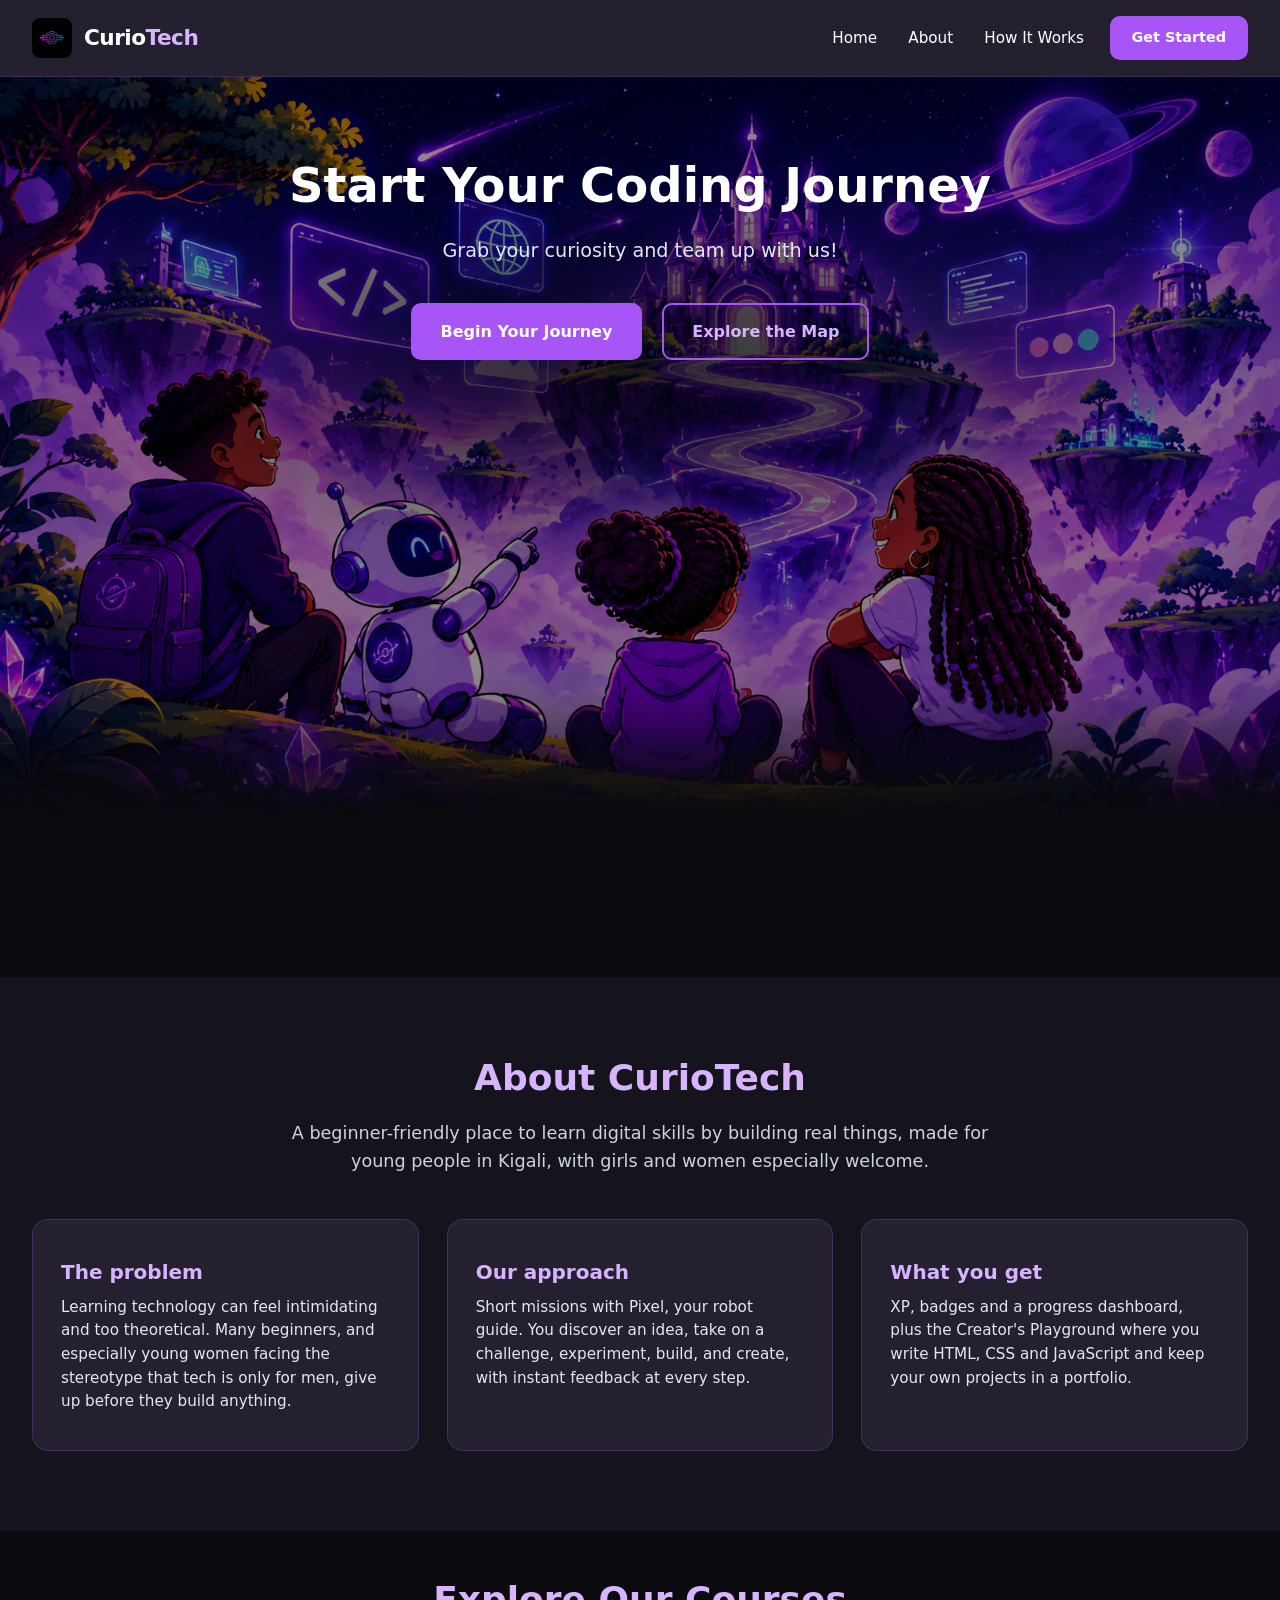
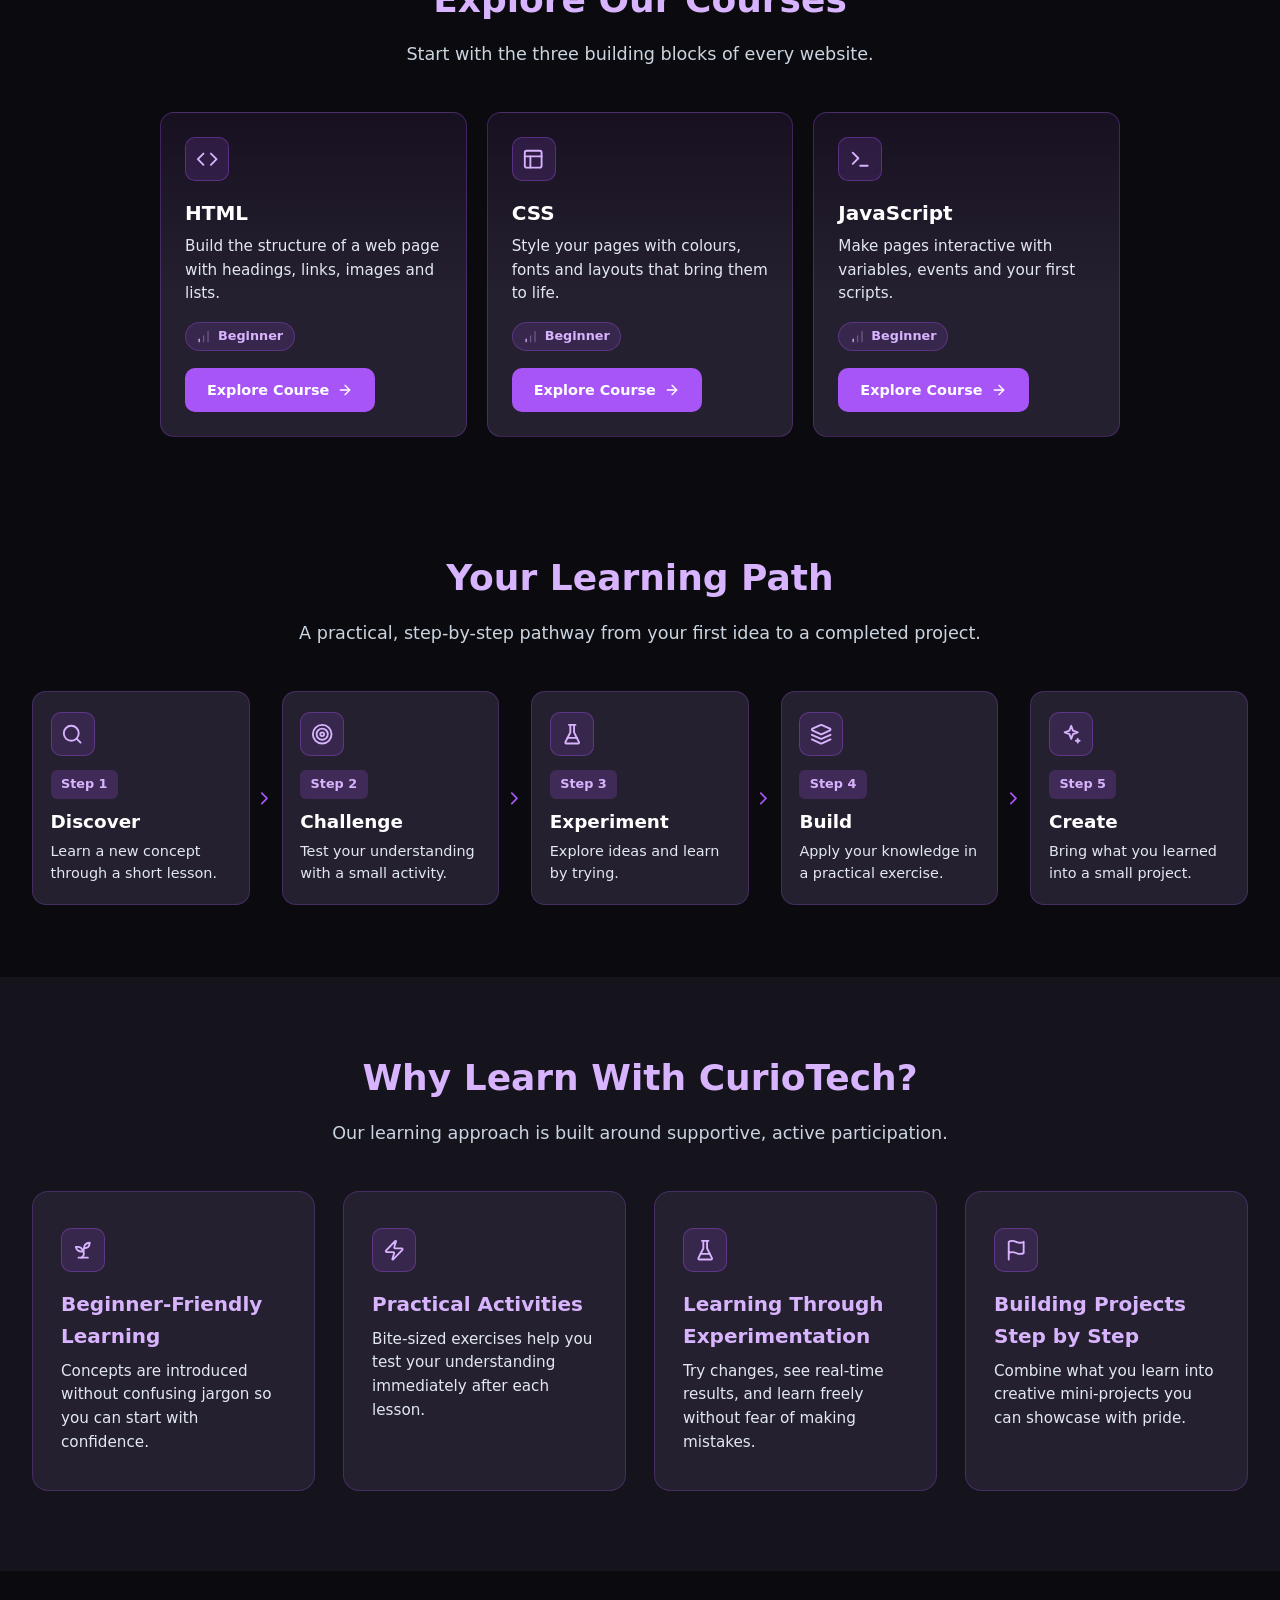
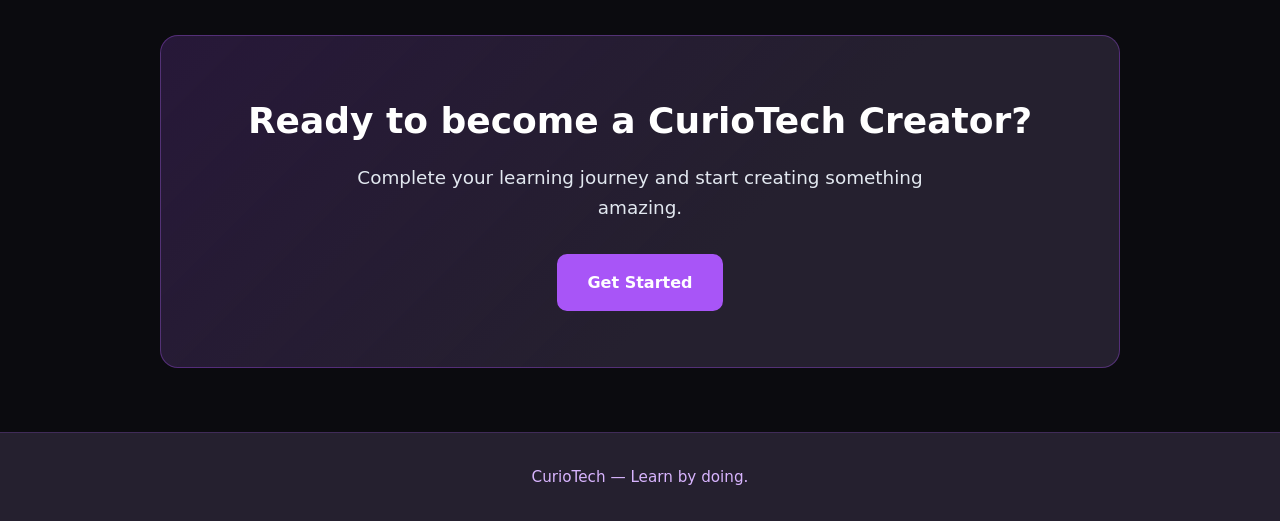
<file: index.html>
<!DOCTYPE html>
<html lang="en">

<head>
  <meta charset="UTF-8">
  <meta name="viewport" content="width=device-width, initial-scale=1.0">
  <title>CurioTech</title>
  <link rel="icon" href="assets/images/logo.png" type="image/png">
  <!-- Shared stylesheet containing brand colors, typography, and responsive styles -->
  <link rel="stylesheet" href="css/styles.css">
  <!-- Homepage-only refinements (responsive menu, course cards, learning path) -->
  <link rel="stylesheet" href="css/home.css">
  <noscript>
    <style>
      /* Without JavaScript the hamburger cannot open, so keep the links visible. */
      .home-header .menu-toggle { display: none; }
      .home-header .site-nav { display: flex; position: static; flex-wrap: wrap; border: 0; padding: 0; }
    </style>
  </noscript>
</head>

<body>

  <!-- Site Header & Navigation -->
  <header class="site-header home-header" id="site-header">
    <div class="container">
      <a href="#hero" class="brand" aria-label="CurioTech Home">
        <img src="assets/images/logo.png" alt="CurioTech logo" class="brand-logo">
        <span class="brand-name">Curio<span>Tech</span></span>
      </a>
      <!-- Hamburger button: only visible on tablet and mobile widths -->
      <button type="button" class="menu-toggle" id="menu-toggle" aria-controls="site-nav" aria-expanded="false"
        aria-label="Open menu">
        <svg class="icon icon-menu" viewBox="0 0 24 24" aria-hidden="true" focusable="false">
          <line x1="4" x2="20" y1="6" y2="6" />
          <line x1="4" x2="20" y1="12" y2="12" />
          <line x1="4" x2="20" y1="18" y2="18" />
        </svg>
        <svg class="icon icon-close" viewBox="0 0 24 24" aria-hidden="true" focusable="false">
          <path d="M18 6 6 18" />
          <path d="m6 6 12 12" />
        </svg>
      </button>
      <nav class="site-nav" id="site-nav" aria-label="Main navigation">
        <a href="#hero" class="nav-link">Home</a>
        <a href="#about" class="nav-link">About</a>
        <a href="#how-it-works" class="nav-link">How It Works</a>
        <a href="login.html" class="button button-small">Get Started</a>
      </nav>
    </div>
  </header>

  <!-- Main Content Area -->
  <main>

    <!-- Hero Section -->
    <section class="hero" id="hero"
      style="width: 100%; height: 100vh; background-image: url('assets/images/neon-hero-dark.png'); background-size: cover; background-position: center; ">
      <div class="container">
        <h1 class="hero-title">Start Your Coding Journey</h1>
        <p class="hero-copy">
          Grab your curiosity and team up with us!
        </p>
        <div class="hero-actions">
          <a href="login.html" class="button"> Begin Your Journey</a>
          <a href="#how-it-works" class="button button-secondary">Explore the Map</a>
        </div>
        <!-- <p class="hero-tagline">Discover. Challenge. Experiment. Build. Create.</p> -->
      </div>
    </section>

    <!-- About Section: target of the About link in the header -->
    <section class="benefits home-about" id="about" aria-labelledby="about-heading">
      <div class="container">
        <div class="section-header">
          <h2 class="section-title" id="about-heading">About CurioTech</h2>
          <p class="section-subtitle">A beginner-friendly place to learn digital skills by building real things, made for young people in Kigali, with girls and women especially welcome.</p>
        </div>
        <ul class="benefits-list">
          <li class="benefit-card">
            <h3 class="benefit-title">The problem</h3>
            <p class="benefit-text">Learning technology can feel intimidating and too theoretical. Many beginners, and especially young women facing the stereotype that tech is only for men, give up before they build anything.</p>
          </li>
          <li class="benefit-card">
            <h3 class="benefit-title">Our approach</h3>
            <p class="benefit-text">Short missions with Pixel, your robot guide. You discover an idea, take on a challenge, experiment, build, and create, with instant feedback at every step.</p>
          </li>
          <li class="benefit-card">
            <h3 class="benefit-title">What you get</h3>
            <p class="benefit-text">XP, badges and a progress dashboard, plus the Creator's Playground where you write HTML, CSS and JavaScript and keep your own projects in a portfolio.</p>
          </li>
        </ul>
      </div>
    </section>

    <!-- Explore Our Courses Section: three beginner courses, all leading to the Adventure Map -->
    <section class="home-courses" id="courses" aria-labelledby="courses-heading">
      <div class="container">
        <div class="section-header">
          <h2 class="section-title" id="courses-heading">Explore Our Courses</h2>
          <p class="section-subtitle">Start with the three building blocks of every website.</p>
        </div>
        <ul class="hc-grid">
          <li class="hc-card">
            <span class="hc-icon" aria-hidden="true">
              <svg class="icon" viewBox="0 0 24 24" focusable="false">
                <polyline points="16 18 22 12 16 6" />
                <polyline points="8 6 2 12 8 18" />
              </svg>
            </span>
            <h3 class="hc-title">HTML</h3>
            <p class="hc-text">Build the structure of a web page with headings, links, images and lists.</p>
            <p class="hc-level">
              <svg class="icon" viewBox="0 0 24 24" aria-hidden="true" focusable="false">
                <path d="M5 20v-4" />
                <path d="M12 20v-9" opacity="0.35" />
                <path d="M19 20V4" opacity="0.35" />
              </svg>
              Beginner
            </p>
            <a href="adventure.html" class="button button-small hc-action">
              Explore Course
              <svg class="icon" viewBox="0 0 24 24" aria-hidden="true" focusable="false">
                <path d="M5 12h14" />
                <path d="m12 5 7 7-7 7" />
              </svg>
            </a>
          </li>
          <li class="hc-card">
            <span class="hc-icon" aria-hidden="true">
              <svg class="icon" viewBox="0 0 24 24" focusable="false">
                <rect width="18" height="18" x="3" y="3" rx="2" />
                <path d="M3 9h18" />
                <path d="M9 21V9" />
              </svg>
            </span>
            <h3 class="hc-title">CSS</h3>
            <p class="hc-text">Style your pages with colours, fonts and layouts that bring them to life.</p>
            <p class="hc-level">
              <svg class="icon" viewBox="0 0 24 24" aria-hidden="true" focusable="false">
                <path d="M5 20v-4" />
                <path d="M12 20v-9" opacity="0.35" />
                <path d="M19 20V4" opacity="0.35" />
              </svg>
              Beginner
            </p>
            <a href="adventure.html" class="button button-small hc-action">
              Explore Course
              <svg class="icon" viewBox="0 0 24 24" aria-hidden="true" focusable="false">
                <path d="M5 12h14" />
                <path d="m12 5 7 7-7 7" />
              </svg>
            </a>
          </li>
          <li class="hc-card">
            <span class="hc-icon" aria-hidden="true">
              <svg class="icon" viewBox="0 0 24 24" focusable="false">
                <polyline points="4 17 10 11 4 5" />
                <line x1="12" x2="20" y1="19" y2="19" />
              </svg>
            </span>
            <h3 class="hc-title">JavaScript</h3>
            <p class="hc-text">Make pages interactive with variables, events and your first scripts.</p>
            <p class="hc-level">
              <svg class="icon" viewBox="0 0 24 24" aria-hidden="true" focusable="false">
                <path d="M5 20v-4" />
                <path d="M12 20v-9" opacity="0.35" />
                <path d="M19 20V4" opacity="0.35" />
              </svg>
              Beginner
            </p>
            <a href="adventure.html" class="button button-small hc-action">
              Explore Course
              <svg class="icon" viewBox="0 0 24 24" aria-hidden="true" focusable="false">
                <path d="M5 12h14" />
                <path d="m12 5 7 7-7 7" />
              </svg>
            </a>
          </li>
        </ul>
      </div>
    </section>

    <!-- Your Learning Path Section (the 5 CurioTech steps). Keeps id="how-it-works" for existing links. -->
    <section class="journey home-path" id="how-it-works" aria-labelledby="path-heading">
      <div class="container">
        <div class="section-header">
          <h2 class="section-title" id="path-heading">Your Learning Path</h2>
          <p class="section-subtitle">A practical, step-by-step pathway from your first idea to a completed project.</p>
        </div>
        <ol class="hp-list">
          <!-- Step 1: Discover -->
          <li class="hp-step">
            <span class="hp-icon" aria-hidden="true">
              <svg class="icon" viewBox="0 0 24 24" focusable="false">
                <circle cx="11" cy="11" r="8" />
                <path d="m21 21-4.3-4.3" />
              </svg>
            </span>
            <div class="hp-body">
              <span class="step-number">Step 1</span>
              <h3 class="hp-title">Discover</h3>
              <p class="hp-text">Learn a new concept through a short lesson.</p>
            </div>
            <span class="hp-arrow" aria-hidden="true">
              <svg class="icon" viewBox="0 0 24 24" focusable="false"><path d="m9 18 6-6-6-6" /></svg>
            </span>
          </li>

          <!-- Step 2: Challenge -->
          <li class="hp-step">
            <span class="hp-icon" aria-hidden="true">
              <svg class="icon" viewBox="0 0 24 24" focusable="false">
                <circle cx="12" cy="12" r="10" />
                <circle cx="12" cy="12" r="6" />
                <circle cx="12" cy="12" r="2" />
              </svg>
            </span>
            <div class="hp-body">
              <span class="step-number">Step 2</span>
              <h3 class="hp-title">Challenge</h3>
              <p class="hp-text">Test your understanding with a small activity.</p>
            </div>
            <span class="hp-arrow" aria-hidden="true">
              <svg class="icon" viewBox="0 0 24 24" focusable="false"><path d="m9 18 6-6-6-6" /></svg>
            </span>
          </li>

          <!-- Step 3: Experiment -->
          <li class="hp-step">
            <span class="hp-icon" aria-hidden="true">
              <svg class="icon" viewBox="0 0 24 24" focusable="false">
                <path d="M10 2v7.527a2 2 0 0 1-.211.896L4.72 20.55a1 1 0 0 0 .9 1.45h12.76a1 1 0 0 0 .9-1.45l-5.069-10.127A2 2 0 0 1 14 9.527V2" />
                <path d="M8.5 2h7" />
                <path d="M7 16h10" />
              </svg>
            </span>
            <div class="hp-body">
              <span class="step-number">Step 3</span>
              <h3 class="hp-title">Experiment</h3>
              <p class="hp-text">Explore ideas and learn by trying.</p>
            </div>
            <span class="hp-arrow" aria-hidden="true">
              <svg class="icon" viewBox="0 0 24 24" focusable="false"><path d="m9 18 6-6-6-6" /></svg>
            </span>
          </li>

          <!-- Step 4: Build -->
          <li class="hp-step">
            <span class="hp-icon" aria-hidden="true">
              <svg class="icon" viewBox="0 0 24 24" focusable="false">
                <path d="m12.83 2.18a2 2 0 0 0-1.66 0L2.6 6.08a1 1 0 0 0 0 1.83l8.58 3.91a2 2 0 0 0 1.66 0l8.58-3.9a1 1 0 0 0 0-1.83Z" />
                <path d="m22 17.65-9.17 4.16a2 2 0 0 1-1.66 0L2 17.65" />
                <path d="m22 12.65-9.17 4.16a2 2 0 0 1-1.66 0L2 12.65" />
              </svg>
            </span>
            <div class="hp-body">
              <span class="step-number">Step 4</span>
              <h3 class="hp-title">Build</h3>
              <p class="hp-text">Apply your knowledge in a practical exercise.</p>
            </div>
            <span class="hp-arrow" aria-hidden="true">
              <svg class="icon" viewBox="0 0 24 24" focusable="false"><path d="m9 18 6-6-6-6" /></svg>
            </span>
          </li>

          <!-- Step 5: Create -->
          <li class="hp-step">
            <span class="hp-icon" aria-hidden="true">
              <svg class="icon" viewBox="0 0 24 24" focusable="false">
                <path d="M12 3l1.9 5.1L19 10l-5.1 1.9L12 17l-1.9-5.1L5 10l5.1-1.9z" />
                <path d="M19 17v4" />
                <path d="M17 19h4" />
              </svg>
            </span>
            <div class="hp-body">
              <span class="step-number">Step 5</span>
              <h3 class="hp-title">Create</h3>
              <p class="hp-text">Bring what you learned into a small project.</p>
            </div>
          </li>
        </ol>
      </div>
    </section>

    <!-- Benefits Section -->
    <section class="benefits" id="benefits">
      <div class="container">
        <div class="section-header">
          <h2 class="section-title">Why Learn With CurioTech?</h2>
          <p class="section-subtitle">Our learning approach is built around supportive, active participation.</p>
        </div>
        <ul class="benefits-list">
          <li class="benefit-card">
            <span class="benefit-icon" aria-hidden="true">
              <svg class="icon" viewBox="0 0 24 24" focusable="false">
                <path d="M7 20h10" />
                <path d="M10 20c5.5-2.5.8-6.4 3-10" />
                <path d="M9.5 9.4c1.1.8 1.8 2.2 2.3 3.7-2 .4-3.5.4-4.8-.3-1.2-.6-2.3-1.9-3-4.2 2.8-.5 4.4 0 5.5.8z" />
                <path d="M14.1 6a7 7 0 0 0-1.1 4c1.9-.1 3.3-.6 4.3-1.4 1-1 1.6-2.3 1.7-4.6-2.7.1-4 1-4.9 2z" />
              </svg>
            </span>
            <h3 class="benefit-title">Beginner-Friendly Learning</h3>
            <p class="benefit-text">Concepts are introduced without confusing jargon so you can start with confidence.
            </p>
          </li>
          <li class="benefit-card">
            <span class="benefit-icon" aria-hidden="true">
              <svg class="icon" viewBox="0 0 24 24" focusable="false">
                <path d="M4 14a1 1 0 0 1-.78-1.63l9.9-10.2a.5.5 0 0 1 .86.46l-1.92 6.02A1 1 0 0 0 13 10h7a1 1 0 0 1 .78 1.63l-9.9 10.2a.5.5 0 0 1-.86-.46l1.92-6.02A1 1 0 0 0 11 14z" />
              </svg>
            </span>
            <h3 class="benefit-title">Practical Activities</h3>
            <p class="benefit-text">Bite-sized exercises help you test your understanding immediately after each lesson.
            </p>
          </li>
          <li class="benefit-card">
            <span class="benefit-icon" aria-hidden="true">
              <svg class="icon" viewBox="0 0 24 24" focusable="false">
                <path d="M10 2v7.527a2 2 0 0 1-.211.896L4.72 20.55a1 1 0 0 0 .9 1.45h12.76a1 1 0 0 0 .9-1.45l-5.069-10.127A2 2 0 0 1 14 9.527V2" />
                <path d="M8.5 2h7" />
                <path d="M7 16h10" />
              </svg>
            </span>
            <h3 class="benefit-title">Learning Through Experimentation</h3>
            <p class="benefit-text">Try changes, see real-time results, and learn freely without fear of making
              mistakes.</p>
          </li>
          <li class="benefit-card">
            <span class="benefit-icon" aria-hidden="true">
              <svg class="icon" viewBox="0 0 24 24" focusable="false">
                <path d="M4 15s1-1 4-1 5 2 8 2 4-1 4-1V3s-1 1-4 1-5-2-8-2-4 1-4 1z" />
                <line x1="4" x2="4" y1="22" y2="15" />
              </svg>
            </span>
            <h3 class="benefit-title">Building Projects Step by Step</h3>
            <p class="benefit-text">Combine what you learn into creative mini-projects you can showcase with pride.</p>
          </li>
        </ul>
      </div>
    </section>

    <!-- Final Call to Action Section -->
    <section class="cta-section">
      <div class="container">
        <div class="cta-box">
          <h2 class="cta-title">Ready to become a CurioTech Creator?</h2>
          <p class="cta-copy">Complete your learning journey and start creating something amazing.</p>
          <a href="login.html" class="button">Get Started</a>
        </div>
      </div>
    </section>

  </main>

  <!-- Site Footer -->
  <footer class="site-footer">
    <div class="container">
      <p class="footer-text">CurioTech &mdash; Learn by doing.</p>
    </div>
  </footer>

  <!-- Phase 2 JavaScript connection -->
  <script src="js/main.js"></script>
  <script src="js/home.js"></script>
</body>

</html>
</file>
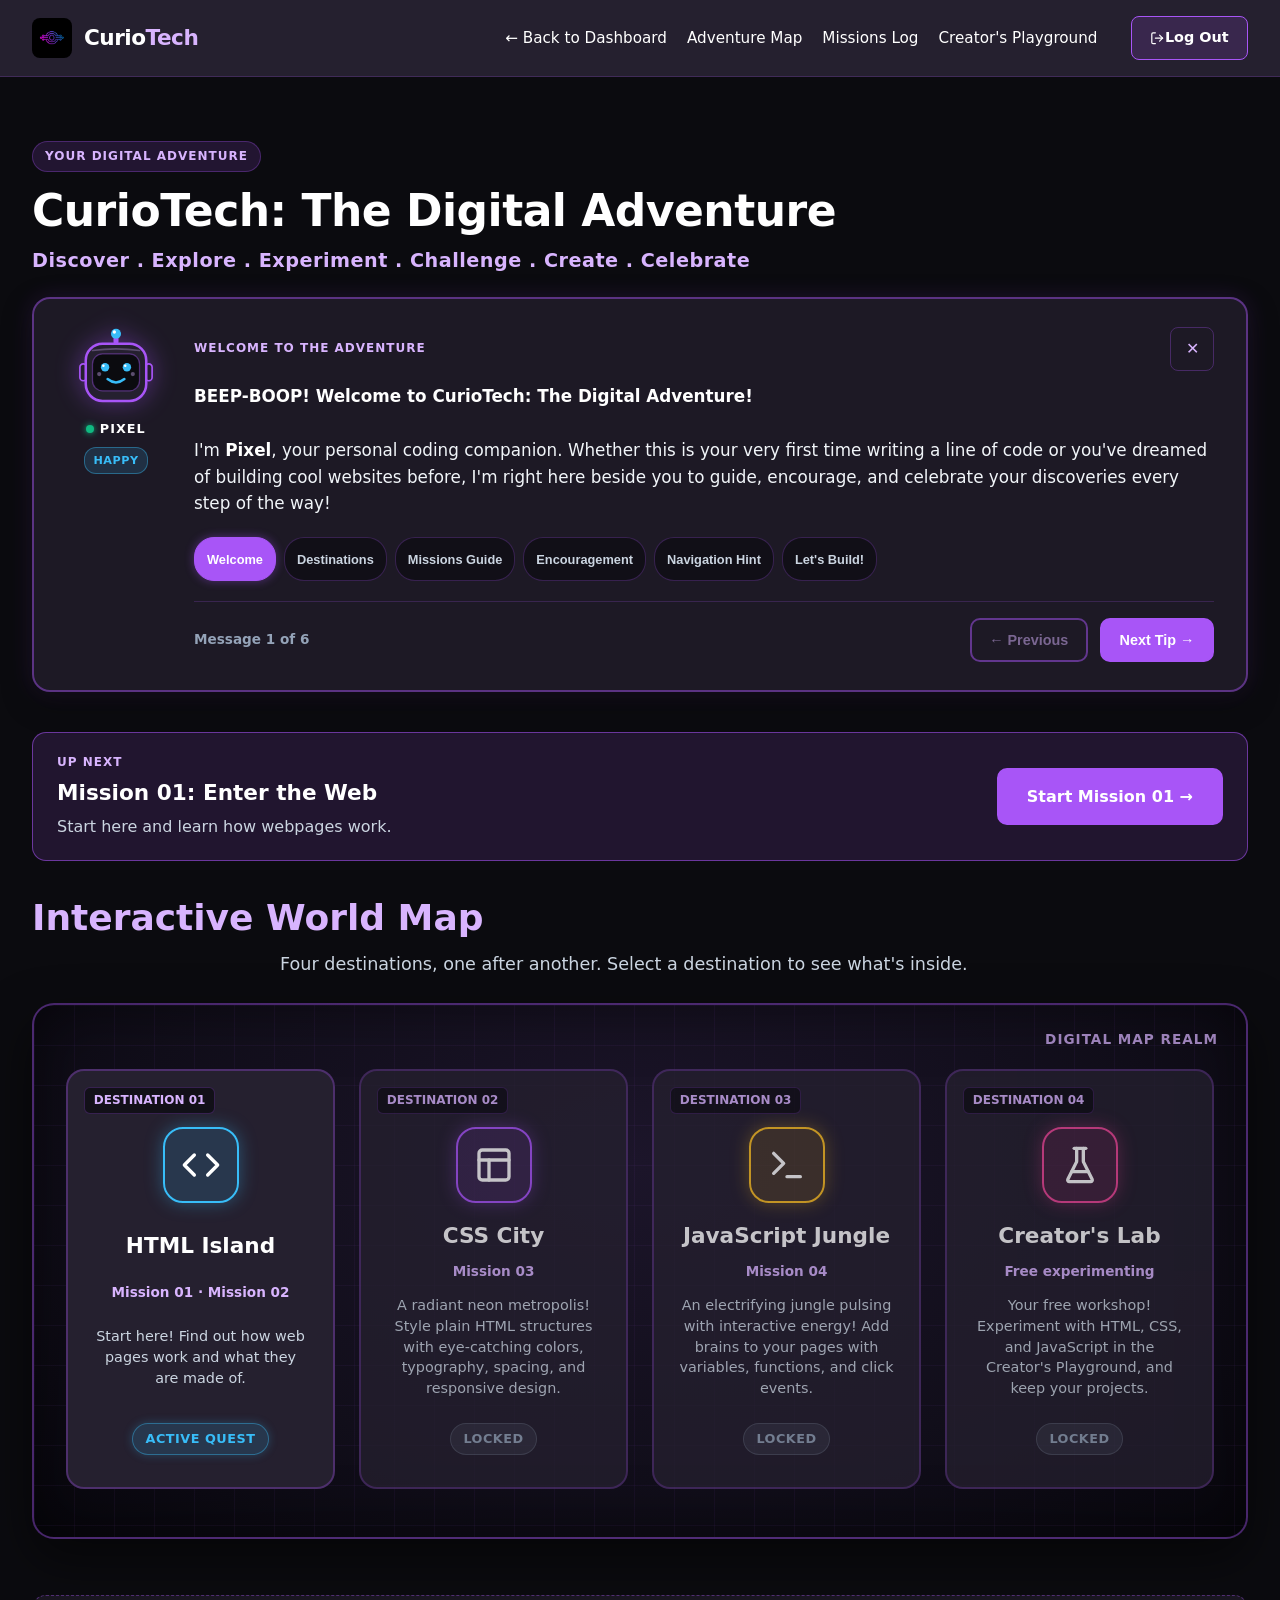
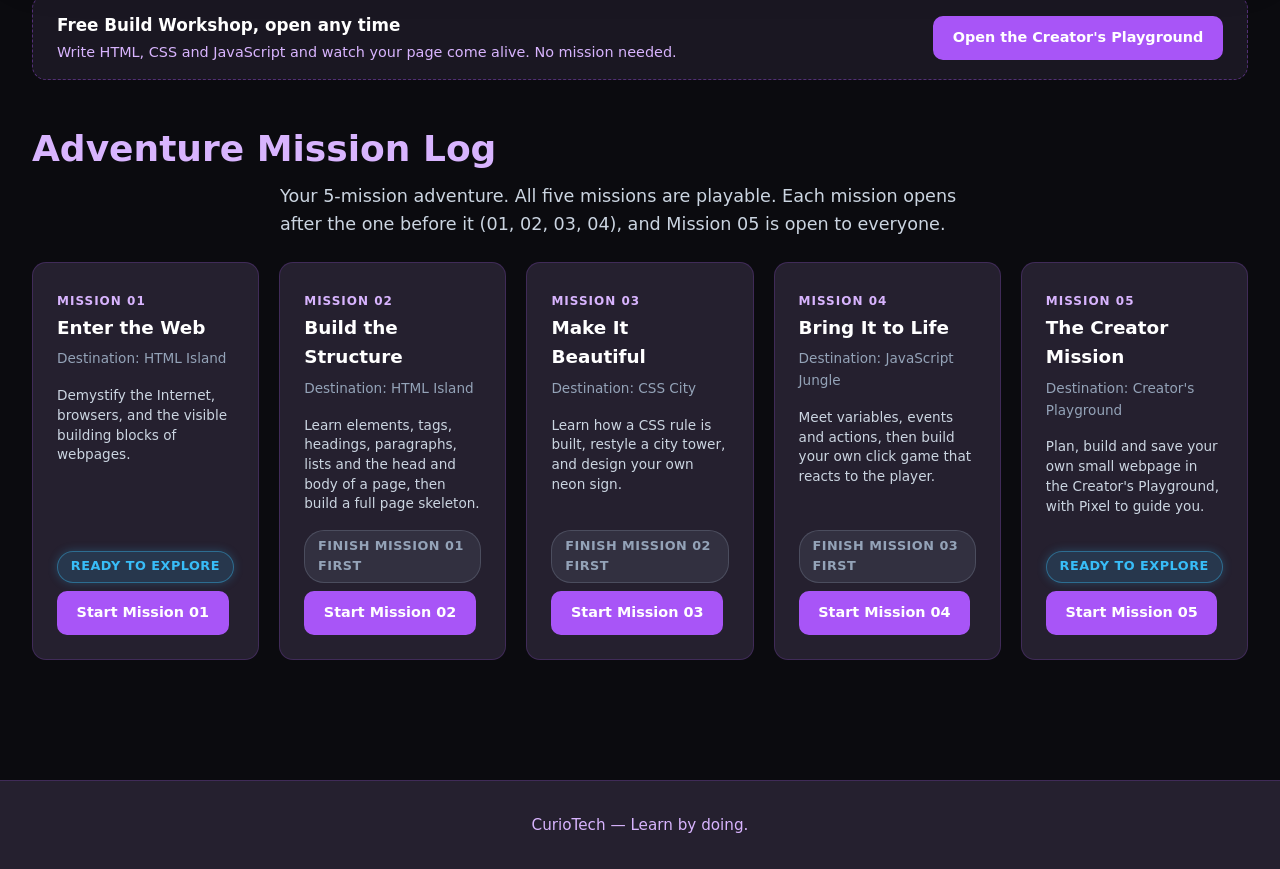
<file: adventure.html>
<!DOCTYPE html>
<html lang="en">

<head>
  <meta charset="UTF-8">
  <meta name="viewport" content="width=device-width, initial-scale=1.0">
  <title>CurioTech: The Digital Adventure — World Map</title>
  <link rel="icon" href="assets/images/logo.png" type="image/png">
  <!-- Shared stylesheet across the CurioTech platform -->
  <link rel="stylesheet" href="css/styles.css">
</head>

<body>

  <!-- Adventure Header & Navigation -->
  <header class="site-header">
    <div class="container">
      <a href="dashboard.html" class="brand" aria-label="CurioTech Dashboard">
        <img src="assets/images/logo.png" alt="CurioTech logo" class="brand-logo">
        <span class="brand-name">Curio<span>Tech</span></span>
      </a>
      <nav class="site-nav" aria-label="Adventure navigation">
        <a href="dashboard.html" class="nav-link">← Back to Dashboard</a>
        <a href="#adventure-map" class="nav-link">Adventure Map</a>
        <a href="#missions-summary" class="nav-link">Missions Log</a>
        <a href="playground.html" class="nav-link">Creator's Playground</a>
        <a href="login.html" class="nav-home-btn" title="Log out (your saved work stays in this browser)"><svg class="svg-icon" viewBox="0 0 24 24" aria-hidden="true" focusable="false"><path d="M9 21H5a2 2 0 0 1-2-2V5a2 2 0 0 1 2-2h4"/><polyline points="16 17 21 12 16 7"/><line x1="21" x2="9" y1="12" y2="12"/></svg>Log Out</a>
      </nav>
    </div>
  </header>

  <!-- Main Adventure Content -->
  <main class="dashboard-main">
    <div class="container">

      <!-- 1. Adventure Hero & Pixel Companion Banner -->
      <section class="adventure-hero-section" aria-labelledby="adventure-heading" style="margin-top: 1.5rem;">
        <span class="badge-journey">YOUR DIGITAL ADVENTURE</span>
        <h1 id="adventure-heading" class="adventure-title">CurioTech: The Digital Adventure</h1>
        <p class="adventure-tagline">Discover . Explore . Experiment . Challenge . Create . Celebrate</p>

        <!-- Pixel Mascot Interactive Companion & Dialogue Station (Stage 4.2) -->
        <div id="pixel-dialogue-station" class="pixel-dialogue-card" role="region" aria-label="Pixel Companion Dialogue">
          
          <!-- Avatar & Status Column -->
          <div class="pixel-avatar-col">
            <div id="pixel-avatar-wrapper" class="pixel-svg-avatar" data-expression="happy" aria-label="Pixel Robot Companion (Expression: Happy)">
              <svg width="84" height="84" viewBox="0 0 100 100" fill="none" xmlns="http://www.w3.org/2000/svg" role="img" aria-hidden="true">
                <!-- Antenna Stem -->
                <rect x="47" y="6" width="6" height="15" rx="3" fill="#A855F7" />
                
                <!-- Ear Modules -->
                <rect x="7" y="44" width="8" height="20" rx="4" fill="#25202F" stroke="#A855F7" stroke-width="2" />
                <rect x="85" y="44" width="8" height="20" rx="4" fill="#25202F" stroke="#A855F7" stroke-width="2" />
                
                <!-- Head Frame -->
                <rect x="14" y="20" width="72" height="68" rx="20" fill="#25202F" stroke="#A855F7" stroke-width="3" />
                <path d="M 22 28 Q 50 24 78 28" stroke="rgba(216, 180, 254, 0.3)" stroke-width="2" stroke-linecap="round" fill="none" />
                
                <!-- Visor Screen -->
                <rect x="22" y="32" width="56" height="44" rx="12" fill="#0B0B0F" stroke="rgba(168, 85, 247, 0.4)" stroke-width="1.5" />
                
                <!-- Antenna LED Top Bulb -->
                <circle cx="50" cy="8" r="6" fill="#38BDF8" />
                <circle cx="48" cy="6" r="2" fill="#FFFFFF" />

                <!-- ================= 1. HAPPY EXPRESSION ================= -->
                <g class="expr-happy">
                  <!-- Bright Cyan Round Eyes -->
                  <circle cx="37" cy="48" r="5" fill="#38BDF8" />
                  <circle cx="35" cy="46" r="1.5" fill="#FFFFFF" />
                  <circle cx="63" cy="48" r="5" fill="#38BDF8" />
                  <circle cx="61" cy="46" r="1.5" fill="#FFFFFF" />
                  <!-- Warm Upward Smile -->
                  <path d="M 40 62 Q 50 70 60 62" stroke="#38BDF8" stroke-width="3" stroke-linecap="round" fill="none" />
                  <!-- Rosy Lavender Cheeks -->
                  <circle cx="30" cy="56" r="2.5" fill="rgba(216, 180, 254, 0.4)" />
                  <circle cx="70" cy="56" r="2.5" fill="rgba(216, 180, 254, 0.4)" />
                </g>

                <!-- ================= 2. THINKING EXPRESSION ================= -->
                <g class="expr-thinking">
                  <!-- Quizzical Raised Left Eye & Focused Right Eye -->
                  <circle cx="37" cy="45" r="5.5" fill="#D8B4FE" />
                  <circle cx="35" cy="43" r="1.5" fill="#FFFFFF" />
                  <line x1="57" y1="50" x2="69" y2="50" stroke="#D8B4FE" stroke-width="3.5" stroke-linecap="round" />
                  <!-- Pondering Small Mouth -->
                  <ellipse cx="50" cy="63" rx="4.5" ry="3" fill="#D8B4FE" />
                  <!-- Thought Bubbles Near Antenna -->
                  <circle cx="64" cy="14" r="3" fill="#D8B4FE" />
                  <circle cx="72" cy="7" r="4.5" fill="#D8B4FE" />
                </g>

                <!-- ================= 3. ENCOURAGING EXPRESSION ================= -->
                <g class="expr-encouraging">
                  <!-- Confident Wink Left & Star-Circle Right -->
                  <path d="M 32 50 Q 37 43 42 50" stroke="#FBBF24" stroke-width="3.5" stroke-linecap="round" fill="none" />
                  <circle cx="63" cy="48" r="5.5" fill="#FBBF24" />
                  <circle cx="61" cy="46" r="1.5" fill="#FFFFFF" />
                  <!-- Encouraging Confident Smile -->
                  <path d="M 42 62 Q 52 69 58 61" stroke="#FBBF24" stroke-width="3" stroke-linecap="round" fill="none" />
                  <!-- Warm Beacon Arc Above Antenna -->
                  <path d="M 38 6 Q 50 1 62 6" stroke="#FBBF24" stroke-width="2" stroke-linecap="round" fill="none" />
                </g>

                <!-- ================= 4. EXCITED EXPRESSION ================= -->
                <g class="expr-excited">
                  <!-- Joyful Sparkle Squint Eyes -->
                  <path d="M 32 51 L 37 44 L 42 51" stroke="#F472B6" stroke-width="3.5" stroke-linecap="round" stroke-linejoin="round" fill="none" />
                  <path d="M 58 51 L 63 44 L 68 51" stroke="#F472B6" stroke-width="3.5" stroke-linecap="round" stroke-linejoin="round" fill="none" />
                  <!-- Open Happy Grin -->
                  <path d="M 39 60 Q 50 73 61 60 Z" fill="#F472B6" stroke="#FFFFFF" stroke-width="1.5" />
                  <!-- Dual Electric Energy Sparks -->
                  <path d="M 35 2 L 42 7" stroke="#A855F7" stroke-width="2.5" stroke-linecap="round" />
                  <path d="M 65 2 L 58 7" stroke="#A855F7" stroke-width="2.5" stroke-linecap="round" />
                </g>
              </svg>
            </div>
            
            <div class="pixel-status-badge">
              <span class="pixel-online-dot"></span>
              <span class="pixel-name">Pixel</span>
            </div>
            <span id="pixel-expression-tag" class="pixel-expression-pill expr-pill-happy">Happy</span>
          </div>

          <!-- Dialogue Area -->
          <div class="pixel-dialogue-body">
            <div class="pixel-dialogue-header">
              <div class="pixel-topic-badge" id="pixel-topic-badge"> WELCOME TO THE ADVENTURE</div>
              <button id="pixel-dismiss-btn" class="pixel-icon-btn" aria-label="Dismiss Pixel's dialogue" title="Dismiss dialogue">✕</button>
            </div>

            <!-- Dynamic Message Container -->
            <div class="pixel-speech-text" id="pixel-message-text" aria-live="polite">
              <!-- Content rendered dynamically by js/pixel.js -->
            </div>

            <!-- Quick Topic Selectors -->
            <div class="pixel-topic-chips" id="pixel-topics-container" aria-label="Dialogue Topics">
              <button class="pixel-topic-chip active" data-topic-index="0"> Welcome</button>
              <button class="pixel-topic-chip" data-topic-index="1"> Destinations</button>
              <button class="pixel-topic-chip" data-topic-index="2"> Missions Guide</button>
              <button class="pixel-topic-chip" data-topic-index="3"> Encouragement</button>
              <button class="pixel-topic-chip" data-topic-index="4"> Navigation Hint</button>
              <button class="pixel-topic-chip" data-topic-index="5"> Let's Build!</button>
            </div>

            <!-- Dialogue Navigation Controls -->
            <div class="pixel-dialogue-footer">
              <div class="pixel-counter" id="pixel-counter">Message 1 of 6</div>
              <div class="pixel-nav-buttons">
                <button id="pixel-prev-btn" class="button button-small button-outline" aria-label="Previous message" disabled>&larr; Previous</button>
                <button id="pixel-next-btn" class="button button-small" aria-label="Next message">Next Tip </button>
              </div>
            </div>
          </div>
        </div>

        <!-- Standby / Reopen Banner when Dialogue is Dismissed -->
        <div id="pixel-reopen-banner" class="pixel-reopen-banner" style="display: none;" role="region" aria-label="Pixel Companion Standby">
          <div class="reopen-inner">
            <span class="reopen-robot-mini" aria-hidden="true"></span>
            <span>Pixel is standing by to assist you.</span>
          </div>
          <button id="pixel-reopen-btn" class="button button-small">Talk to Pixel </button>
        </div>
      </section>

      <!-- Up next: one clear way on to the next mission (filled by js/adventure.js) -->
      <section id="adv-next" class="adv-next" aria-labelledby="adv-next-title">
        <div>
          <p class="adv-next-label">UP NEXT</p>
          <h2 id="adv-next-title" class="adv-next-title">Mission 01: Enter the Web</h2>
          <p id="adv-next-text" class="adv-next-text">Start here and learn how webpages work.</p>
        </div>
        <a id="adv-next-link" href="mission.html" class="button">Start Mission 01 </a>
      </section>

      <!-- 2. 2D Interactive Adventure Map -->
      <section id="adventure-map" class="map-section" aria-labelledby="map-heading">
        <div class="map-section-header">
          <h2 id="map-heading" class="section-title" style="text-align: left; margin-bottom: 0.25rem;">Interactive World Map</h2>
          <p class="section-subtitle" style="text-align: left; margin-bottom: 1.5rem;">Four destinations, one after another. Select a destination to see what's inside.</p>
        </div>

        <div class="adventure-map-card">
          <div class="map-compass" aria-hidden="true">
            
            <span>DIGITAL MAP REALM</span>
          </div>

          <div class="destinations-grid">

            <!-- Destination 01: HTML Island (Unlocked) -->
            <article class="dest-card dest-html" data-dest-id="html-island" tabindex="0" role="button" aria-haspopup="dialog" aria-label="Destination 01: HTML Island. Status: Active Quest. Click to inspect briefing.">
              <span class="dest-order-badge">DESTINATION 01</span>
              <div class="dest-icon-container" aria-hidden="true"><svg class="svg-icon" viewBox="0 0 24 24" aria-hidden="true" focusable="false"><polyline points="16 18 22 12 16 6"/><polyline points="8 6 2 12 8 18"/></svg></div>
              <h3 class="dest-name">HTML Island</h3>
              <div class="dest-mission-label">Mission 01 &middot; Mission 02</div>
              <p class="dest-brief">
                Start here! Find out how web pages work and what they are made of.
              </p>
              <div>
                <span class="dest-status-pill dest-status-active">Active Quest</span>
                <!-- Shown by js/adventure.js once Mission 01 is completed -->
                <span id="html-island-done" class="dest-status-pill dest-status-done" hidden>Mission 01 complete</span>
              </div>
            </article>

            <!-- Destination 02: CSS City (Locked) -->
            <article class="dest-card dest-css locked" data-dest-id="css-city" tabindex="0" role="button" aria-haspopup="dialog" aria-label="Destination 02: CSS City. Status: Locked. Click to inspect briefing.">
              <span class="dest-order-badge">DESTINATION 02</span>
              <div class="dest-icon-container" aria-hidden="true"><svg class="svg-icon" viewBox="0 0 24 24" aria-hidden="true" focusable="false"><rect width="18" height="18" x="3" y="3" rx="2"/><path d="M3 9h18"/><path d="M9 21V9"/></svg></div>
              <h3 class="dest-name">CSS City</h3>
              <div class="dest-mission-label">Mission 03</div>
              <p class="dest-brief">
                A radiant neon metropolis! Style plain HTML structures with eye-catching colors, typography, spacing, and responsive design.
              </p>
              <div>
                <span class="dest-status-pill dest-status-locked">Locked</span>
              </div>
            </article>

            <!-- Destination 03: JavaScript Jungle (Locked) -->
            <article class="dest-card dest-js locked" data-dest-id="js-jungle" tabindex="0" role="button" aria-haspopup="dialog" aria-label="Destination 03: JavaScript Jungle. Status: Locked. Click to inspect briefing.">
              <span class="dest-order-badge">DESTINATION 03</span>
              <div class="dest-icon-container" aria-hidden="true"><svg class="svg-icon" viewBox="0 0 24 24" aria-hidden="true" focusable="false"><polyline points="4 17 10 11 4 5"/><line x1="12" x2="20" y1="19" y2="19"/></svg></div>
              <h3 class="dest-name">JavaScript Jungle</h3>
              <div class="dest-mission-label">Mission 04</div>
              <p class="dest-brief">
                An electrifying jungle pulsing with interactive energy! Add brains to your pages with variables, functions, and click events.
              </p>
              <div>
                <span class="dest-status-pill dest-status-locked">Locked</span>
              </div>
            </article>

            <!-- Destination 04: Creator's Lab (Locked) -->
            <article class="dest-card dest-creator locked" data-dest-id="creator-lab" tabindex="0" role="button" aria-haspopup="dialog" aria-label="Destination 04: Creator's Lab. Status: Locked. Click to inspect briefing.">
              <span class="dest-order-badge">DESTINATION 04</span>
              <div class="dest-icon-container" aria-hidden="true"><svg class="svg-icon" viewBox="0 0 24 24" aria-hidden="true" focusable="false"><path d="M10 2v7.527a2 2 0 0 1-.211.896L4.72 20.55a1 1 0 0 0 .9 1.45h12.76a1 1 0 0 0 .9-1.45l-5.069-10.127A2 2 0 0 1 14 9.527V2"/><path d="M8.5 2h7"/><path d="M7 16h10"/></svg></div>
              <h3 class="dest-name">Creator's Lab</h3>
              <div class="dest-mission-label">Free experimenting</div>
              <p class="dest-brief">
                Your free workshop! Experiment with HTML, CSS, and JavaScript in the Creator's Playground, and keep your projects.
              </p>
              <div>
                <span class="dest-status-pill dest-status-locked">Locked</span>
              </div>
            </article>

          </div>

        </div>
      </section>

      <!-- Phase 4.5.6: free-play entry to the Creator's Playground (Creator's Lab itself stays locked) -->
      <section id="free-build" class="adv-freebuild" aria-labelledby="free-build-title">
        <div class="adv-freebuild-info">
          
          <div>
            <h2 id="free-build-title" class="adv-freebuild-title">Free Build Workshop, open any time</h2>
            <p id="free-build-desc" class="adv-freebuild-desc">Write HTML, CSS and JavaScript and watch your page come alive. No mission needed.</p>
          </div>
        </div>
        <a href="playground.html" class="button button-small">Open the Creator's Playground</a>
      </section>

      <!-- 3. Missions Log Summary Section -->
      <section id="missions-summary" class="missions-log-section" aria-labelledby="missions-heading">
        <h2 id="missions-heading" class="section-title" style="text-align: left; margin-bottom: 0.25rem;">Adventure Mission Log</h2>
        <p class="section-subtitle" style="text-align: left; margin-bottom: 1.5rem;">Your 5-mission adventure. All five missions are playable. Each mission opens after the one before it (01, 02, 03, 04), and Mission 05 is open to everyone.</p>

        <div class="missions-log-grid">

          <article class="mission-log-card">
            <div>
              <span class="mission-log-number">Mission 01</span>
              <h3 class="mission-log-title">Enter the Web</h3>
              <p class="mission-log-dest">Destination: HTML Island</p>
              <p style="font-size: 0.85rem; color: #CBD5E1; line-height: 1.45;">
                Demystify the Internet, browsers, and the visible building blocks of webpages.
              </p>
            </div>
            <div style="margin-top: 1rem; display: flex; align-items: center; justify-content: space-between; flex-wrap: wrap; gap: 0.5rem;">
              <span id="mission-01-status" class="dest-status-pill dest-status-active">Ready to Explore</span>
              <a id="mission-01-link" href="mission.html" class="button button-small">Start Mission 01 </a>
              <!-- Shown by js/adventure.js once Mission 01 is completed -->
              <a id="mission-01-next" href="mission-02.html" class="button button-small" hidden>Next: Mission 02 </a>
            </div>
          </article>

          <article id="mission-02" class="mission-log-card">
            <div>
              <span class="mission-log-number">Mission 02</span>
              <h3 class="mission-log-title">Build the Structure</h3>
              <p class="mission-log-dest">Destination: HTML Island</p>
              <p style="font-size: 0.85rem; color: #CBD5E1; line-height: 1.45;">
                Learn elements, tags, headings, paragraphs, lists and the head and body of a page, then build a full page skeleton.
              </p>
            </div>
            <div style="margin-top: 1rem; display: flex; align-items: center; justify-content: space-between; flex-wrap: wrap; gap: 0.5rem;">
              <!-- Locked until Mission 01 is completed; js/adventure.js opens it -->
              <span id="mission-02-status" class="dest-status-pill dest-status-locked">Finish Mission 01 first</span>
              <a id="mission-02-link" href="mission-02.html" class="button button-small" hidden>Start Mission 02 </a>
            </div>
          </article>

          <article id="mission-03" class="mission-log-card">
            <div>
              <span class="mission-log-number">Mission 03</span>
              <h3 class="mission-log-title">Make It Beautiful</h3>
              <p class="mission-log-dest">Destination: CSS City</p>
              <p style="font-size: 0.85rem; color: #CBD5E1; line-height: 1.45;">
                Learn how a CSS rule is built, restyle a city tower, and design your own neon sign.
              </p>
            </div>
            <div style="margin-top: 1rem; display: flex; align-items: center; justify-content: space-between; flex-wrap: wrap; gap: 0.5rem;">
              <!-- Locked until Mission 02 is completed; js/adventure.js opens it -->
              <span id="mission-03-status" class="dest-status-pill dest-status-locked">Finish Mission 02 first</span>
              <a id="mission-03-link" href="mission-03.html" class="button button-small" hidden>Start Mission 03 </a>
            </div>
          </article>

          <article id="mission-04" class="mission-log-card">
            <div>
              <span class="mission-log-number">Mission 04</span>
              <h3 class="mission-log-title">Bring It to Life</h3>
              <p class="mission-log-dest">Destination: JavaScript Jungle</p>
              <p style="font-size: 0.85rem; color: #CBD5E1; line-height: 1.45;">
                Meet variables, events and actions, then build your own click game that reacts to the player.
              </p>
            </div>
            <div style="margin-top: 1rem; display: flex; align-items: center; justify-content: space-between; flex-wrap: wrap; gap: 0.5rem;">
              <!-- Locked until Mission 03 is completed; js/adventure.js opens it -->
              <span id="mission-04-status" class="dest-status-pill dest-status-locked">Finish Mission 03 first</span>
              <a id="mission-04-link" href="mission-04.html" class="button button-small" hidden>Start Mission 04  </a>
            </div>
          </article>

          <article id="mission-05" class="mission-log-card">
            <div>
              <span class="mission-log-number">Mission 05</span>
              <h3 class="mission-log-title">The Creator Mission</h3>
              <p class="mission-log-dest">Destination: Creator's Playground</p>
              <p style="font-size: 0.85rem; color: #CBD5E1; line-height: 1.45;">
                Plan, build and save your own small webpage in the Creator's Playground, with Pixel to guide you.
              </p>
            </div>
            <div style="margin-top: 1rem; display: flex; align-items: center; justify-content: space-between; flex-wrap: wrap; gap: 0.5rem;">
              <span id="mission-05-status" class="dest-status-pill dest-status-active">Ready to Explore</span>
              <a id="mission-05-link" href="mission-05.html" class="button button-small">Start Mission 05 </a>
            </div>
          </article>

        </div>
      </section>

    </div>
  </main>

  <!-- Destination Briefing Modal Dialog -->
  <div id="destination-modal" class="dest-modal-overlay" aria-hidden="true" role="dialog" aria-modal="true" aria-labelledby="modal-title">
    <div class="dest-modal-card">
      <button id="modal-close-btn" class="modal-close-btn" aria-label="Close dialog">✕</button>

      <div class="modal-header">
        <div id="modal-icon" class="modal-icon" aria-hidden="true"><svg class="svg-icon" viewBox="0 0 24 24" aria-hidden="true" focusable="false"><polyline points="16 18 22 12 16 6"/><polyline points="8 6 2 12 8 18"/></svg></div>
        <div class="modal-title-box">
          <h3 id="modal-title">HTML Island</h3>
          <span id="modal-badge" class="dest-status-pill dest-status-active">Active Quest</span>
        </div>
      </div>

      <p id="modal-desc" style="color: #CBD5E1; margin-bottom: 1rem; line-height: 1.5;"></p>

      <h4 style="font-size: 0.95rem; color: var(--color-lavender); text-transform: uppercase; letter-spacing: 0.5px; margin-bottom: 0.5rem;">Included Quests:</h4>
      <ul id="modal-missions" class="modal-missions-list"></ul>

      <p id="modal-stage-note" class="modal-stage-note"></p>

      <div class="modal-actions">
        <button id="modal-action-btn" class="button">Explore Destination</button>
        <a id="modal-playground-link" href="playground.html" class="button button-outline" hidden>Try the Playground now</a>
        <a id="modal-mission-link" href="mission-05.html" class="button button-outline" hidden>Start Mission 05</a>
        <button type="button" class="button button-outline" onclick="document.getElementById('modal-close-btn').click()">Close</button>
      </div>
    </div>
  </div>

  <!-- Shared Footer -->
  <footer class="site-footer">
    <div class="container">
      <p class="footer-text">CurioTech &mdash; Learn by doing.</p>
    </div>
  </footer>

  <!-- Scripts -->
  <script src="js/main.js"></script>
  <script src="js/pixel.js"></script>
  <script src="js/adventure.js"></script>
</body>

</html>
</file>
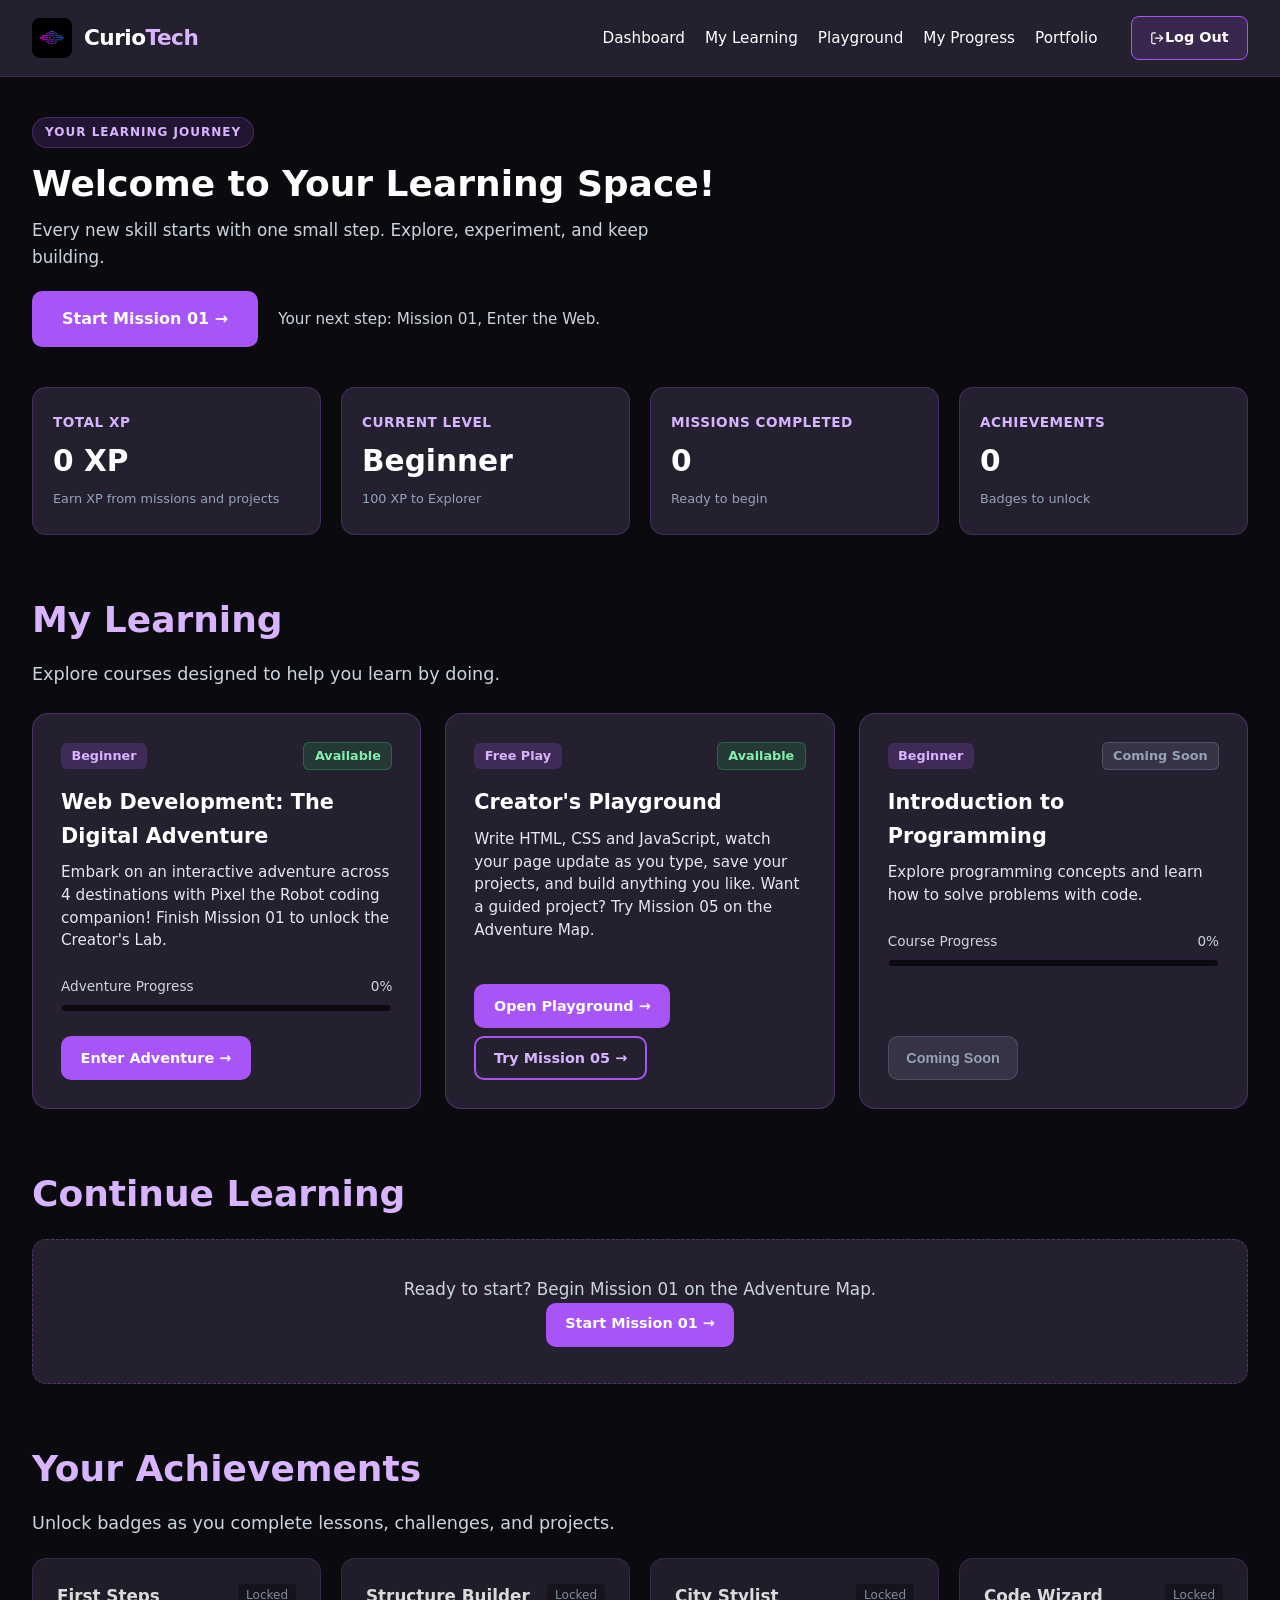
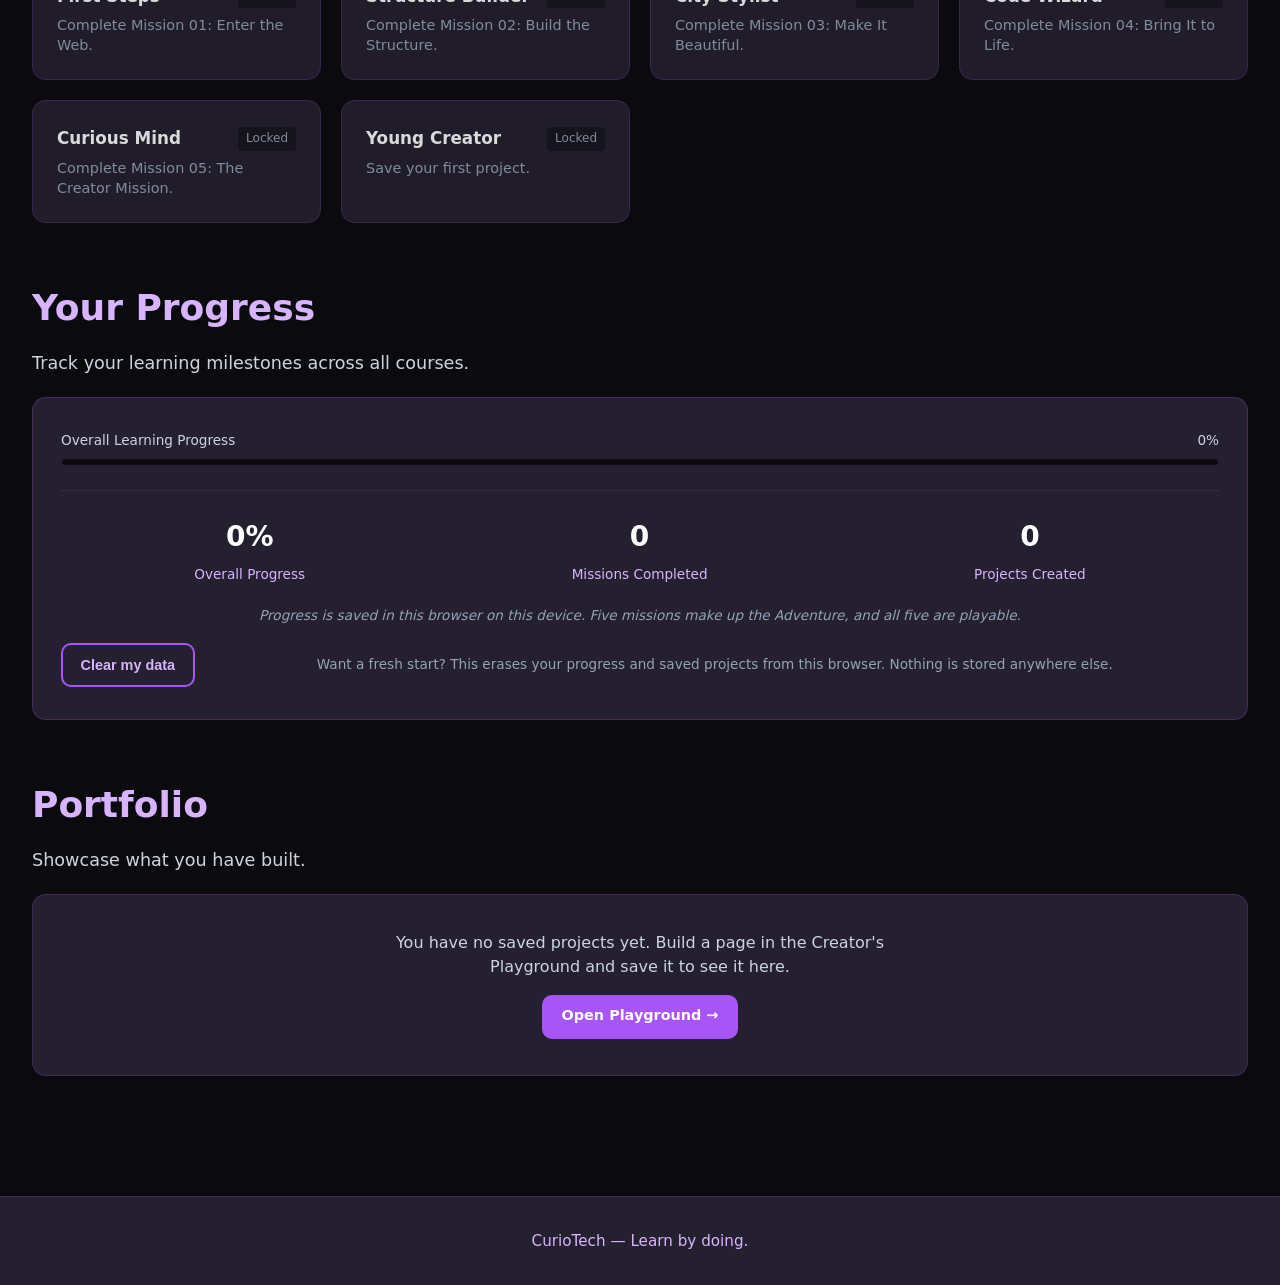
<file: dashboard.html>
<!DOCTYPE html>
<html lang="en">

<head>
  <meta charset="UTF-8">
  <meta name="viewport" content="width=device-width, initial-scale=1.0">
  <title>CurioTech — Learner Dashboard</title>
  <link rel="icon" href="assets/images/logo.png" type="image/png">
  <!-- Shared stylesheet across the CurioTech platform -->
  <link rel="stylesheet" href="css/styles.css">
</head>

<body>

  <!-- Dashboard Header & Navigation -->
  <header class="site-header">
    <div class="container">
      <a href="dashboard.html" class="brand" aria-label="CurioTech Dashboard">
        <img src="assets/images/logo.png" alt="CurioTech logo" class="brand-logo">
        <span class="brand-name">Curio<span>Tech</span></span>
      </a>
      <nav class="site-nav" aria-label="Dashboard navigation">
        <a href="dashboard.html" class="nav-link">Dashboard</a>
        <a href="#my-learning" class="nav-link">My Learning</a>
        <a href="playground.html" class="nav-link">Playground</a>
        <a href="#my-progress" class="nav-link">My Progress</a>
        <a href="#portfolio" class="nav-link">Portfolio</a>
        <a href="login.html" class="nav-home-btn" title="Log out (your saved work stays in this browser)"><svg class="svg-icon" viewBox="0 0 24 24" aria-hidden="true" focusable="false"><path d="M9 21H5a2 2 0 0 1-2-2V5a2 2 0 0 1 2-2h4"/><polyline points="16 17 21 12 16 7"/><line x1="21" x2="9" y1="12" y2="12"/></svg>Log Out</a>
      </nav>
    </div>
  </header>

  <!-- Main Dashboard Content -->
  <main class="dashboard-main">
    <div class="container">

      <!-- 1. Welcome Section -->
      <section class="dashboard-welcome" aria-labelledby="welcome-heading">
        <span class="badge-journey">YOUR LEARNING JOURNEY</span>
        <h1 id="welcome-heading" class="welcome-title">Welcome to Your Learning Space!</h1>
        <p class="welcome-subtitle">
          Every new skill starts with one small step. Explore, experiment, and keep building.
        </p>
        <!-- One clear next step, set by js/dashboard.js from the learner's real progress -->
        <div class="welcome-next">
          <a href="adventure.html" id="dash-hero-next" class="button">Start Mission 01 &rarr;</a>
          <p id="dash-hero-next-note" class="welcome-next-note">Your next step: Mission 01, Enter the Web.</p>
        </div>
      </section>

      <!-- 2. Learning Overview (4 Summary Cards) -->
      <section class="dashboard-section" aria-label="Learning Overview">
        <div class="overview-grid">
          
          <!-- Card 1: Total XP -->
          <article class="overview-card">
            <span class="overview-label">Total XP</span>
            <span class="overview-value" id="dash-xp">0 XP</span>
            <span class="overview-note">Earn XP from missions and projects</span>
          </article>

          <!-- Card 2: Current Level -->
          <article class="overview-card">
            <span class="overview-label">Current Level</span>
            <span class="overview-value" id="dash-level">Beginner</span>
            <span class="overview-note" id="dash-level-note">Starting level</span>
          </article>

          <!-- Card 3: Missions Completed -->
          <article class="overview-card">
            <span class="overview-label">Missions Completed</span>
            <span class="overview-value" id="dash-missions">0</span>
            <span class="overview-note" id="dash-missions-note">Ready to begin</span>
          </article>

          <!-- Card 4: Achievements -->
          <article class="overview-card">
            <span class="overview-label">Achievements</span>
            <span class="overview-value" id="dash-badges">0</span>
            <span class="overview-note">Badges to unlock</span>
          </article>

        </div>
      </section>

      <!-- 3. My Learning Section -->
      <section id="my-learning" class="dashboard-section" aria-labelledby="my-learning-title">
        <div class="section-header" style="text-align: left; margin-bottom: 1rem;">
          <h2 id="my-learning-title" class="section-title">My Learning</h2>
          <p class="section-subtitle" style="margin: 0;">Explore courses designed to help you learn by doing.</p>
        </div>

        <div class="courses-grid">

          <!-- Course 1: The Digital Adventure -->
          <article class="course-card">
            <div class="course-top-meta">
              <span class="tag-level">Beginner</span>
              <span class="tag-status-available">Available</span>
            </div>
            <h3 class="course-title">Web Development: The Digital Adventure</h3>
            <p class="course-description">
              Embark on an interactive adventure across 4 destinations with Pixel the Robot coding companion! Finish Mission 01 to unlock the Creator's Lab.
            </p>
            <div class="course-progress-wrapper">
              <div class="progress-header">
                <span>Adventure Progress</span>
                <span id="dash-adventure-pct">0%</span>
              </div>
              <div class="progress-bar-track" id="dash-adventure-track" role="progressbar" aria-label="Adventure progress" aria-valuenow="0" aria-valuemin="0" aria-valuemax="100">
                <div class="progress-bar-fill" id="dash-adventure-fill" style="width: 0%;"></div>
              </div>
            </div>
            <div class="course-action">
              <a href="adventure.html" id="btn-start-course" class="button button-small">Enter Adventure &rarr;</a>
            </div>
          </article>

          <!-- Creator's Playground: free-play workshop (Phase 4.5.6). No progress bar: independent of the progress logic in js/dashboard.js -->
          <article class="course-card">
            <div>
              <div class="course-top-meta">
                <span class="tag-level">Free Play</span>
                <span class="tag-status-available">Available</span>
              </div>
              <h3 class="course-title">Creator's Playground</h3>
              <p class="course-description">
                Write HTML, CSS and JavaScript, watch your page update as you type, save your projects, and build anything you like. Want a guided project? Try Mission 05 on the Adventure Map.
              </p>
            </div>
            <div class="course-action course-action-pair">
              <a href="playground.html" id="btn-open-playground-card" class="button button-small">Open Playground &rarr;</a>
              <a href="adventure.html#mission-05" id="btn-mission-05-card" class="button button-small button-outline">Try Mission 05 &rarr;</a>
            </div>
          </article>

          <!-- Course 2: Introduction to Programming -->
          <article class="course-card">
            <div class="course-top-meta">
              <span class="tag-level">Beginner</span>
              <span class="tag-status-soon">Coming Soon</span>
            </div>
            <h3 class="course-title">Introduction to Programming</h3>
            <p class="course-description">
              Explore programming concepts and learn how to solve problems with code.
            </p>
            <div class="course-progress-wrapper">
              <div class="progress-header">
                <span>Course Progress</span>
                <span>0%</span>
              </div>
              <div class="progress-bar-track" role="progressbar" aria-valuenow="0" aria-valuemin="0" aria-valuemax="100">
                <div class="progress-bar-fill" style="width: 0%;"></div>
              </div>
            </div>
            <div class="course-action">
              <button type="button" class="button button-small button-disabled" disabled>Coming Soon</button>
            </div>
          </article>

        </div>

        <!-- Feedback notice container when "Start Learning" is clicked -->
        <div id="course-notice" class="course-notice" role="status" aria-live="polite"></div>
      </section>

      <!-- 4. Continue Learning Section (Empty State) -->
      <section class="dashboard-section" aria-labelledby="continue-learning-title">
        <h2 id="continue-learning-title" class="section-title" style="text-align: left; margin-bottom: 0.5rem;">Continue Learning</h2>
        <div class="empty-state-card">
  
          <p class="empty-state-text" id="dash-next-text">
            Ready to start? Begin the Digital Adventure above, or jump into the Creator's Playground any time.
          </p>
          <a href="adventure.html" id="dash-next-link" class="button button-small">Enter Adventure &rarr;</a>
        </div>
      </section>

      <!-- 5. Your Achievements Section -->
      <section class="dashboard-section" aria-labelledby="achievements-title">
        <div class="section-header" style="text-align: left; margin-bottom: 1rem;">
          <h2 id="achievements-title" class="section-title">Your Achievements</h2>
          <p class="section-subtitle" style="margin: 0;">Unlock badges as you complete lessons, challenges, and projects.</p>
        </div>

        <div class="achievements-grid">

          <!-- Badge 1: First Steps -->
          <article class="achievement-card" data-badge="first-steps">
            
            <div class="achievement-info">
              <div class="achievement-header">
                <h3 class="achievement-title">First Steps</h3>
                <span class="achievement-status">Locked</span>
              </div>
              <p class="achievement-desc">Complete Mission 01: Enter the Web.</p>
            </div>
          </article>

          <!-- Badge: Structure Builder -->
          <article class="achievement-card" data-badge="structure-builder">
            <div class="achievement-info">
              <div class="achievement-header">
                <h3 class="achievement-title">Structure Builder</h3>
                <span class="achievement-status">Locked</span>
              </div>
              <p class="achievement-desc">Complete Mission 02: Build the Structure.</p>
            </div>
          </article>

          <!-- Badge: City Stylist -->
          <article class="achievement-card" data-badge="city-stylist">
            <div class="achievement-info">
              <div class="achievement-header">
                <h3 class="achievement-title">City Stylist</h3>
                <span class="achievement-status">Locked</span>
              </div>
              <p class="achievement-desc">Complete Mission 03: Make It Beautiful.</p>
            </div>
          </article>

          <!-- Badge: Code Wizard -->
          <article class="achievement-card" data-badge="code-wizard">
            <div class="achievement-info">
              <div class="achievement-header">
                <h3 class="achievement-title">Code Wizard</h3>
                <span class="achievement-status">Locked</span>
              </div>
              <p class="achievement-desc">Complete Mission 04: Bring It to Life.</p>
            </div>
          </article>

          <!-- Badge 2: Curious Mind -->
          <article class="achievement-card" data-badge="curious-mind">
            <div class="achievement-info">
              <div class="achievement-header">
                <h3 class="achievement-title">Curious Mind</h3>
                <span class="achievement-status">Locked</span>
              </div>
              <p class="achievement-desc">Complete Mission 05: The Creator Mission.</p>
            </div>
          </article>

          <!-- Badge 3: Young Creator -->
          <article class="achievement-card" data-badge="young-creator">
            <div class="achievement-info">
              <div class="achievement-header">
                <h3 class="achievement-title">Young Creator</h3>
                <span class="achievement-status">Locked</span>
              </div>
              <p class="achievement-desc">Save your first project.</p>
            </div>
          </article>

        </div>
      </section>

      <!-- 6. Your Progress Section -->
      <section id="my-progress" class="dashboard-section" aria-labelledby="progress-title">
        <div class="section-header" style="text-align: left; margin-bottom: 1rem;">
          <h2 id="progress-title" class="section-title">Your Progress</h2>
          <p class="section-subtitle" style="margin: 0;">Track your learning milestones across all courses.</p>
        </div>

        <div class="progress-panel">
          <div class="progress-header">
            <span>Overall Learning Progress</span>
            <span id="dash-overall-pct">0%</span>
          </div>
          <div class="progress-bar-track" id="dash-overall-track" role="progressbar" aria-label="Overall learning progress" aria-valuenow="0" aria-valuemin="0" aria-valuemax="100">
            <div class="progress-bar-fill" id="dash-overall-fill" style="width: 0%;"></div>
          </div>

          <div class="progress-stats">
            <div>
              <div class="stat-item-number" id="dash-stat-pct">0%</div>
              <div class="stat-item-label">Overall Progress</div>
            </div>
            <div>
              <div class="stat-item-number" id="dash-stat-missions">0</div>
              <div class="stat-item-label">Missions Completed</div>
            </div>
            <div>
              <div class="stat-item-number" id="dash-stat-projects">0</div>
              <div class="stat-item-label">Projects Created</div>
            </div>
          </div>

          <p class="demo-note-inline">
            <em>Progress is saved in this browser on this device. Five missions make up the Adventure, and all five are playable.</em>
          </p>
          <div class="clear-data">
            <button type="button" id="dash-clear-data" class="button button-outline button-small">Clear my data</button>
            <p id="dash-clear-status" class="demo-note-inline" role="status" aria-live="polite">Want a fresh start? This erases your progress and saved projects from this browser. Nothing is stored anywhere else.</p>
          </div>
        </div>
      </section>

      <!-- 7. Portfolio Section -->
      <section id="portfolio" class="dashboard-section" aria-labelledby="portfolio-title">
        <div class="section-header" style="text-align: left; margin-bottom: 1rem;">
          <h2 id="portfolio-title" class="section-title">Portfolio</h2>
          <p class="section-subtitle" style="margin: 0;">Showcase what you have built.</p>
        </div>

        <div class="portfolio-panel">
          <p class="portfolio-text" id="dash-portfolio-text">
            You have no saved projects yet. Build a page in the Creator's Playground and save it to see it here.
          </p>
          <ul class="portfolio-list" id="dash-portfolio-list" hidden></ul>
          <a href="playground.html" id="dash-portfolio-action" class="button button-small">Open Playground &rarr;</a>
        </div>
      </section>

    </div>
  </main>

  <!-- Site Footer -->
  <footer class="site-footer">
    <div class="container">
      <p class="footer-text">CurioTech &mdash; Learn by doing.</p>
    </div>
  </footer>

  <!-- Base platform scripts and page-specific dashboard interactions -->
  <script src="js/main.js"></script>
  <script src="js/projects.js"></script>
  <script src="js/dashboard.js"></script>
</body>

</html>
</file>
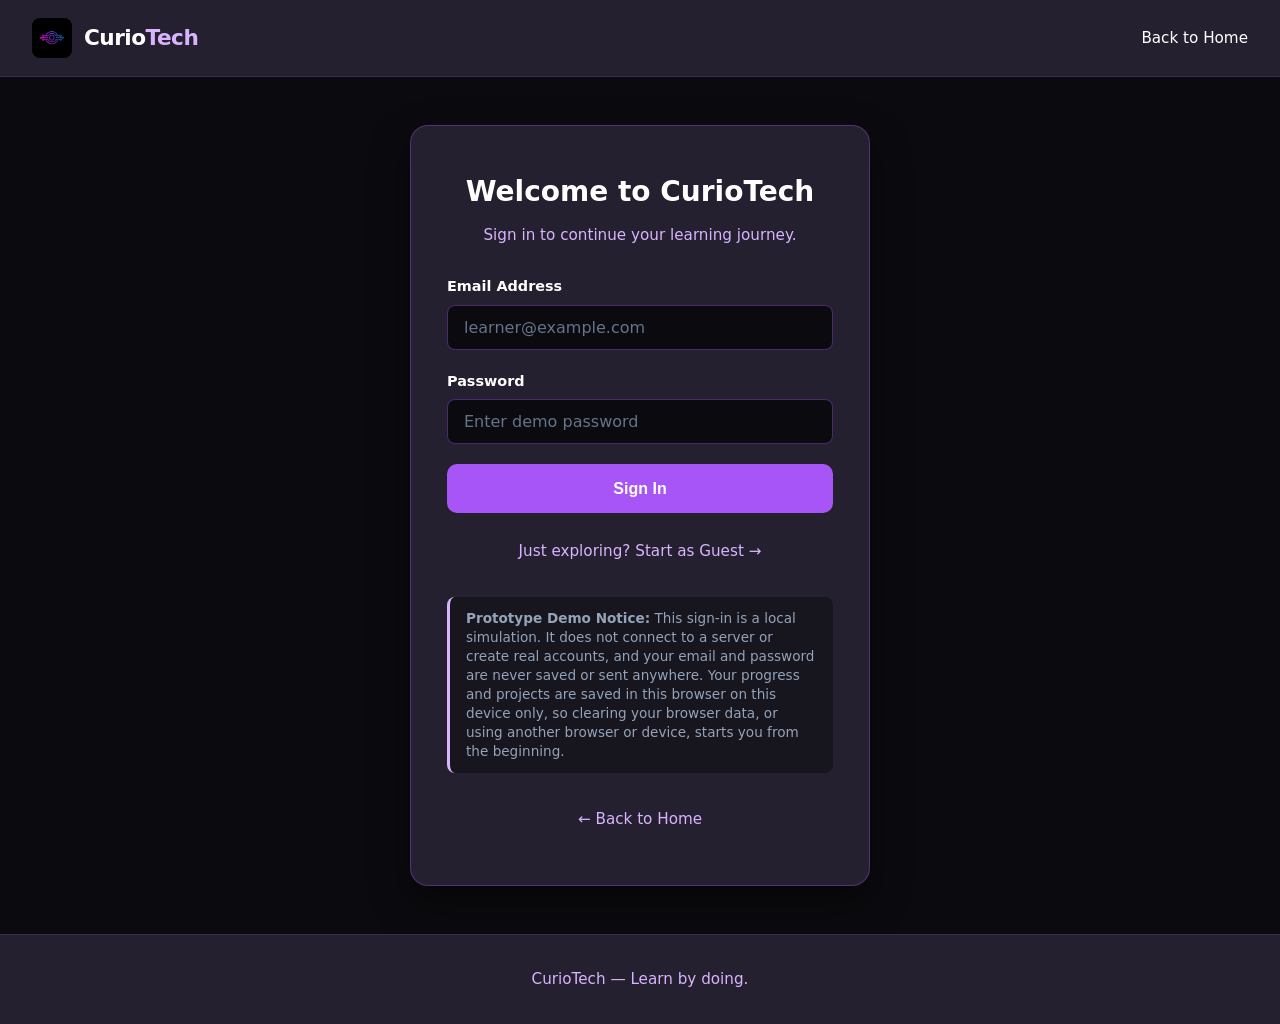
<file: login.html>
<!DOCTYPE html>
<html lang="en">

<head>
  <meta charset="UTF-8">
  <meta name="viewport" content="width=device-width, initial-scale=1.0">
  <title>CurioTech — Get Started</title>
  <link rel="icon" href="assets/images/logo.png" type="image/png">
  <!-- Reusing the shared CurioTech stylesheet -->
  <link rel="stylesheet" href="css/styles.css">
</head>

<body>

  <!-- Site Header -->
  <header class="site-header">
    <div class="container">
      <a href="index.html" class="brand" aria-label="CurioTech Home">
        <img src="assets/images/logo.png" alt="CurioTech logo" class="brand-logo">
        <span class="brand-name">Curio<span>Tech</span></span>
      </a>
      <nav class="site-nav" aria-label="Main navigation">
        <a href="index.html" class="nav-link">Back to Home</a>
      </nav>
    </div>
  </header>

  <!-- Main Login Area -->
  <main class="login-main">
    <section class="login-section">
      <div class="container login-container">
        <div class="login-card">
          
          <div class="login-header">
            <h1 class="login-title">Welcome to CurioTech</h1>
            <p class="login-subtitle">Sign in to continue your learning journey.</p>
          </div>

          <!-- Simulated sign-in form (front-end only: there is no server or account database) -->
          <form id="login-form" class="login-form" novalidate>
            <div class="form-group">
              <label for="email" class="form-label">Email Address</label>
              <input type="email" id="email" name="email" class="form-input" placeholder="learner@example.com" required autocomplete="email">
            </div>

            <div class="form-group">
              <label for="password" class="form-label">Password</label>
              <input type="password" id="password" name="password" class="form-input" placeholder="Enter demo password" required autocomplete="current-password">
            </div>

            <button type="submit" class="button button-full">Sign In</button>
          </form>

          <!-- Feedback message displayed by JavaScript -->
          <div id="login-feedback" class="login-feedback" role="alert" aria-live="polite"></div>

          <!-- Guest entry for anyone who just wants to look around -->
          <p class="login-alt">Just exploring? <a href="dashboard.html" id="guest-start" class="link-back">Start as Guest &rarr;</a></p>

          <!-- Honest notice about what this sign-in is and where progress lives -->
          <div class="demo-note">
            <strong>Prototype Demo Notice:</strong> This sign-in is a local simulation. It does not connect to a server or create real accounts, and your email and password are never saved or sent anywhere. Your progress and projects are saved in this browser on this device only, so clearing your browser data, or using another browser or device, starts you from the beginning.
          </div>

          <p class="login-nav-back">
            <a href="index.html" class="link-back">← Back to Home</a>
          </p>

        </div>
      </div>
    </section>
  </main>

  <!-- Site Footer -->
  <footer class="site-footer">
    <div class="container">
      <p class="footer-text">CurioTech &mdash; Learn by doing.</p>
    </div>
  </footer>

  <script src="js/main.js"></script>
</body>

</html>
</file>
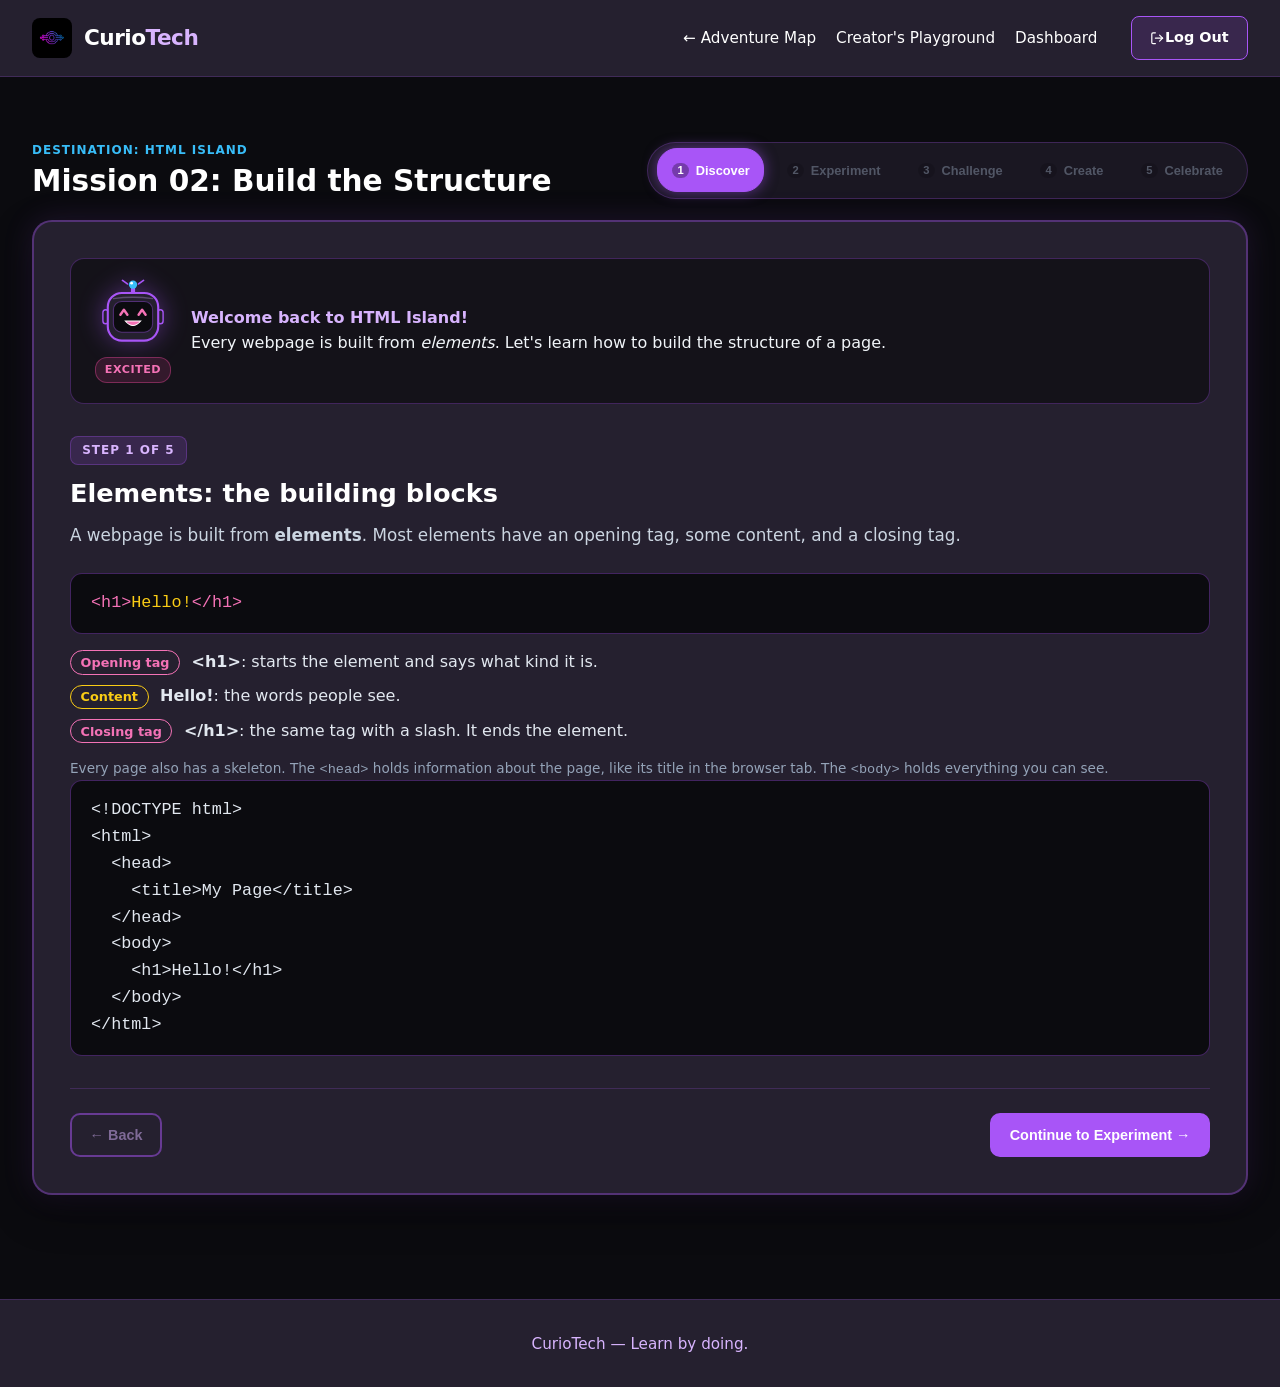
<file: mission-02.html>
<!DOCTYPE html>
<html lang="en">

<head>
  <meta charset="UTF-8">
  <meta name="viewport" content="width=device-width, initial-scale=1.0">
  <title>CurioTech: Mission 02 — Build the Structure</title>
  <link rel="icon" href="assets/images/logo.png" type="image/png">
  <!-- Shared stylesheet across the CurioTech platform -->
  <link rel="stylesheet" href="css/styles.css">
</head>

<body>

  <!-- Site Header & Navigation -->
  <header class="site-header">
    <div class="container">
      <a href="dashboard.html" class="brand" aria-label="CurioTech Dashboard">
        <img src="assets/images/logo.png" alt="CurioTech logo" class="brand-logo">
        <span class="brand-name">Curio<span>Tech</span></span>
      </a>
      <nav class="site-nav" aria-label="Mission navigation">
        <a href="adventure.html" class="nav-link">&larr; Adventure Map</a>
        <a href="playground.html" class="nav-link">Creator's Playground</a>
        <a href="dashboard.html" class="nav-link">Dashboard</a>
        <a href="login.html" class="nav-home-btn" title="Log out (your saved work stays in this browser)"><svg class="svg-icon" viewBox="0 0 24 24" aria-hidden="true" focusable="false"><path d="M9 21H5a2 2 0 0 1-2-2V5a2 2 0 0 1 2-2h4"/><polyline points="16 17 21 12 16 7"/><line x1="21" x2="9" y1="12" y2="12"/></svg>Log Out</a>
      </nav>
    </div>
  </header>

  <!-- Main Mission Workspace -->
  <main class="dashboard-main">
    <div class="container">

      <!-- Mission Title & 6-Step Stepper -->
      <section class="mission-header-bar" aria-label="Mission Header">
        <div class="mission-title-box">
          <span class="mission-dest-badge">DESTINATION: HTML ISLAND</span>
          <h1 class="mission-main-title">Mission 02: Build the Structure</h1>
        </div>

        <nav class="mission-stepper" aria-label="Mission Progress Steps">
          <button type="button" class="step-pill active" data-step="0" aria-current="step"><span class="step-num">1</span> Discover</button>
          <button type="button" class="step-pill" data-step="1" disabled><span class="step-num">2</span> Experiment</button>
          <button type="button" class="step-pill" data-step="2" disabled><span class="step-num">3</span> Challenge</button>
          <button type="button" class="step-pill" data-step="3" disabled><span class="step-num">4</span> Create</button>
          <button type="button" class="step-pill" data-step="4" disabled><span class="step-num">5</span> Celebrate</button>
        </nav>
      </section>

      <!-- Main Mission Card -->
      <article class="mission-card" role="region" aria-label="Mission Content Area">
        <p id="m2-done-banner" class="m5-done-banner" role="status" hidden></p>

        <!-- Pixel Robot Companion Banner -->
        <aside class="mission-pixel-banner" aria-label="Pixel Mascot Companion">
          <div class="pixel-avatar-col" style="width: auto;">
            <div id="m2-pixel-avatar" class="pixel-svg-avatar" data-expression="excited" style="width: 70px; height: 70px;" aria-label="Pixel Mascot (Expression: Excited)">
              <svg width="70" height="70" viewBox="0 0 100 100" fill="none" xmlns="http://www.w3.org/2000/svg" role="img" aria-hidden="true">
                <rect x="47" y="6" width="6" height="15" rx="3" fill="#A855F7" />
                <rect x="7" y="44" width="8" height="20" rx="4" fill="#25202F" stroke="#A855F7" stroke-width="2" />
                <rect x="85" y="44" width="8" height="20" rx="4" fill="#25202F" stroke="#A855F7" stroke-width="2" />
                <rect x="14" y="20" width="72" height="68" rx="20" fill="#25202F" stroke="#A855F7" stroke-width="3" />
                <path d="M 22 28 Q 50 24 78 28" stroke="rgba(216, 180, 254, 0.3)" stroke-width="2" stroke-linecap="round" fill="none" />
                <rect x="22" y="32" width="56" height="44" rx="12" fill="#0B0B0F" stroke="rgba(168, 85, 247, 0.4)" stroke-width="1.5" />
                <circle cx="50" cy="8" r="6" fill="#38BDF8" />
                <circle cx="48" cy="6" r="2" fill="#FFFFFF" />

                <g class="expr-happy">
                  <circle cx="37" cy="48" r="5" fill="#38BDF8" />
                  <circle cx="35" cy="46" r="1.5" fill="#FFFFFF" />
                  <circle cx="63" cy="48" r="5" fill="#38BDF8" />
                  <circle cx="61" cy="46" r="1.5" fill="#FFFFFF" />
                  <path d="M 40 62 Q 50 70 60 62" stroke="#38BDF8" stroke-width="3" stroke-linecap="round" fill="none" />
                  <circle cx="30" cy="56" r="2.5" fill="rgba(216, 180, 254, 0.4)" />
                  <circle cx="70" cy="56" r="2.5" fill="rgba(216, 180, 254, 0.4)" />
                </g>

                <g class="expr-thinking">
                  <circle cx="37" cy="45" r="5.5" fill="#D8B4FE" />
                  <circle cx="35" cy="43" r="1.5" fill="#FFFFFF" />
                  <line x1="57" y1="50" x2="69" y2="50" stroke="#D8B4FE" stroke-width="3.5" stroke-linecap="round" />
                  <ellipse cx="50" cy="63" rx="4.5" ry="3" fill="#D8B4FE" />
                  <circle cx="64" cy="14" r="3" fill="#D8B4FE" />
                  <circle cx="72" cy="7" r="4.5" fill="#D8B4FE" />
                </g>

                <g class="expr-encouraging">
                  <path d="M 32 50 Q 37 43 42 50" stroke="#FBBF24" stroke-width="3.5" stroke-linecap="round" fill="none" />
                  <circle cx="63" cy="48" r="5.5" fill="#FBBF24" />
                  <circle cx="61" cy="46" r="1.5" fill="#FFFFFF" />
                  <path d="M 42 62 Q 52 69 58 61" stroke="#FBBF24" stroke-width="3.5" stroke-linecap="round" fill="none" />
                  <path d="M 38 6 Q 50 1 62 6" stroke="#FBBF24" stroke-width="2" stroke-linecap="round" fill="none" />
                </g>

                <g class="expr-excited">
                  <path d="M 32 51 L 37 44 L 42 51" stroke="#F472B6" stroke-width="3.5" stroke-linecap="round" stroke-linejoin="round" fill="none" />
                  <path d="M 58 51 L 63 44 L 68 51" stroke="#F472B6" stroke-width="3.5" stroke-linecap="round" stroke-linejoin="round" fill="none" />
                  <path d="M 39 60 Q 50 73 61 60 Z" fill="#F472B6" stroke="#FFFFFF" stroke-width="1.5" />
                  <path d="M 35 2 L 42 7" stroke="#A855F7" stroke-width="2.5" stroke-linecap="round" />
                  <path d="M 65 2 L 58 7" stroke="#A855F7" stroke-width="2.5" stroke-linecap="round" />
                </g>
              </svg>
            </div>
            <span id="m2-pixel-tag" class="pixel-expression-pill expr-pill-excited">Excited</span>
          </div>

          <div id="m2-pixel-speech" class="mission-pixel-speech" aria-live="polite">
            <!-- Pixel's words are filled in by js/mission-02.js -->
          </div>
        </aside>

        <!-- ================= STEP 1: DISCOVER ================= -->
        <section id="m2-step-0" class="stage-panel active" aria-labelledby="m2-title-0">
          <div class="stage-header">
            <span class="stage-badge-tag">STEP 1 OF 5</span>
            <h2 id="m2-title-0" class="stage-title">Elements: the building blocks</h2>
            <p class="stage-description">A webpage is built from <strong>elements</strong>. Most elements have an opening tag, some content, and a closing tag.</p>
          </div>

          <div class="m3-anatomy" aria-label="The parts of an HTML element">
<pre class="m3-code" aria-hidden="true"><span class="m3-sel">&lt;h1&gt;</span><span class="m3-val">Hello!</span><span class="m3-sel">&lt;/h1&gt;</span></pre>
            <ul class="m3-legend-list">
              <li><span class="m3-chip m3-sel">Opening tag</span> <strong>&lt;h1&gt;</strong>: starts the element and says what kind it is.</li>
              <li><span class="m3-chip m3-val">Content</span> <strong>Hello!</strong>: the words people see.</li>
              <li><span class="m3-chip m3-sel">Closing tag</span> <strong>&lt;/h1&gt;</strong>: the same tag with a slash. It ends the element.</li>
            </ul>
            <p class="m5-help">Every page also has a skeleton. The <code>&lt;head&gt;</code> holds information about the page, like its title in the browser tab. The <code>&lt;body&gt;</code> holds everything you can see.</p>
<pre class="m3-code" aria-hidden="true">&lt;!DOCTYPE html&gt;
&lt;html&gt;
  &lt;head&gt;
    &lt;title&gt;My Page&lt;/title&gt;
  &lt;/head&gt;
  &lt;body&gt;
    &lt;h1&gt;Hello!&lt;/h1&gt;
  &lt;/body&gt;
&lt;/html&gt;</pre>
          </div>
        </section>

        <!-- ================= STEP 2: EXPERIMENT ================= -->
        <section id="m2-step-1" class="stage-panel" aria-labelledby="m2-title-1">
          <div class="stage-header">
            <span class="stage-badge-tag">STEP 2 OF 5</span>
            <h2 id="m2-title-1" class="stage-title">Which tag fits?</h2>
            <p class="stage-description">Four pieces of text are waiting for a tag. Pick a tag for at least <strong>3 of them</strong> and watch the page change.</p>
          </div>

          <div class="m3-lab">
            <div class="m3-controls" id="m2-tag-rows"></div>
            <div class="m2-page" aria-label="Your page so far">
              <div id="m2-preview" class="m2-preview"></div>
            </div>
          </div>

          <div class="m3-code-panel">
            <p class="m3-code-title">Your HTML</p>
            <pre id="m2-code" class="m3-code" aria-live="polite"></pre>
          </div>
          <p id="m2-tag-count" class="m5-status" role="status" aria-live="polite"></p>
        </section>

        <!-- ================= STEP 3: CHALLENGE ================= -->
        <section id="m2-step-2" class="stage-panel" aria-labelledby="m2-title-2">
          <div class="stage-header">
            <span class="stage-badge-tag">STEP 3 OF 5</span>
            <h2 id="m2-title-2" class="stage-title">Three structure quests</h2>
            <p class="stage-description">Answer all three to open the next step. You can try again as many times as you like.</p>
          </div>
          <div id="m2-quests"></div>
          <p id="m2-quest-count" class="m5-status" role="status" aria-live="polite"></p>
        </section>

        <!-- ================= STEP 4: CREATE ================= -->
        <section id="m2-step-3" class="stage-panel" aria-labelledby="m2-title-3">
          <div class="stage-header">
            <span class="stage-badge-tag">STEP 4 OF 5</span>
            <h2 id="m2-title-3" class="stage-title">Build your page skeleton</h2>
            <p class="stage-description">Fill in the boxes. A full HTML page appears below. Press <strong>Save my page</strong> when you like it.</p>
          </div>

          <div class="m3-lab">
            <div class="m3-controls">
              <div class="m5-field">
                <label for="m2-in-title" class="m5-label">Page title <code>&lt;title&gt;</code></label>
                <input id="m2-in-title" class="m5-input" type="text" maxlength="30" autocomplete="off">
              </div>
              <div class="m5-field">
                <label for="m2-in-head" class="m5-label">Main heading <code>&lt;h1&gt;</code></label>
                <input id="m2-in-head" class="m5-input" type="text" maxlength="40" autocomplete="off">
              </div>
              <div class="m5-field">
                <label for="m2-in-para" class="m5-label">Paragraph <code>&lt;p&gt;</code></label>
                <input id="m2-in-para" class="m5-input" type="text" maxlength="100" autocomplete="off">
              </div>
              <div class="m5-field">
                <label for="m2-in-items" class="m5-label">List items <code>&lt;li&gt;</code> <span class="m5-optional">(separate with commas)</span></label>
                <input id="m2-in-items" class="m5-input" type="text" maxlength="80" autocomplete="off">
              </div>
            </div>
            <div class="m2-page" aria-label="Your page">
              <div id="m2-page-preview" class="m2-preview"></div>
            </div>
          </div>

          <div class="m3-code-panel">
            <p class="m3-code-title">Your HTML</p>
            <pre id="m2-page-code" class="m3-code" aria-live="polite"></pre>
          </div>

          <div class="m5-actions-row">
            <button type="button" id="m2-page-save" class="button"><svg class="svg-icon" viewBox="0 0 24 24" aria-hidden="true" focusable="false"><path d="M19 21H5a2 2 0 0 1-2-2V5a2 2 0 0 1 2-2h11l5 5v11a2 2 0 0 1-2 2z"/><polyline points="17 21 17 13 7 13 7 21"/><polyline points="7 3 7 8 15 8"/></svg>Save my page</button>
          </div>
          <p id="m2-page-status" class="m5-status" role="status" aria-live="polite"></p>
        </section>

        <!-- ================= STEP 5: CELEBRATE ================= -->
        <section id="m2-step-4" class="stage-panel" aria-labelledby="m2-title-4">
          <div class="celebrate-layout">
            <span class="celebrate-trophy" aria-hidden="true"><svg class="svg-icon" viewBox="0 0 24 24" aria-hidden="true" focusable="false"><path d="M6 9H4.5a2.5 2.5 0 0 1 0-5H6"/><path d="M18 9h1.5a2.5 2.5 0 0 0 0-5H18"/><path d="M4 22h16"/><path d="M10 14.66V17c0 .55-.47.98-.97 1.21C7.85 18.75 7 20.24 7 22"/><path d="M14 14.66V17c0 .55.47.98.97 1.21C16.15 18.75 17 20.24 17 22"/><path d="M18 2H6v7a6 6 0 0 0 12 0V2Z"/></svg></span>
            <h2 id="m2-title-4" class="celebrate-title">You built the structure!</h2>
            <p class="m5-celebrate-lead">You learned how elements, tags and the head and body fit together, and you built a full page skeleton. That is real HTML!</p>

            <div class="m2-page m2-final" aria-label="Your saved page">
              <div id="m2-final-page" class="m2-preview"></div>
            </div>

            <div class="m5-summary" aria-label="What you did">
              <p class="m5-summary-row"><span class="m5-summary-label">Tags chosen</span> <span id="m2-sum-tags"></span></p>
              <p class="m5-summary-row"><span class="m5-summary-label">Structure quests</span> <span id="m2-sum-quests"></span></p>
            </div>

            <p id="m2-complete-note" class="m5-status" role="status" aria-live="polite"></p>

            <div class="m5-actions-row m5-center">
              <a id="m2-next-mission" href="mission-03.html" class="button" hidden>Next: Mission 03, Make It Beautiful &rarr;</a>
              <a href="playground.html" class="button button-outline"><svg class="svg-icon" viewBox="0 0 24 24" aria-hidden="true" focusable="false"><polyline points="16 18 22 12 16 6"/><polyline points="8 6 2 12 8 18"/></svg>Try HTML in the Playground</a>
              <a id="m2-leave" href="adventure.html" class="button button-outline"><svg class="svg-icon" viewBox="0 0 24 24" aria-hidden="true" focusable="false"><path d="M3 6l6-3 6 3 6-3v15l-6 3-6-3-6 3z"/><path d="M9 3v15"/><path d="M15 6v15"/></svg>Return to Adventure Map</a>
            </div>
          </div>
        </section>

        <!-- Explains what is still needed to continue (filled by js/mission-kit.js) -->
        <div class="inspect-hint-region" role="status" aria-live="polite" aria-atomic="true">
          <p id="m2-hint" class="inspect-hint" hidden></p>
        </div>

        <!-- Mission Action Controls (Back & Continue) -->
        <div class="mission-actions-bar">
          <button type="button" id="m2-prev" class="button button-small button-outline" disabled>&larr; Back</button>
          <button type="button" id="m2-next" class="button button-small" aria-describedby="m2-hint">Continue &rarr;</button>
        </div>

      </article>

    </div>
  </main>

  <!-- Shared Footer -->
  <footer class="site-footer">
    <div class="container">
      <p class="footer-text">CurioTech &mdash; Learn by doing.</p>
    </div>
  </footer>

  <!-- Base Scripts -->
  <script src="js/main.js"></script>
  <script src="js/mission-kit.js"></script>
  <script src="js/mission-02.js"></script>
</body>

</html>
</file>
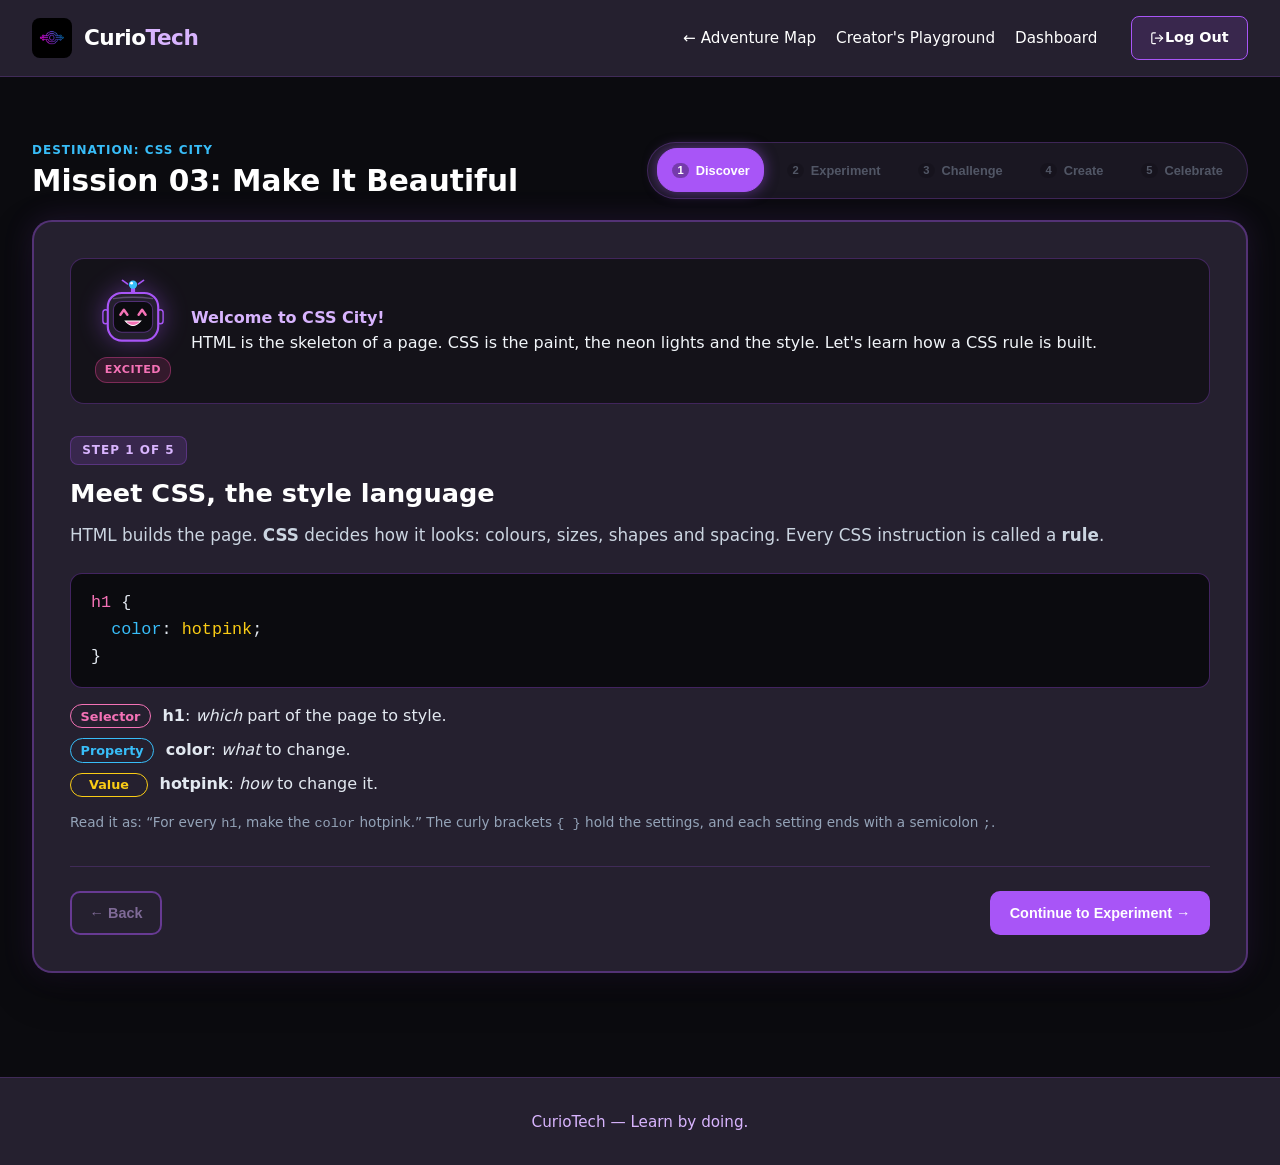
<file: mission-03.html>
<!DOCTYPE html>
<html lang="en">

<head>
  <meta charset="UTF-8">
  <meta name="viewport" content="width=device-width, initial-scale=1.0">
  <title>CurioTech: Mission 03 — Make It Beautiful</title>
  <link rel="icon" href="assets/images/logo.png" type="image/png">
  <!-- Shared stylesheet across the CurioTech platform -->
  <link rel="stylesheet" href="css/styles.css">
</head>

<body>

  <!-- Site Header & Navigation -->
  <header class="site-header">
    <div class="container">
      <a href="dashboard.html" class="brand" aria-label="CurioTech Dashboard">
        <img src="assets/images/logo.png" alt="CurioTech logo" class="brand-logo">
        <span class="brand-name">Curio<span>Tech</span></span>
      </a>
      <nav class="site-nav" aria-label="Mission navigation">
        <a href="adventure.html" class="nav-link">&larr; Adventure Map</a>
        <a href="playground.html" class="nav-link">Creator's Playground</a>
        <a href="dashboard.html" class="nav-link">Dashboard</a>
        <a href="login.html" class="nav-home-btn" title="Log out (your saved work stays in this browser)"><svg class="svg-icon" viewBox="0 0 24 24" aria-hidden="true" focusable="false"><path d="M9 21H5a2 2 0 0 1-2-2V5a2 2 0 0 1 2-2h4"/><polyline points="16 17 21 12 16 7"/><line x1="21" x2="9" y1="12" y2="12"/></svg>Log Out</a>
      </nav>
    </div>
  </header>

  <!-- Main Mission Workspace -->
  <main class="dashboard-main">
    <div class="container">

      <!-- Mission Title & 6-Step Stepper -->
      <section class="mission-header-bar" aria-label="Mission Header">
        <div class="mission-title-box">
          <span class="mission-dest-badge">DESTINATION: CSS CITY</span>
          <h1 class="mission-main-title">Mission 03: Make It Beautiful</h1>
        </div>

        <nav class="mission-stepper" aria-label="Mission Progress Steps">
          <button type="button" class="step-pill active" data-step="0" aria-current="step"><span class="step-num">1</span> Discover</button>
          <button type="button" class="step-pill" data-step="1" disabled><span class="step-num">2</span> Experiment</button>
          <button type="button" class="step-pill" data-step="2" disabled><span class="step-num">3</span> Challenge</button>
          <button type="button" class="step-pill" data-step="3" disabled><span class="step-num">4</span> Create</button>
          <button type="button" class="step-pill" data-step="4" disabled><span class="step-num">5</span> Celebrate</button>
        </nav>
      </section>

      <!-- Main Mission Card -->
      <article class="mission-card" role="region" aria-label="Mission Content Area">
        <p id="m3-done-banner" class="m5-done-banner" role="status" hidden></p>

        <!-- Pixel Robot Companion Banner -->
        <aside class="mission-pixel-banner" aria-label="Pixel Mascot Companion">
          <div class="pixel-avatar-col" style="width: auto;">
            <div id="m3-pixel-avatar" class="pixel-svg-avatar" data-expression="excited" style="width: 70px; height: 70px;" aria-label="Pixel Mascot (Expression: Excited)">
              <svg width="70" height="70" viewBox="0 0 100 100" fill="none" xmlns="http://www.w3.org/2000/svg" role="img" aria-hidden="true">
                <rect x="47" y="6" width="6" height="15" rx="3" fill="#A855F7" />
                <rect x="7" y="44" width="8" height="20" rx="4" fill="#25202F" stroke="#A855F7" stroke-width="2" />
                <rect x="85" y="44" width="8" height="20" rx="4" fill="#25202F" stroke="#A855F7" stroke-width="2" />
                <rect x="14" y="20" width="72" height="68" rx="20" fill="#25202F" stroke="#A855F7" stroke-width="3" />
                <path d="M 22 28 Q 50 24 78 28" stroke="rgba(216, 180, 254, 0.3)" stroke-width="2" stroke-linecap="round" fill="none" />
                <rect x="22" y="32" width="56" height="44" rx="12" fill="#0B0B0F" stroke="rgba(168, 85, 247, 0.4)" stroke-width="1.5" />
                <circle cx="50" cy="8" r="6" fill="#38BDF8" />
                <circle cx="48" cy="6" r="2" fill="#FFFFFF" />

                <g class="expr-happy">
                  <circle cx="37" cy="48" r="5" fill="#38BDF8" />
                  <circle cx="35" cy="46" r="1.5" fill="#FFFFFF" />
                  <circle cx="63" cy="48" r="5" fill="#38BDF8" />
                  <circle cx="61" cy="46" r="1.5" fill="#FFFFFF" />
                  <path d="M 40 62 Q 50 70 60 62" stroke="#38BDF8" stroke-width="3" stroke-linecap="round" fill="none" />
                  <circle cx="30" cy="56" r="2.5" fill="rgba(216, 180, 254, 0.4)" />
                  <circle cx="70" cy="56" r="2.5" fill="rgba(216, 180, 254, 0.4)" />
                </g>

                <g class="expr-thinking">
                  <circle cx="37" cy="45" r="5.5" fill="#D8B4FE" />
                  <circle cx="35" cy="43" r="1.5" fill="#FFFFFF" />
                  <line x1="57" y1="50" x2="69" y2="50" stroke="#D8B4FE" stroke-width="3.5" stroke-linecap="round" />
                  <ellipse cx="50" cy="63" rx="4.5" ry="3" fill="#D8B4FE" />
                  <circle cx="64" cy="14" r="3" fill="#D8B4FE" />
                  <circle cx="72" cy="7" r="4.5" fill="#D8B4FE" />
                </g>

                <g class="expr-encouraging">
                  <path d="M 32 50 Q 37 43 42 50" stroke="#FBBF24" stroke-width="3.5" stroke-linecap="round" fill="none" />
                  <circle cx="63" cy="48" r="5.5" fill="#FBBF24" />
                  <circle cx="61" cy="46" r="1.5" fill="#FFFFFF" />
                  <path d="M 42 62 Q 52 69 58 61" stroke="#FBBF24" stroke-width="3.5" stroke-linecap="round" fill="none" />
                  <path d="M 38 6 Q 50 1 62 6" stroke="#FBBF24" stroke-width="2" stroke-linecap="round" fill="none" />
                </g>

                <g class="expr-excited">
                  <path d="M 32 51 L 37 44 L 42 51" stroke="#F472B6" stroke-width="3.5" stroke-linecap="round" stroke-linejoin="round" fill="none" />
                  <path d="M 58 51 L 63 44 L 68 51" stroke="#F472B6" stroke-width="3.5" stroke-linecap="round" stroke-linejoin="round" fill="none" />
                  <path d="M 39 60 Q 50 73 61 60 Z" fill="#F472B6" stroke="#FFFFFF" stroke-width="1.5" />
                  <path d="M 35 2 L 42 7" stroke="#A855F7" stroke-width="2.5" stroke-linecap="round" />
                  <path d="M 65 2 L 58 7" stroke="#A855F7" stroke-width="2.5" stroke-linecap="round" />
                </g>
              </svg>
            </div>
            <span id="m3-pixel-tag" class="pixel-expression-pill expr-pill-excited">Excited</span>
          </div>

          <div id="m3-pixel-speech" class="mission-pixel-speech" aria-live="polite">
            <!-- Pixel's words are filled in by js/mission-03.js -->
          </div>
        </aside>

        <!-- ================= STEP 1: DISCOVER ================= -->
        <section id="m3-step-0" class="stage-panel active" aria-labelledby="m3-title-0">
          <div class="stage-header">
            <span class="stage-badge-tag">STEP 1 OF 5</span>
            <h2 id="m3-title-0" class="stage-title">Meet CSS, the style language</h2>
            <p class="stage-description">HTML builds the page. <strong>CSS</strong> decides how it looks: colours, sizes, shapes and spacing. Every CSS instruction is called a <strong>rule</strong>.</p>
          </div>

          <div class="m3-anatomy" aria-label="The parts of a CSS rule">
<pre class="m3-code" aria-hidden="true"><span class="m3-sel">h1</span> {
  <span class="m3-prop">color</span>: <span class="m3-val">hotpink</span>;
}</pre>
            <ul class="m3-legend-list">
              <li><span class="m3-chip m3-sel">Selector</span> <strong>h1</strong>: <em>which</em> part of the page to style.</li>
              <li><span class="m3-chip m3-prop">Property</span> <strong>color</strong>: <em>what</em> to change.</li>
              <li><span class="m3-chip m3-val">Value</span> <strong>hotpink</strong>: <em>how</em> to change it.</li>
            </ul>
            <p class="m5-help">Read it as: “For every <code>h1</code>, make the <code>color</code> hotpink.” The curly brackets <code>{ }</code> hold the settings, and each setting ends with a semicolon <code>;</code>.</p>
          </div>
        </section>

        <!-- ================= STEP 2: EXPERIMENT ================= -->
        <section id="m3-step-1" class="stage-panel" aria-labelledby="m3-title-1">
          <div class="stage-header">
            <span class="stage-badge-tag">STEP 2 OF 5</span>
            <h2 id="m3-title-1" class="stage-title">Style the city tower</h2>
            <p class="stage-description">Change the tower and watch the CSS write itself. Try at least <strong>3 different</strong> settings.</p>
          </div>

          <div class="m3-lab">
            <div class="m3-stage" aria-label="Your tower">
              <div class="m3-skyline">
                <div id="m3-tower" class="m3-tower" role="img" aria-label="A city tower">
                  <div class="m3-windows" aria-hidden="true"><i></i><i></i><i></i><i></i><i></i><i></i><i></i><i></i><i></i></div>
                </div>
              </div>
            </div>

            <div class="m3-controls">
              <fieldset class="m5-fieldset">
                <legend class="m5-legend">Wall colour <code>background-color</code></legend>
                <div id="m3-wall-swatches" class="m3-swatches" role="group" aria-label="Wall colour"></div>
              </fieldset>
              <div class="m5-field">
                <label for="m3-radius" class="m5-label">Roundness <code>border-radius</code>: <span id="m3-radius-out">0px</span></label>
                <input id="m3-radius" type="range" min="0" max="40" step="4" value="0" class="m3-range">
              </div>
              <div class="m5-field">
                <label for="m3-height" class="m5-label">Height <code>height</code></label>
                <select id="m3-height" class="m5-input">
                  <option value="">Starter height</option>
                  <option value="120px">Short (120px)</option>
                  <option value="180px">Medium (180px)</option>
                  <option value="240px">Tall (240px)</option>
                </select>
              </div>
              <div class="m3-check-wrap">
                <label class="m5-check"><input id="m3-glow" type="checkbox"> <span class="m5-check-text">Neon glow <code>box-shadow</code></span></label>
              </div>
            </div>
          </div>

          <div class="m3-code-panel">
            <p class="m3-code-title">Your CSS</p>
            <pre id="m3-tower-code" class="m3-code" aria-live="polite">.tower {
}</pre>
          </div>
          <p id="m3-tower-count" class="m5-status" role="status" aria-live="polite"></p>
        </section>

        <!-- ================= STEP 3: CHALLENGE ================= -->
        <section id="m3-step-2" class="stage-panel" aria-labelledby="m3-title-2">
          <div class="stage-header">
            <span class="stage-badge-tag">STEP 3 OF 5</span>
            <h2 id="m3-title-2" class="stage-title">Three style quests</h2>
            <p class="stage-description">Answer all three to open the next step. You can try again as many times as you like.</p>
          </div>
          <div id="m3-quests"></div>
          <p id="m3-quest-count" class="m5-status" role="status" aria-live="polite"></p>
        </section>

        <!-- ================= STEP 4: CREATE ================= -->
        <section id="m3-step-3" class="stage-panel" aria-labelledby="m3-title-3">
          <div class="stage-header">
            <span class="stage-badge-tag">STEP 4 OF 5</span>
            <h2 id="m3-title-3" class="stage-title">Design a neon sign for CSS City</h2>
            <p class="stage-description">Type a name, then style it. When you love it, press <strong>Save my design</strong>.</p>
          </div>

          <div class="m3-lab">
            <div class="m3-stage m3-sign-stage" aria-label="Your sign">
              <div id="m3-sign" class="m3-sign">My City</div>
            </div>

            <div class="m3-controls">
              <div class="m5-field">
                <label for="m3-sign-text" class="m5-label">Sign words</label>
                <input id="m3-sign-text" class="m5-input" type="text" maxlength="20" autocomplete="off" value="My City">
              </div>
              <fieldset class="m5-fieldset">
                <legend class="m5-legend">Text colour <code>color</code></legend>
                <div id="m3-sign-swatches" class="m3-swatches" role="group" aria-label="Text colour"></div>
              </fieldset>
              <div class="m5-field">
                <label for="m3-sign-font" class="m5-label">Font <code>font-family</code></label>
                <select id="m3-sign-font" class="m5-input">
                  <option value="sans-serif">Clean (sans-serif)</option>
                  <option value="serif">Classic (serif)</option>
                  <option value="monospace">Code (monospace)</option>
                  <option value="cursive">Fancy (cursive)</option>
                </select>
              </div>
              <div class="m5-field">
                <label for="m3-sign-size" class="m5-label">Size <code>font-size</code>: <span id="m3-sign-size-out">36px</span></label>
                <input id="m3-sign-size" type="range" min="20" max="56" step="4" value="36" class="m3-range">
              </div>
              <div class="m3-check-wrap">
                <label class="m5-check"><input id="m3-sign-glow" type="checkbox" checked> <span class="m5-check-text">Neon glow <code>text-shadow</code></span></label>
              </div>
            </div>
          </div>

          <div class="m3-code-panel">
            <p class="m3-code-title">Your CSS</p>
            <pre id="m3-sign-code" class="m3-code" aria-live="polite"></pre>
          </div>

          <div class="m5-actions-row">
            <button type="button" id="m3-sign-save" class="button"><svg class="svg-icon" viewBox="0 0 24 24" aria-hidden="true" focusable="false"><path d="M19 21H5a2 2 0 0 1-2-2V5a2 2 0 0 1 2-2h11l5 5v11a2 2 0 0 1-2 2z"/><polyline points="17 21 17 13 7 13 7 21"/><polyline points="7 3 7 8 15 8"/></svg>Save my design</button>
          </div>
          <p id="m3-sign-status" class="m5-status" role="status" aria-live="polite"></p>
        </section>

        <!-- ================= STEP 5: CELEBRATE ================= -->
        <section id="m3-step-4" class="stage-panel" aria-labelledby="m3-title-4">
          <div class="celebrate-layout">
            <span class="celebrate-trophy" aria-hidden="true"><svg class="svg-icon" viewBox="0 0 24 24" aria-hidden="true" focusable="false"><path d="M6 9H4.5a2.5 2.5 0 0 1 0-5H6"/><path d="M18 9h1.5a2.5 2.5 0 0 0 0-5H18"/><path d="M4 22h16"/><path d="M10 14.66V17c0 .55-.47.98-.97 1.21C7.85 18.75 7 20.24 7 22"/><path d="M14 14.66V17c0 .55.47.98.97 1.21C16.15 18.75 17 20.24 17 22"/><path d="M18 2H6v7a6 6 0 0 0 12 0V2Z"/></svg></span>
            <h2 id="m3-title-4" class="celebrate-title">You styled CSS City!</h2>
            <p class="m5-celebrate-lead">You learned the parts of a CSS rule, restyled a tower and designed your own sign. That is real CSS!</p>

            <div class="m3-stage m3-sign-stage m3-final" aria-label="Your saved sign">
              <div id="m3-final-sign" class="m3-sign"></div>
            </div>

            <div class="m5-summary" aria-label="What you did">
              <p class="m5-summary-row"><span class="m5-summary-label">Tower settings</span> <span id="m3-sum-props"></span></p>
              <p class="m5-summary-row"><span class="m5-summary-label">Style quests</span> <span id="m3-sum-quests"></span></p>
            </div>

            <p id="m3-complete-note" class="m5-status" role="status" aria-live="polite"></p>

            <div class="m5-actions-row m5-center">
              <a id="m3-next-mission" href="mission-04.html" class="button" hidden>Next: Mission 04, Bring It to Life &rarr;</a>
              <a href="playground.html" class="button button-outline"><svg class="svg-icon" viewBox="0 0 24 24" aria-hidden="true" focusable="false"><polyline points="16 18 22 12 16 6"/><polyline points="8 6 2 12 8 18"/></svg>Try CSS in the Playground</a>
              <a id="m3-leave" href="adventure.html" class="button button-outline"><svg class="svg-icon" viewBox="0 0 24 24" aria-hidden="true" focusable="false"><path d="M3 6l6-3 6 3 6-3v15l-6 3-6-3-6 3z"/><path d="M9 3v15"/><path d="M15 6v15"/></svg>Return to Adventure Map</a>
            </div>
          </div>
        </section>

        <!-- Explains what is still needed to continue (filled by js/mission-03.js) -->
        <div class="inspect-hint-region" role="status" aria-live="polite" aria-atomic="true">
          <p id="m3-hint" class="inspect-hint" hidden></p>
        </div>

        <!-- Mission Action Controls (Back & Continue) -->
        <div class="mission-actions-bar">
          <button type="button" id="m3-prev" class="button button-small button-outline" disabled>&larr; Back</button>
          <button type="button" id="m3-next" class="button button-small" aria-describedby="m3-hint">Continue &rarr;</button>
        </div>

      </article>

    </div>
  </main>

  <!-- Shared Footer -->
  <footer class="site-footer">
    <div class="container">
      <p class="footer-text">CurioTech &mdash; Learn by doing.</p>
    </div>
  </footer>

  <!-- Base Scripts -->
  <script src="js/main.js"></script>
  <script src="js/mission-kit.js"></script>
  <script src="js/mission-03.js"></script>
</body>

</html>
</file>
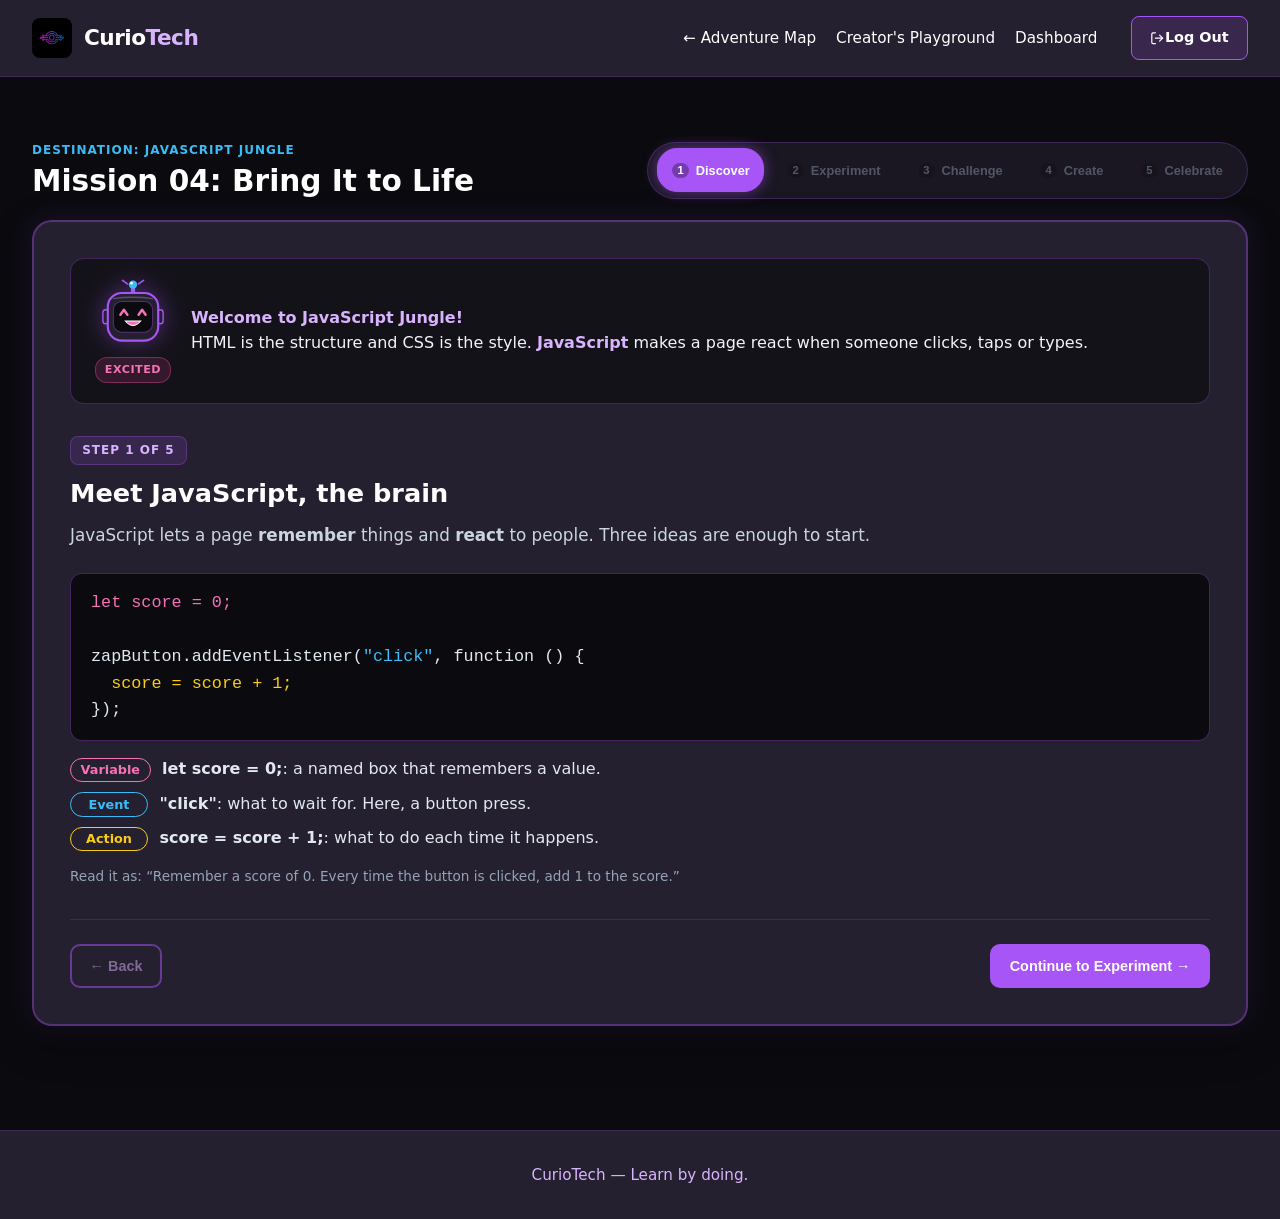
<file: mission-04.html>
<!DOCTYPE html>
<html lang="en">

<head>
  <meta charset="UTF-8">
  <meta name="viewport" content="width=device-width, initial-scale=1.0">
  <title>CurioTech: Mission 04 — Bring It to Life</title>
  <link rel="icon" href="assets/images/logo.png" type="image/png">
  <!-- Shared stylesheet across the CurioTech platform -->
  <link rel="stylesheet" href="css/styles.css">
</head>

<body>

  <!-- Site Header & Navigation -->
  <header class="site-header">
    <div class="container">
      <a href="dashboard.html" class="brand" aria-label="CurioTech Dashboard">
        <img src="assets/images/logo.png" alt="CurioTech logo" class="brand-logo">
        <span class="brand-name">Curio<span>Tech</span></span>
      </a>
      <nav class="site-nav" aria-label="Mission navigation">
        <a href="adventure.html" class="nav-link">&larr; Adventure Map</a>
        <a href="playground.html" class="nav-link">Creator's Playground</a>
        <a href="dashboard.html" class="nav-link">Dashboard</a>
        <a href="login.html" class="nav-home-btn" title="Log out (your saved work stays in this browser)"><svg class="svg-icon" viewBox="0 0 24 24" aria-hidden="true" focusable="false"><path d="M9 21H5a2 2 0 0 1-2-2V5a2 2 0 0 1 2-2h4"/><polyline points="16 17 21 12 16 7"/><line x1="21" x2="9" y1="12" y2="12"/></svg>Log Out</a>
      </nav>
    </div>
  </header>

  <!-- Main Mission Workspace -->
  <main class="dashboard-main">
    <div class="container">

      <!-- Mission Title & 6-Step Stepper -->
      <section class="mission-header-bar" aria-label="Mission Header">
        <div class="mission-title-box">
          <span class="mission-dest-badge">DESTINATION: JAVASCRIPT JUNGLE</span>
          <h1 class="mission-main-title">Mission 04: Bring It to Life</h1>
        </div>

        <nav class="mission-stepper" aria-label="Mission Progress Steps">
          <button type="button" class="step-pill active" data-step="0" aria-current="step"><span class="step-num">1</span> Discover</button>
          <button type="button" class="step-pill" data-step="1" disabled><span class="step-num">2</span> Experiment</button>
          <button type="button" class="step-pill" data-step="2" disabled><span class="step-num">3</span> Challenge</button>
          <button type="button" class="step-pill" data-step="3" disabled><span class="step-num">4</span> Create</button>
          <button type="button" class="step-pill" data-step="4" disabled><span class="step-num">5</span> Celebrate</button>
        </nav>
      </section>

      <!-- Main Mission Card -->
      <article class="mission-card" role="region" aria-label="Mission Content Area">
        <p id="m4-done-banner" class="m5-done-banner" role="status" hidden></p>

        <!-- Pixel Robot Companion Banner -->
        <aside class="mission-pixel-banner" aria-label="Pixel Mascot Companion">
          <div class="pixel-avatar-col" style="width: auto;">
            <div id="m4-pixel-avatar" class="pixel-svg-avatar" data-expression="excited" style="width: 70px; height: 70px;" aria-label="Pixel Mascot (Expression: Excited)">
              <svg width="70" height="70" viewBox="0 0 100 100" fill="none" xmlns="http://www.w3.org/2000/svg" role="img" aria-hidden="true">
                <rect x="47" y="6" width="6" height="15" rx="3" fill="#A855F7" />
                <rect x="7" y="44" width="8" height="20" rx="4" fill="#25202F" stroke="#A855F7" stroke-width="2" />
                <rect x="85" y="44" width="8" height="20" rx="4" fill="#25202F" stroke="#A855F7" stroke-width="2" />
                <rect x="14" y="20" width="72" height="68" rx="20" fill="#25202F" stroke="#A855F7" stroke-width="3" />
                <path d="M 22 28 Q 50 24 78 28" stroke="rgba(216, 180, 254, 0.3)" stroke-width="2" stroke-linecap="round" fill="none" />
                <rect x="22" y="32" width="56" height="44" rx="12" fill="#0B0B0F" stroke="rgba(168, 85, 247, 0.4)" stroke-width="1.5" />
                <circle cx="50" cy="8" r="6" fill="#38BDF8" />
                <circle cx="48" cy="6" r="2" fill="#FFFFFF" />

                <g class="expr-happy">
                  <circle cx="37" cy="48" r="5" fill="#38BDF8" />
                  <circle cx="35" cy="46" r="1.5" fill="#FFFFFF" />
                  <circle cx="63" cy="48" r="5" fill="#38BDF8" />
                  <circle cx="61" cy="46" r="1.5" fill="#FFFFFF" />
                  <path d="M 40 62 Q 50 70 60 62" stroke="#38BDF8" stroke-width="3" stroke-linecap="round" fill="none" />
                  <circle cx="30" cy="56" r="2.5" fill="rgba(216, 180, 254, 0.4)" />
                  <circle cx="70" cy="56" r="2.5" fill="rgba(216, 180, 254, 0.4)" />
                </g>

                <g class="expr-thinking">
                  <circle cx="37" cy="45" r="5.5" fill="#D8B4FE" />
                  <circle cx="35" cy="43" r="1.5" fill="#FFFFFF" />
                  <line x1="57" y1="50" x2="69" y2="50" stroke="#D8B4FE" stroke-width="3.5" stroke-linecap="round" />
                  <ellipse cx="50" cy="63" rx="4.5" ry="3" fill="#D8B4FE" />
                  <circle cx="64" cy="14" r="3" fill="#D8B4FE" />
                  <circle cx="72" cy="7" r="4.5" fill="#D8B4FE" />
                </g>

                <g class="expr-encouraging">
                  <path d="M 32 50 Q 37 43 42 50" stroke="#FBBF24" stroke-width="3.5" stroke-linecap="round" fill="none" />
                  <circle cx="63" cy="48" r="5.5" fill="#FBBF24" />
                  <circle cx="61" cy="46" r="1.5" fill="#FFFFFF" />
                  <path d="M 42 62 Q 52 69 58 61" stroke="#FBBF24" stroke-width="3.5" stroke-linecap="round" fill="none" />
                  <path d="M 38 6 Q 50 1 62 6" stroke="#FBBF24" stroke-width="2" stroke-linecap="round" fill="none" />
                </g>

                <g class="expr-excited">
                  <path d="M 32 51 L 37 44 L 42 51" stroke="#F472B6" stroke-width="3.5" stroke-linecap="round" stroke-linejoin="round" fill="none" />
                  <path d="M 58 51 L 63 44 L 68 51" stroke="#F472B6" stroke-width="3.5" stroke-linecap="round" stroke-linejoin="round" fill="none" />
                  <path d="M 39 60 Q 50 73 61 60 Z" fill="#F472B6" stroke="#FFFFFF" stroke-width="1.5" />
                  <path d="M 35 2 L 42 7" stroke="#A855F7" stroke-width="2.5" stroke-linecap="round" />
                  <path d="M 65 2 L 58 7" stroke="#A855F7" stroke-width="2.5" stroke-linecap="round" />
                </g>
              </svg>
            </div>
            <span id="m4-pixel-tag" class="pixel-expression-pill expr-pill-excited">Excited</span>
          </div>

          <div id="m4-pixel-speech" class="mission-pixel-speech" aria-live="polite">
            <!-- Pixel's words are filled in by js/mission-04.js -->
          </div>
        </aside>

        <!-- ================= STEP 1: DISCOVER ================= -->
        <section id="m4-step-0" class="stage-panel active" aria-labelledby="m4-title-0">
          <div class="stage-header">
            <span class="stage-badge-tag">STEP 1 OF 5</span>
            <h2 id="m4-title-0" class="stage-title">Meet JavaScript, the brain</h2>
            <p class="stage-description">JavaScript lets a page <strong>remember</strong> things and <strong>react</strong> to people. Three ideas are enough to start.</p>
          </div>

          <div class="m3-anatomy" aria-label="A small JavaScript program">
<pre class="m3-code" aria-hidden="true"><span class="m3-sel">let score = 0;</span>

zapButton.addEventListener(<span class="m3-prop">"click"</span>, function () {
  <span class="m3-val">score = score + 1;</span>
});</pre>
            <ul class="m3-legend-list">
              <li><span class="m3-chip m3-sel">Variable</span> <strong>let score = 0;</strong>: a named box that remembers a value.</li>
              <li><span class="m3-chip m3-prop">Event</span> <strong>"click"</strong>: what to wait for. Here, a button press.</li>
              <li><span class="m3-chip m3-val">Action</span> <strong>score = score + 1;</strong>: what to do each time it happens.</li>
            </ul>
            <p class="m5-help">Read it as: “Remember a score of 0. Every time the button is clicked, add 1 to the score.”</p>
          </div>
        </section>

        <!-- ================= STEP 2: EXPERIMENT ================= -->
        <section id="m4-step-1" class="stage-panel" aria-labelledby="m4-title-1">
          <div class="stage-header">
            <span class="stage-badge-tag">STEP 2 OF 5</span>
            <h2 id="m4-title-1" class="stage-title">The Zap lab</h2>
            <p class="stage-description">Press <strong>Zap</strong> at least <strong>5 times</strong>. Then change the step size and zap again.</p>
          </div>

          <div class="m3-lab">
            <div class="m3-stage m4-lab-stage" aria-label="The Zap counter">
              <div class="m4-lab-box">
                <p class="m4-score-label">Score</p>
                <p id="m4-lab-score" class="m4-score" aria-live="polite">0</p>
                <button type="button" id="m4-lab-zap" class="button"><svg class="svg-icon" viewBox="0 0 24 24" aria-hidden="true" focusable="false"><polygon points="13 2 3 14 12 14 11 22 21 10 12 10 13 2"/></svg>Zap!</button>
              </div>
            </div>

            <div class="m3-controls">
              <div class="m5-field">
                <label for="m4-lab-step" class="m5-label">Step size: <code>score = score + ___</code></label>
                <select id="m4-lab-step" class="m5-input">
                  <option value="1">1</option>
                  <option value="2">2</option>
                  <option value="5">5</option>
                </select>
              </div>
              <button type="button" id="m4-lab-reset" class="button button-small button-outline">↺ Reset the score</button>
            </div>
          </div>

          <div class="m3-code-panel">
            <p class="m3-code-title">The code behind it</p>
            <pre id="m4-lab-code" class="m3-code" aria-live="polite"></pre>
          </div>
          <p id="m4-lab-count" class="m5-status" role="status" aria-live="polite"></p>
        </section>

        <!-- ================= STEP 3: CHALLENGE ================= -->
        <section id="m4-step-2" class="stage-panel" aria-labelledby="m4-title-2">
          <div class="stage-header">
            <span class="stage-badge-tag">STEP 3 OF 5</span>
            <h2 id="m4-title-2" class="stage-title">Three code quests</h2>
            <p class="stage-description">Answer all three to open the next step. You can try again as many times as you like.</p>
          </div>
          <div id="m4-quests"></div>
          <p id="m4-quest-count" class="m5-status" role="status" aria-live="polite"></p>
        </section>

        <!-- ================= STEP 4: CREATE ================= -->
        <section id="m4-step-3" class="stage-panel" aria-labelledby="m4-title-3">
          <div class="stage-header">
            <span class="stage-badge-tag">STEP 4 OF 5</span>
            <h2 id="m4-title-3" class="stage-title">Build your own click game</h2>
            <p class="stage-description">Set up the game, then <strong>play it until you win</strong>. Press <strong>Save my game</strong> when you love it.</p>
          </div>

          <div class="m3-lab">
            <div class="m3-stage m4-lab-stage" aria-label="Your game">
              <div class="m4-lab-box">
                <p class="m4-score-label">Score</p>
                <p id="m4-game-score" class="m4-score" aria-live="polite">0 / 20</p>
                <div id="m4-game-bar" class="m4-bar" role="progressbar" aria-label="Progress to the goal" aria-valuemin="0" aria-valuemax="100" aria-valuenow="0">
                  <div id="m4-game-fill" class="m4-bar-fill"></div>
                </div>
                <button type="button" id="m4-game-btn" class="button"><svg class="svg-icon" viewBox="0 0 24 24" aria-hidden="true" focusable="false"><polygon points="13 2 3 14 12 14 11 22 21 10 12 10 13 2"/></svg>Zap!</button>
                <p id="m4-game-msg" class="m4-game-msg" role="status" aria-live="polite"></p>
                <button type="button" id="m4-game-reset" class="button button-small button-outline">↺ Play again</button>
              </div>
            </div>

            <div class="m3-controls">
              <div class="m5-field">
                <label for="m4-in-label" class="m5-label">Button words</label>
                <input id="m4-in-label" class="m5-input" type="text" maxlength="20" autocomplete="off" value="Zap!">
              </div>
              <div class="m5-field">
                <label for="m4-in-points" class="m5-label">Points per click <code>score + ___</code></label>
                <select id="m4-in-points" class="m5-input">
                  <option value="2">2</option>
                  <option value="5" selected>5</option>
                  <option value="10">10</option>
                </select>
              </div>
              <div class="m5-field">
                <label for="m4-in-goal" class="m5-label">Goal <code>const goal = ___</code></label>
                <select id="m4-in-goal" class="m5-input">
                  <option value="20" selected>20</option>
                  <option value="50">50</option>
                  <option value="100">100</option>
                </select>
              </div>
              <div class="m5-field">
                <label for="m4-in-win" class="m5-label">Winning message</label>
                <input id="m4-in-win" class="m5-input" type="text" maxlength="30" autocomplete="off" value="You win!">
              </div>
            </div>
          </div>

          <div class="m3-code-panel">
            <p class="m3-code-title">The code behind your game</p>
            <pre id="m4-game-code" class="m3-code" aria-live="polite"></pre>
          </div>

          <div class="m5-actions-row">
            <button type="button" id="m4-game-save" class="button"><svg class="svg-icon" viewBox="0 0 24 24" aria-hidden="true" focusable="false"><path d="M19 21H5a2 2 0 0 1-2-2V5a2 2 0 0 1 2-2h11l5 5v11a2 2 0 0 1-2 2z"/><polyline points="17 21 17 13 7 13 7 21"/><polyline points="7 3 7 8 15 8"/></svg>Save my game</button>
          </div>
          <p id="m4-game-status" class="m5-status" role="status" aria-live="polite"></p>
        </section>

        <!-- ================= STEP 5: CELEBRATE ================= -->
        <section id="m4-step-4" class="stage-panel" aria-labelledby="m4-title-4">
          <div class="celebrate-layout">
            <span class="celebrate-trophy" aria-hidden="true"><svg class="svg-icon" viewBox="0 0 24 24" aria-hidden="true" focusable="false"><path d="M6 9H4.5a2.5 2.5 0 0 1 0-5H6"/><path d="M18 9h1.5a2.5 2.5 0 0 0 0-5H18"/><path d="M4 22h16"/><path d="M10 14.66V17c0 .55-.47.98-.97 1.21C7.85 18.75 7 20.24 7 22"/><path d="M14 14.66V17c0 .55.47.98.97 1.21C16.15 18.75 17 20.24 17 22"/><path d="M18 2H6v7a6 6 0 0 0 12 0V2Z"/></svg></span>
            <h2 id="m4-title-4" class="celebrate-title">You brought it to life!</h2>
            <p class="m5-celebrate-lead">You used a variable, an event and an <code>if</code> to make a page react. That is real JavaScript!</p>

            <p class="m3-code-title">Your game: <span id="m4-final-title"></span></p>
            <pre id="m4-final-code" class="m3-code m4-final-code"></pre>

            <div class="m5-summary" aria-label="What you did">
              <p class="m5-summary-row"><span class="m5-summary-label">Zap lab</span> <span id="m4-sum-clicks"></span></p>
              <p class="m5-summary-row"><span class="m5-summary-label">Code quests</span> <span id="m4-sum-quests"></span></p>
            </div>

            <p id="m4-complete-note" class="m5-status" role="status" aria-live="polite"></p>

            <div class="m5-actions-row m5-center">
              <a id="m4-next-mission" href="mission-05.html" class="button" hidden>Next: Mission 05, The Creator Mission &rarr;</a>
              <a href="playground.html" class="button button-outline"><svg class="svg-icon" viewBox="0 0 24 24" aria-hidden="true" focusable="false"><polyline points="16 18 22 12 16 6"/><polyline points="8 6 2 12 8 18"/></svg>Try JavaScript in the Playground</a>
              <a id="m4-leave" href="adventure.html" class="button button-outline"><svg class="svg-icon" viewBox="0 0 24 24" aria-hidden="true" focusable="false"><path d="M3 6l6-3 6 3 6-3v15l-6 3-6-3-6 3z"/><path d="M9 3v15"/><path d="M15 6v15"/></svg>Return to Adventure Map</a>
            </div>
          </div>
        </section>

        <!-- Explains what is still needed to continue (filled by js/mission-kit.js) -->
        <div class="inspect-hint-region" role="status" aria-live="polite" aria-atomic="true">
          <p id="m4-hint" class="inspect-hint" hidden></p>
        </div>

        <!-- Mission Action Controls (Back & Continue) -->
        <div class="mission-actions-bar">
          <button type="button" id="m4-prev" class="button button-small button-outline" disabled>&larr; Back</button>
          <button type="button" id="m4-next" class="button button-small" aria-describedby="m4-hint">Continue &rarr;</button>
        </div>

      </article>

    </div>
  </main>

  <!-- Shared Footer -->
  <footer class="site-footer">
    <div class="container">
      <p class="footer-text">CurioTech &mdash; Learn by doing.</p>
    </div>
  </footer>

  <!-- Base Scripts -->
  <script src="js/main.js"></script>
  <script src="js/mission-kit.js"></script>
  <script src="js/mission-04.js"></script>
</body>

</html>
</file>
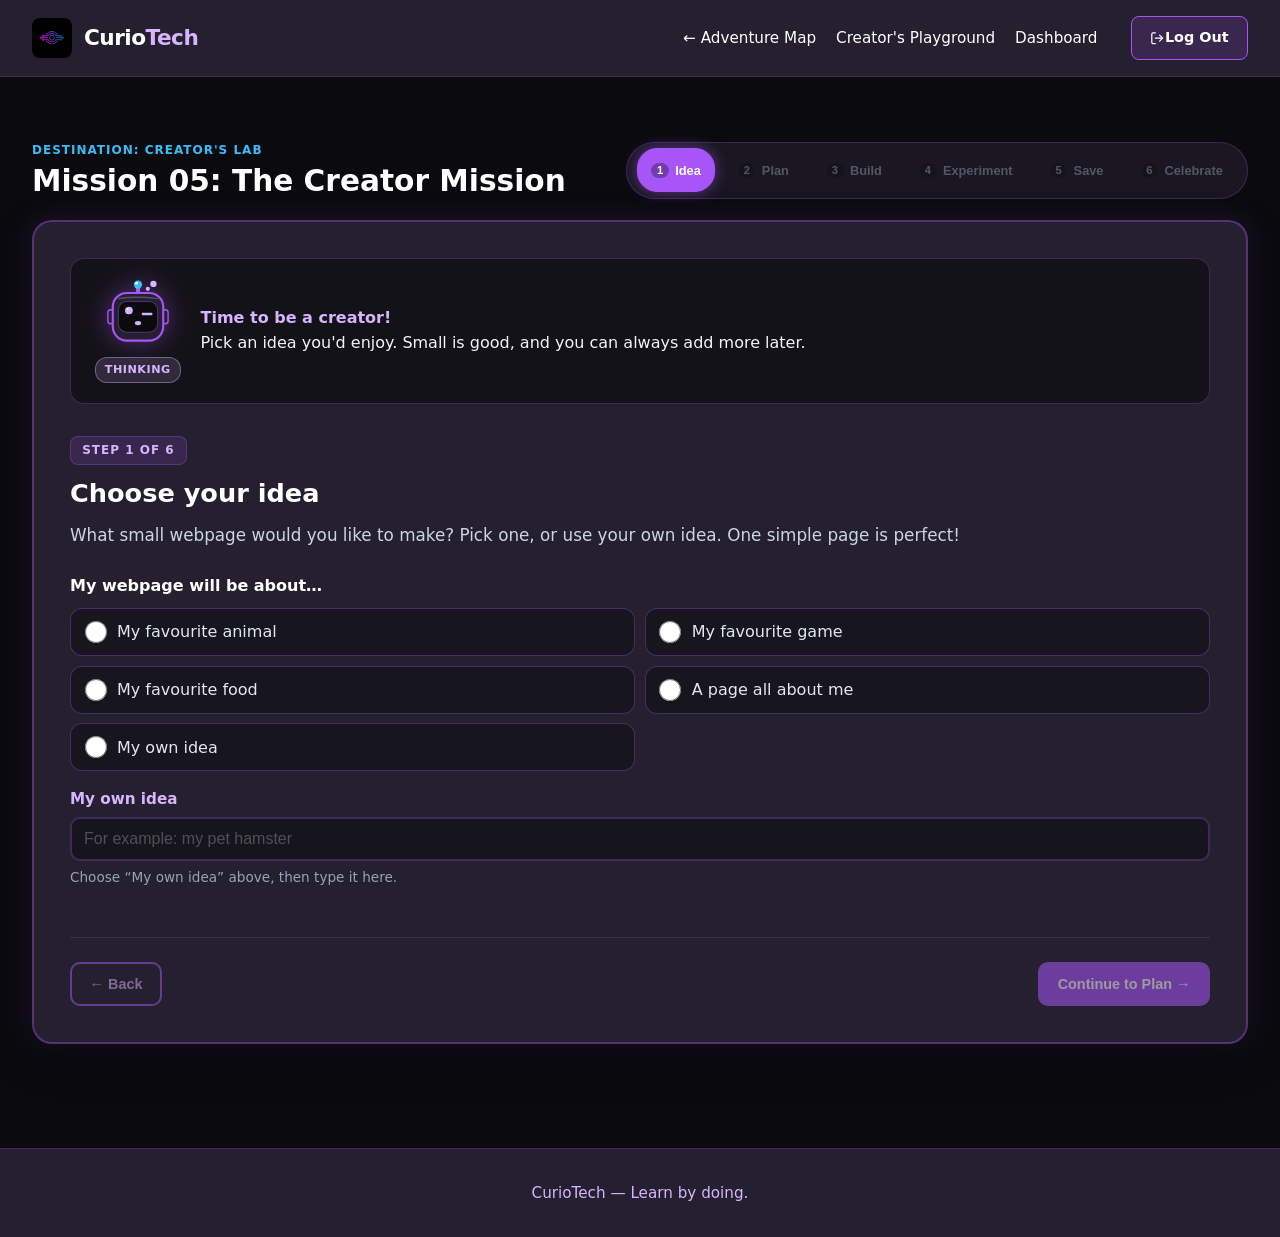
<file: mission-05.html>
<!DOCTYPE html>
<html lang="en">

<head>
  <meta charset="UTF-8">
  <meta name="viewport" content="width=device-width, initial-scale=1.0">
  <title>CurioTech: Mission 05 — The Creator Mission</title>
  <link rel="icon" href="assets/images/logo.png" type="image/png">
  <!-- Shared stylesheet across the CurioTech platform -->
  <link rel="stylesheet" href="css/styles.css">
</head>

<body>

  <!-- Site Header & Navigation -->
  <header class="site-header">
    <div class="container">
      <a href="dashboard.html" class="brand" aria-label="CurioTech Dashboard">
        <img src="assets/images/logo.png" alt="CurioTech logo" class="brand-logo">
        <span class="brand-name">Curio<span>Tech</span></span>
      </a>
      <nav class="site-nav" aria-label="Mission navigation">
        <a href="adventure.html" class="nav-link">&larr; Adventure Map</a>
        <a href="playground.html" class="nav-link">Creator's Playground</a>
        <a href="dashboard.html" class="nav-link">Dashboard</a>
        <a href="login.html" class="nav-home-btn" title="Log out (your saved work stays in this browser)"><svg class="svg-icon" viewBox="0 0 24 24" aria-hidden="true" focusable="false"><path d="M9 21H5a2 2 0 0 1-2-2V5a2 2 0 0 1 2-2h4"/><polyline points="16 17 21 12 16 7"/><line x1="21" x2="9" y1="12" y2="12"/></svg>Log Out</a>
      </nav>
    </div>
  </header>

  <!-- Main Mission Workspace -->
  <main class="dashboard-main">
    <div class="container">

      <!-- Mission Title & 6-Step Stepper -->
      <section class="mission-header-bar" aria-label="Mission Header">
        <div class="mission-title-box">
          <span class="mission-dest-badge">DESTINATION: CREATOR'S LAB</span>
          <h1 class="mission-main-title">Mission 05: The Creator Mission</h1>
        </div>

        <nav class="mission-stepper" aria-label="Mission Progress Steps">
          <button type="button" class="step-pill active" data-step="0" aria-current="step"><span class="step-num">1</span> Idea</button>
          <button type="button" class="step-pill" data-step="1" disabled><span class="step-num">2</span> Plan</button>
          <button type="button" class="step-pill" data-step="2" disabled><span class="step-num">3</span> Build</button>
          <button type="button" class="step-pill" data-step="3" disabled><span class="step-num">4</span> Experiment</button>
          <button type="button" class="step-pill" data-step="4" disabled><span class="step-num">5</span> Save</button>
          <button type="button" class="step-pill" data-step="5" disabled><span class="step-num">6</span> Celebrate</button>
        </nav>
      </section>

      <!-- Main Mission Card -->
      <article class="mission-card" role="region" aria-label="Mission Content Area">

        <!-- Shown only when Mission 05 was completed before (the earlier completion is never replaced) -->
        <p id="m5-done-banner" class="m5-done-banner" role="status" hidden></p>

        <!-- Pixel Robot Companion Banner -->
        <aside class="mission-pixel-banner" aria-label="Pixel Mascot Companion">
          <div class="pixel-avatar-col" style="width: auto;">
            <div id="m5-pixel-avatar" class="pixel-svg-avatar" data-expression="excited" style="width: 70px; height: 70px;" aria-label="Pixel Mascot (Expression: Excited)">
              <svg width="70" height="70" viewBox="0 0 100 100" fill="none" xmlns="http://www.w3.org/2000/svg" role="img" aria-hidden="true">
                <rect x="47" y="6" width="6" height="15" rx="3" fill="#A855F7" />
                <rect x="7" y="44" width="8" height="20" rx="4" fill="#25202F" stroke="#A855F7" stroke-width="2" />
                <rect x="85" y="44" width="8" height="20" rx="4" fill="#25202F" stroke="#A855F7" stroke-width="2" />
                <rect x="14" y="20" width="72" height="68" rx="20" fill="#25202F" stroke="#A855F7" stroke-width="3" />
                <path d="M 22 28 Q 50 24 78 28" stroke="rgba(216, 180, 254, 0.3)" stroke-width="2" stroke-linecap="round" fill="none" />
                <rect x="22" y="32" width="56" height="44" rx="12" fill="#0B0B0F" stroke="rgba(168, 85, 247, 0.4)" stroke-width="1.5" />
                <circle cx="50" cy="8" r="6" fill="#38BDF8" />
                <circle cx="48" cy="6" r="2" fill="#FFFFFF" />

                <g class="expr-happy">
                  <circle cx="37" cy="48" r="5" fill="#38BDF8" />
                  <circle cx="35" cy="46" r="1.5" fill="#FFFFFF" />
                  <circle cx="63" cy="48" r="5" fill="#38BDF8" />
                  <circle cx="61" cy="46" r="1.5" fill="#FFFFFF" />
                  <path d="M 40 62 Q 50 70 60 62" stroke="#38BDF8" stroke-width="3" stroke-linecap="round" fill="none" />
                  <circle cx="30" cy="56" r="2.5" fill="rgba(216, 180, 254, 0.4)" />
                  <circle cx="70" cy="56" r="2.5" fill="rgba(216, 180, 254, 0.4)" />
                </g>

                <g class="expr-thinking">
                  <circle cx="37" cy="45" r="5.5" fill="#D8B4FE" />
                  <circle cx="35" cy="43" r="1.5" fill="#FFFFFF" />
                  <line x1="57" y1="50" x2="69" y2="50" stroke="#D8B4FE" stroke-width="3.5" stroke-linecap="round" />
                  <ellipse cx="50" cy="63" rx="4.5" ry="3" fill="#D8B4FE" />
                  <circle cx="64" cy="14" r="3" fill="#D8B4FE" />
                  <circle cx="72" cy="7" r="4.5" fill="#D8B4FE" />
                </g>

                <g class="expr-encouraging">
                  <path d="M 32 50 Q 37 43 42 50" stroke="#FBBF24" stroke-width="3.5" stroke-linecap="round" fill="none" />
                  <circle cx="63" cy="48" r="5.5" fill="#FBBF24" />
                  <circle cx="61" cy="46" r="1.5" fill="#FFFFFF" />
                  <path d="M 42 62 Q 52 69 58 61" stroke="#FBBF24" stroke-width="3.5" stroke-linecap="round" fill="none" />
                  <path d="M 38 6 Q 50 1 62 6" stroke="#FBBF24" stroke-width="2" stroke-linecap="round" fill="none" />
                </g>

                <g class="expr-excited">
                  <path d="M 32 51 L 37 44 L 42 51" stroke="#F472B6" stroke-width="3.5" stroke-linecap="round" stroke-linejoin="round" fill="none" />
                  <path d="M 58 51 L 63 44 L 68 51" stroke="#F472B6" stroke-width="3.5" stroke-linecap="round" stroke-linejoin="round" fill="none" />
                  <path d="M 39 60 Q 50 73 61 60 Z" fill="#F472B6" stroke="#FFFFFF" stroke-width="1.5" />
                  <path d="M 35 2 L 42 7" stroke="#A855F7" stroke-width="2.5" stroke-linecap="round" />
                  <path d="M 65 2 L 58 7" stroke="#A855F7" stroke-width="2.5" stroke-linecap="round" />
                </g>
              </svg>
            </div>
            <span id="m5-pixel-tag" class="pixel-expression-pill expr-pill-excited">Excited</span>
          </div>

          <div id="m5-pixel-speech" class="mission-pixel-speech" aria-live="polite">
            <!-- Pixel's words are filled in by js/mission-05.js -->
          </div>
        </aside>

        <!-- ================= STEP 1: IDEA ================= -->
        <section id="m5-step-idea" class="stage-panel active" aria-labelledby="m5-idea-title">
          <div class="stage-header">
            <span class="stage-badge-tag">STEP 1 OF 6</span>
            <h2 id="m5-idea-title" class="stage-title">Choose your idea</h2>
            <p class="stage-description">What small webpage would you like to make? Pick one, or use your own idea. One simple page is perfect!</p>
          </div>

          <fieldset class="m5-fieldset">
            <legend class="m5-legend">My webpage will be about…</legend>
            <div id="m5-ideas" class="m5-choices"></div>
            <div class="m5-field m5-own-idea">
              <label for="m5-own-idea" class="m5-label">My own idea</label>
              <input id="m5-own-idea" class="m5-input" type="text" maxlength="60" autocomplete="off" placeholder="For example: my pet hamster" aria-describedby="m5-own-help">
              <p id="m5-own-help" class="m5-help">Choose “My own idea” above, then type it here.</p>
            </div>
          </fieldset>
        </section>

        <!-- ================= STEP 2: PLAN ================= -->
        <section id="m5-step-plan" class="stage-panel" aria-labelledby="m5-plan-title">
          <div class="stage-header">
            <span class="stage-badge-tag">STEP 2 OF 6</span>
            <h2 id="m5-plan-title" class="stage-title">Make a tiny plan</h2>
            <p class="stage-description">A plan helps you start. It only takes a minute.</p>
          </div>

          <div class="m5-plan-form">
            <div class="m5-field">
              <label for="m5-name" class="m5-label">Name your project</label>
              <input id="m5-name" class="m5-input" type="text" maxlength="40" autocomplete="off" placeholder="My Favourite Animal" aria-describedby="m5-name-help">
              <p id="m5-name-help" class="m5-help">You'll type this name when you save. Up to 40 characters.</p>
            </div>

            <div class="m5-field">
              <label for="m5-purpose" class="m5-label">What is your page for?</label>
              <select id="m5-purpose" class="m5-input"></select>
            </div>

            <fieldset class="m5-fieldset">
              <legend class="m5-legend">What will be on your page? <span class="m5-optional">(tick what you want)</span></legend>
              <div id="m5-contents" class="m5-checks"></div>
            </fieldset>
          </div>
        </section>

        <!-- ================= STEP 3: BUILD ================= -->
        <section id="m5-step-build" class="stage-panel" aria-labelledby="m5-build-title">
          <div class="stage-header">
            <span class="stage-badge-tag">STEP 3 OF 6</span>
            <h2 id="m5-build-title" class="stage-title">Build it in the Creator's Playground</h2>
            <p class="stage-description">Now turn your plan into a real webpage!</p>
          </div>

          <div id="m5-plan-card-build" class="m5-plan-card" aria-label="Your plan"></div>

          <ol class="m5-steps">
            <li>Open the Creator's Playground with the button below.</li>
            <li>Use the three tabs: <strong>HTML</strong> is what is on your page, <strong>CSS</strong> is how it looks, and <strong>JS</strong> is what it does.</li>
            <li>Change the starter page into <em>your</em> page. Start with the big title and your own words.</li>
          </ol>

          <div class="m5-actions-row">
            <a href="playground.html" class="button"><svg class="svg-icon" viewBox="0 0 24 24" aria-hidden="true" focusable="false"><polyline points="16 18 22 12 16 6"/><polyline points="8 6 2 12 8 18"/></svg>Open the Creator's Playground</a>
          </div>
          <p class="m5-help">A purple bar at the top of the Playground brings you back to this mission.</p>

          <div class="m5-check-one">
            <input id="m5-built" type="checkbox">
            <label for="m5-built">I opened the Playground and started building my page.</label>
          </div>
        </section>

        <!-- ================= STEP 4: EXPERIMENT ================= -->
        <section id="m5-step-try" class="stage-panel" aria-labelledby="m5-try-title">
          <div class="stage-header">
            <span class="stage-badge-tag">STEP 4 OF 6</span>
            <h2 id="m5-try-title" class="stage-title">Run it, look at it, improve it</h2>
            <p class="stage-description">Creators try things, look, and try again. That is how every webpage gets better.</p>
          </div>

          <ul class="m5-bullets">
            <li>Press <strong>▶ Run Code</strong>, then look at the preview and the Output box.</li>
            <li>In the CSS tab, tap a <strong>styling chip</strong>, then change a colour yourself.</li>
            <li>Change one small thing at a time and see what happens. You can't break anything!</li>
            <li>Pick one thing you'd like to make better, and make it better.</li>
          </ul>

          <div class="m5-actions-row">
            <a href="playground.html" class="button button-outline"><svg class="svg-icon" viewBox="0 0 24 24" aria-hidden="true" focusable="false"><polyline points="16 18 22 12 16 6"/><polyline points="8 6 2 12 8 18"/></svg>Back to the Playground</a>
          </div>

          <div class="m5-check-one">
            <input id="m5-tried" type="checkbox">
            <label for="m5-tried">I ran my code and looked at my preview.</label>
          </div>
        </section>

        <!-- ================= STEP 5: SAVE ================= -->
        <section id="m5-step-save" class="stage-panel" aria-labelledby="m5-save-title">
          <div class="stage-header">
            <span class="stage-badge-tag">STEP 5 OF 6</span>
            <h2 id="m5-save-title" class="stage-title">Save your project</h2>
            <p class="stage-description">Your project only counts once you save it. Saving keeps it safe, even if you close the browser.</p>
          </div>

          <div id="m5-plan-card-save" class="m5-plan-card" aria-label="Your plan"></div>

          <ol class="m5-steps">
            <li>Open the Creator's Playground and find the <strong>My Projects</strong> box.</li>
            <li>Type your project name in the box, then press <strong>Save Project</strong>.</li>
            <li>Come back here and press <strong>Check my saved project</strong>.</li>
          </ol>
          <p class="m5-help">You already have saved projects? They stay safe. Press <strong>Save as New Project</strong> so you never replace one by accident.</p>

          <div class="m5-actions-row">
            <a href="playground.html" class="button"><svg class="svg-icon" viewBox="0 0 24 24" aria-hidden="true" focusable="false"><polyline points="16 18 22 12 16 6"/><polyline points="8 6 2 12 8 18"/></svg>Open the Creator's Playground</a>
            <button type="button" id="m5-check" class="button button-outline"><svg class="svg-icon" viewBox="0 0 24 24" aria-hidden="true" focusable="false"><circle cx="11" cy="11" r="8"/><path d="m21 21-4.3-4.3"/></svg>Check my saved project</button>
          </div>

          <p id="m5-save-status" class="m5-status" role="status" aria-live="polite"></p>
        </section>

        <!-- ================= STEP 6: CELEBRATE ================= -->
        <section id="m5-step-done" class="stage-panel" aria-labelledby="m5-done-title">
          <div class="celebrate-layout">
            <span class="celebrate-trophy" aria-hidden="true"><svg class="svg-icon" viewBox="0 0 24 24" aria-hidden="true" focusable="false"><path d="M6 9H4.5a2.5 2.5 0 0 1 0-5H6"/><path d="M18 9h1.5a2.5 2.5 0 0 0 0-5H18"/><path d="M4 22h16"/><path d="M10 14.66V17c0 .55-.47.98-.97 1.21C7.85 18.75 7 20.24 7 22"/><path d="M14 14.66V17c0 .55.47.98.97 1.21C16.15 18.75 17 20.24 17 22"/><path d="M18 2H6v7a6 6 0 0 0 12 0V2Z"/></svg></span>
            <h2 id="m5-done-title" class="celebrate-title">You're a Creator!</h2>
            <p class="m5-celebrate-lead">You came up with an idea, built it, and saved it all by yourself. That is real web development!</p>

            <div class="m5-summary" aria-label="Your creation">
              <p class="m5-summary-row"><span class="m5-summary-label">Your project</span> <strong id="m5-sum-project"></strong></p>
              <p class="m5-summary-row"><span class="m5-summary-label">Your idea</span> <span id="m5-sum-idea"></span></p>
            </div>

            <p id="m5-complete-note" class="m5-status" role="status" aria-live="polite"></p>

            <div class="m5-actions-row m5-center">
              <a id="m5-next-mission" href="dashboard.html" class="button" hidden><svg class="svg-icon" viewBox="0 0 24 24" aria-hidden="true" focusable="false"><line x1="18" x2="18" y1="20" y2="10"/><line x1="12" x2="12" y1="20" y2="4"/><line x1="6" x2="6" y1="20" y2="14"/></svg>See my progress</a>
              <a href="playground.html" class="button button-outline"><svg class="svg-icon" viewBox="0 0 24 24" aria-hidden="true" focusable="false"><path d="m6 14 1.5-2.9A2 2 0 0 1 9.24 10H20a2 2 0 0 1 1.94 2.5l-1.54 6a2 2 0 0 1-1.95 1.5H4a2 2 0 0 1-2-2V5a2 2 0 0 1 2-2h3.9a2 2 0 0 1 1.69.9l.81 1.2a2 2 0 0 0 1.67.9H18a2 2 0 0 1 2 2v2"/></svg>Back to my projects</a>
              <a id="m5-leave" href="adventure.html" class="button button-outline"><svg class="svg-icon" viewBox="0 0 24 24" aria-hidden="true" focusable="false"><path d="M3 6l6-3 6 3 6-3v15l-6 3-6-3-6 3z"/><path d="M9 3v15"/><path d="M15 6v15"/></svg>Return to Adventure Map</a>
            </div>
          </div>
        </section>

        <!-- Explains what is still needed to continue (filled by js/mission-05.js) -->
        <div class="inspect-hint-region" role="status" aria-live="polite" aria-atomic="true">
          <p id="m5-hint" class="inspect-hint" hidden></p>
        </div>

        <!-- Mission Action Controls (Back & Continue) -->
        <div class="mission-actions-bar">
          <button type="button" id="m5-prev" class="button button-small button-outline" disabled>&larr; Back</button>
          <button type="button" id="m5-next" class="button button-small" aria-describedby="m5-hint">Continue to Plan &rarr;</button>
        </div>

      </article>

    </div>
  </main>

  <!-- Shared Footer -->
  <footer class="site-footer">
    <div class="container">
      <p class="footer-text">CurioTech &mdash; Learn by doing.</p>
    </div>
  </footer>

  <!-- Base Scripts -->
  <script src="js/main.js"></script>
  <script src="js/projects.js"></script>
  <script src="js/mission-kit.js"></script>
  <script src="js/mission-05.js"></script>
</body>

</html>
</file>
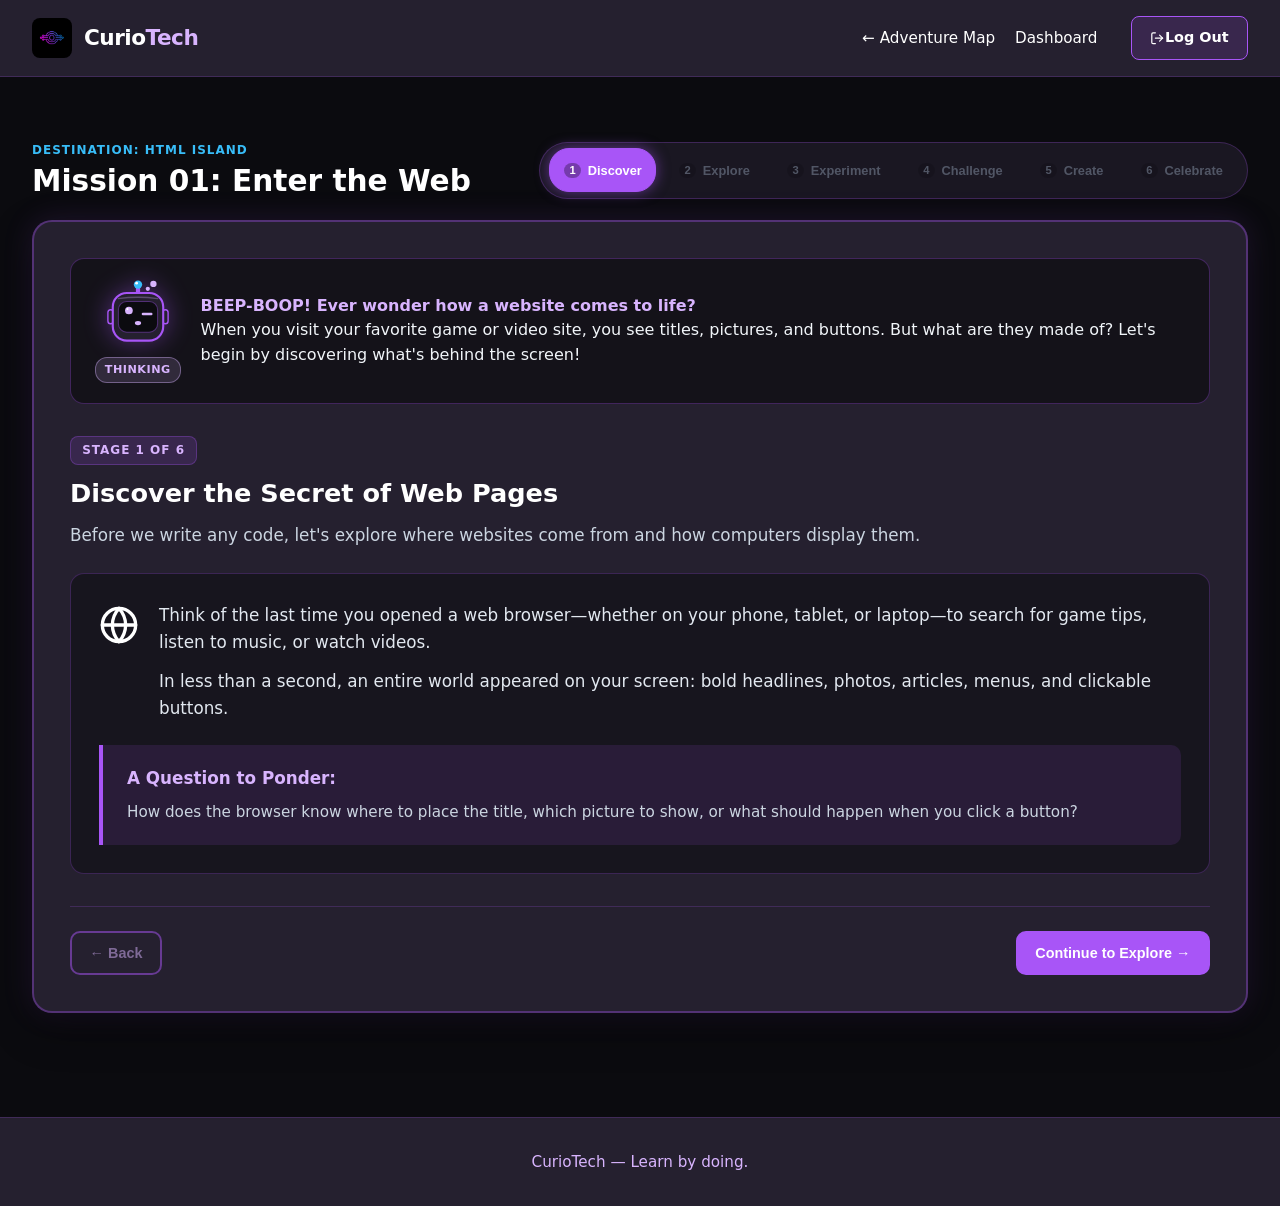
<file: mission.html>
<!DOCTYPE html>
<html lang="en">

<head>
  <meta charset="UTF-8">
  <meta name="viewport" content="width=device-width, initial-scale=1.0">
  <title>CurioTech: Mission 01 — Enter the Web</title>
  <link rel="icon" href="assets/images/logo.png" type="image/png">
  <!-- Shared stylesheet across the CurioTech platform -->
  <link rel="stylesheet" href="css/styles.css">
</head>

<body>

  <!-- Site Header & Navigation -->
  <header class="site-header">
    <div class="container">
      <a href="dashboard.html" class="brand" aria-label="CurioTech Dashboard">
        <img src="assets/images/logo.png" alt="CurioTech logo" class="brand-logo">
        <span class="brand-name">Curio<span>Tech</span></span>
      </a>
      <nav class="site-nav" aria-label="Mission navigation">
        <a href="adventure.html" class="nav-link">&larr; Adventure Map</a>
        <a href="dashboard.html" class="nav-link">Dashboard</a>
        <a href="login.html" class="nav-home-btn" title="Log out (your saved work stays in this browser)"><svg class="svg-icon" viewBox="0 0 24 24" aria-hidden="true" focusable="false"><path d="M9 21H5a2 2 0 0 1-2-2V5a2 2 0 0 1 2-2h4"/><polyline points="16 17 21 12 16 7"/><line x1="21" x2="9" y1="12" y2="12"/></svg>Log Out</a>
      </nav>
    </div>
  </header>

  <!-- Main Mission Workspace -->
  <main class="dashboard-main">
    <div class="container">

      <!-- Mission Title & 6-Stage Stepper -->
      <section class="mission-header-bar" aria-label="Mission Header">
        <div class="mission-title-box">
          <span class="mission-dest-badge">DESTINATION: HTML ISLAND</span>
          <h1 class="mission-main-title">Mission 01: Enter the Web</h1>
        </div>

        <!-- 6-Stage Interactive Stepper -->
        <nav class="mission-stepper" aria-label="Mission Progress Steps">
          <button class="step-pill active" data-stage="0" aria-current="step">
            <span class="step-num">1</span> Discover
          </button>
          <button class="step-pill" data-stage="1" disabled>
            <span class="step-num">2</span> Explore
          </button>
          <button class="step-pill" data-stage="2" disabled>
            <span class="step-num">3</span> Experiment
          </button>
          <button class="step-pill" data-stage="3" disabled>
            <span class="step-num">4</span> Challenge
          </button>
          <button class="step-pill" data-stage="4" disabled>
            <span class="step-num">5</span> Create
          </button>
          <button class="step-pill" data-stage="5" disabled>
            <span class="step-num">6</span> Celebrate
          </button>
        </nav>
      </section>

      <!-- Main Mission Card -->
      <article class="mission-card" role="region" aria-label="Mission Content Area">

        <!-- Pixel Robot Companion Banner in Mission -->
        <aside class="mission-pixel-banner" aria-label="Pixel Mascot Companion">
          <div class="pixel-avatar-col" style="width: auto;">
            <div id="mission-pixel-avatar" class="pixel-svg-avatar" data-expression="thinking" style="width: 70px; height: 70px;" aria-label="Pixel Mascot (Expression: Thinking)">
              <svg width="70" height="70" viewBox="0 0 100 100" fill="none" xmlns="http://www.w3.org/2000/svg" role="img" aria-hidden="true">
                <rect x="47" y="6" width="6" height="15" rx="3" fill="#A855F7" />
                <rect x="7" y="44" width="8" height="20" rx="4" fill="#25202F" stroke="#A855F7" stroke-width="2" />
                <rect x="85" y="44" width="8" height="20" rx="4" fill="#25202F" stroke="#A855F7" stroke-width="2" />
                <rect x="14" y="20" width="72" height="68" rx="20" fill="#25202F" stroke="#A855F7" stroke-width="3" />
                <path d="M 22 28 Q 50 24 78 28" stroke="rgba(216, 180, 254, 0.3)" stroke-width="2" stroke-linecap="round" fill="none" />
                <rect x="22" y="32" width="56" height="44" rx="12" fill="#0B0B0F" stroke="rgba(168, 85, 247, 0.4)" stroke-width="1.5" />
                <circle cx="50" cy="8" r="6" fill="#38BDF8" />
                <circle cx="48" cy="6" r="2" fill="#FFFFFF" />

                <!-- Expression 1: Happy -->
                <g class="expr-happy">
                  <circle cx="37" cy="48" r="5" fill="#38BDF8" />
                  <circle cx="35" cy="46" r="1.5" fill="#FFFFFF" />
                  <circle cx="63" cy="48" r="5" fill="#38BDF8" />
                  <circle cx="61" cy="46" r="1.5" fill="#FFFFFF" />
                  <path d="M 40 62 Q 50 70 60 62" stroke="#38BDF8" stroke-width="3" stroke-linecap="round" fill="none" />
                  <circle cx="30" cy="56" r="2.5" fill="rgba(216, 180, 254, 0.4)" />
                  <circle cx="70" cy="56" r="2.5" fill="rgba(216, 180, 254, 0.4)" />
                </g>

                <!-- Expression 2: Thinking -->
                <g class="expr-thinking">
                  <circle cx="37" cy="45" r="5.5" fill="#D8B4FE" />
                  <circle cx="35" cy="43" r="1.5" fill="#FFFFFF" />
                  <line x1="57" y1="50" x2="69" y2="50" stroke="#D8B4FE" stroke-width="3.5" stroke-linecap="round" />
                  <ellipse cx="50" cy="63" rx="4.5" ry="3" fill="#D8B4FE" />
                  <circle cx="64" cy="14" r="3" fill="#D8B4FE" />
                  <circle cx="72" cy="7" r="4.5" fill="#D8B4FE" />
                </g>

                <!-- Expression 3: Encouraging -->
                <g class="expr-encouraging">
                  <path d="M 32 50 Q 37 43 42 50" stroke="#FBBF24" stroke-width="3.5" stroke-linecap="round" fill="none" />
                  <circle cx="63" cy="48" r="5.5" fill="#FBBF24" />
                  <circle cx="61" cy="46" r="1.5" fill="#FFFFFF" />
                  <path d="M 42 62 Q 52 69 58 61" stroke="#FBBF24" stroke-width="3.5" stroke-linecap="round" fill="none" />
                  <path d="M 38 6 Q 50 1 62 6" stroke="#FBBF24" stroke-width="2" stroke-linecap="round" fill="none" />
                </g>

                <!-- Expression 4: Excited -->
                <g class="expr-excited">
                  <path d="M 32 51 L 37 44 L 42 51" stroke="#F472B6" stroke-width="3.5" stroke-linecap="round" stroke-linejoin="round" fill="none" />
                  <path d="M 58 51 L 63 44 L 68 51" stroke="#F472B6" stroke-width="3.5" stroke-linecap="round" stroke-linejoin="round" fill="none" />
                  <path d="M 39 60 Q 50 73 61 60 Z" fill="#F472B6" stroke="#FFFFFF" stroke-width="1.5" />
                  <path d="M 35 2 L 42 7" stroke="#A855F7" stroke-width="2.5" stroke-linecap="round" />
                  <path d="M 65 2 L 58 7" stroke="#A855F7" stroke-width="2.5" stroke-linecap="round" />
                </g>
              </svg>
            </div>
            <span id="mission-pixel-tag" class="pixel-expression-pill expr-pill-thinking">Thinking</span>
          </div>

          <div id="mission-pixel-speech" class="mission-pixel-speech" aria-live="polite">
            <!-- Dynamic Pixel speech populated by js/mission.js -->
          </div>
        </aside>

        <!-- ================= STAGE 1: DISCOVER ================= -->
        <section id="stage-discover" class="stage-panel active" aria-labelledby="discover-title">
          <div class="stage-header">
            <span class="stage-badge-tag">STAGE 1 OF 6</span>
            <h2 id="discover-title" class="stage-title">Discover the Secret of Web Pages</h2>
            <p class="stage-description">
              Before we write any code, let's explore where websites come from and how computers display them.
            </p>
          </div>

          <div class="discover-box">
            <div class="relatable-scenario">
              <span class="scenario-icon" aria-hidden="true"><svg class="svg-icon" viewBox="0 0 24 24" aria-hidden="true" focusable="false"><circle cx="12" cy="12" r="10"/><path d="M2 12h20"/><path d="M12 2a15.3 15.3 0 0 1 4 10 15.3 15.3 0 0 1-4 10 15.3 15.3 0 0 1-4-10 15.3 15.3 0 0 1 4-10z"/></svg></span>
              <div class="scenario-text">
                <p>
                  Think of the last time you opened a web browser—whether on your phone, tablet, or laptop—to search for game tips, listen to music, or watch videos.
                </p>
                <p style="margin-top: 0.75rem;">
                  In less than a second, an entire world appeared on your screen: bold headlines, photos, articles, menus, and clickable buttons.
                </p>
              </div>
            </div>

            <div class="curiosity-question-box">
              <h4>A Question to Ponder:</h4>
              <p style="color: #CBD5E1; font-size: 0.95rem; margin-bottom: 0;">
                How does the browser know where to place the title, which picture to show, or what should happen when you click a button?
              </p>
            </div>
          </div>
        </section>

        <!-- ================= STAGE 2: EXPLORE ================= -->
        <section id="stage-explore" class="stage-panel" aria-labelledby="explore-title">
          <div class="stage-header">
            <span class="stage-badge-tag">STAGE 2 OF 6</span>
            <h2 id="explore-title" class="stage-title">Explore: The 5 Building Blocks</h2>
            <p class="stage-description">
              A webpage is simply a digital document. Web browsers read structured building blocks to paint the page.
            </p>
          </div>

          <!-- Mock Browser Window Diagram -->
          <div class="mock-browser-window">
            <div class="browser-top-bar">
              <div class="browser-dots" aria-hidden="true">
                <span class="browser-dot dot-red"></span>
                <span class="browser-dot dot-yellow"></span>
                <span class="browser-dot dot-green"></span>
              </div>
              <div class="browser-url-bar">https://curiotech.org/learn/web-basics</div>
            </div>

            <div class="browser-canvas">
              <div style="background-color: rgba(37, 32, 47, 0.9); border: 1.5px solid var(--color-purple); border-radius: 10px; padding: 1.25rem;">
                <div style="display: flex; justify-content: space-between; align-items: center; border-bottom: 1px dashed rgba(168, 85, 247, 0.4); padding-bottom: 0.75rem; margin-bottom: 1rem;">
                  <strong style="color: var(--color-lavender);">&lt;nav&gt; Navigation Bar</strong>
                  <span style="font-size: 0.8rem; color: #94A3B8;">Home | Explore | Quests</span>
                </div>
                <h3 style="color: #38BDF8; margin-bottom: 0.5rem; font-size: 1.3rem;">&lt;h1&gt; Main Page Heading</h3>
                <p style="color: #E2E8F0; font-size: 0.9rem; margin-bottom: 1rem;">
                  &lt;p&gt; This is a body paragraph containing readable explanations, stories, or information.
                </p>
                <div style="display: flex; gap: 1rem; align-items: center; flex-wrap: wrap;">
                  <div style="background: rgba(56, 189, 248, 0.1); border: 1px solid #38BDF8; border-radius: 8px; padding: 0.5rem 1rem; color: #38BDF8; font-size: 0.85rem;">
                    &lt;img&gt; Image / Graphic
                  </div>
                  <span style="background: var(--color-purple); color: #FFF; font-size: 0.85rem; padding: 0.4rem 0.8rem; border-radius: 6px; font-weight: 700;">
                    &lt;button&gt; Action Button
                  </span>
                </div>
              </div>
            </div>
          </div>

          <!-- 5 Element Concept Cards -->
          <div class="explore-elements-grid">
            <article class="explore-element-card">
              <span class="explore-tag-name">&lt;nav&gt; Navigation</span>
              <h4 style="color: #FFF; font-size: 1rem; margin-bottom: 0.25rem;">Site Menu</h4>
              <p style="font-size: 0.85rem; color: #CBD5E1;">Helps visitors move between different pages and sections.</p>
            </article>

            <article class="explore-element-card">
              <span class="explore-tag-name">&lt;h1&gt; Heading</span>
              <h4 style="color: #FFF; font-size: 1rem; margin-bottom: 0.25rem;">Main Title</h4>
              <p style="font-size: 0.85rem; color: #CBD5E1;">Big, bold titles that announce what the content is about.</p>
            </article>

            <article class="explore-element-card">
              <span class="explore-tag-name">&lt;p&gt; Paragraph</span>
              <h4 style="color: #FFF; font-size: 1rem; margin-bottom: 0.25rem;">Body Text</h4>
              <p style="font-size: 0.85rem; color: #CBD5E1;">Regular readable sentences, stories, and descriptions.</p>
            </article>

            <article class="explore-element-card">
              <span class="explore-tag-name">&lt;img&gt; Image</span>
              <h4 style="color: #FFF; font-size: 1rem; margin-bottom: 0.25rem;">Visuals</h4>
              <p style="font-size: 0.85rem; color: #CBD5E1;">Photographs, drawings, diagrams, or icons.</p>
            </article>

            <article class="explore-element-card">
              <span class="explore-tag-name">&lt;button&gt; Button</span>
              <h4 style="color: #FFF; font-size: 1rem; margin-bottom: 0.25rem;">Interactive Click</h4>
              <p style="font-size: 0.85rem; color: #CBD5E1;">Controls that users can click to take an action.</p>
            </article>
          </div>
        </section>

        <!-- ================= STAGE 3: EXPERIMENT ================= -->
        <section id="stage-experiment" class="stage-panel" aria-labelledby="experiment-title">
          <div class="stage-header">
            <span class="stage-badge-tag">STAGE 3 OF 6</span>
            <h2 id="experiment-title" class="stage-title">Experiment: The Webpage Inspector</h2>
            <p class="stage-description">
              Click on different elements in the live webpage mock below to inspect their code tag, role, and function. (Inspect at least 3 elements to unlock the Challenge). Then try the optional Tag Tinkerer underneath: edit real HTML and watch the page change!
            </p>
          </div>

          <div class="inspector-layout">
            <!-- Left: Interactive Webpage Canvas -->
            <div class="interactive-mock-page" role="group" aria-label="Interactive Webpage Mock">
              
              <!-- 1. Nav Box -->
              <div class="inspectable-box" data-elem="nav" tabindex="0" role="button" aria-label="Inspect Navigation Bar">
                <div class="inspect-badge">&lt;nav&gt; Site Menu</div>
                <div style="font-weight: 700; color: #FFF; font-size: 0.95rem;">CurioTech Adventure &bull; Islands &bull; Quests</div>
              </div>

              <!-- 2. Heading Box -->
              <div class="inspectable-box" data-elem="heading" tabindex="0" role="button" aria-label="Inspect Main Heading">
                <div class="inspect-badge">&lt;h1&gt; Main Heading</div>
                <div style="font-size: 1.25rem; font-weight: 800; color: #38BDF8;">Discover the Magic of Code</div>
              </div>

              <!-- 3. Paragraph Box -->
              <div class="inspectable-box" data-elem="paragraph" tabindex="0" role="button" aria-label="Inspect Paragraph">
                <div class="inspect-badge">&lt;p&gt; Paragraph</div>
                <div style="font-size: 0.9rem; color: #E2E8F0;">
                  Technology empowers young creators to solve real problems and build the future.
                </div>
              </div>

              <!-- 4. Image Box -->
              <div class="inspectable-box" data-elem="image" tabindex="0" role="button" aria-label="Inspect Image">
                <div class="inspect-badge">&lt;img&gt; Image Element</div>
                <div style="display: flex; align-items: center; gap: 0.75rem;">
                                    <span style="font-size: 0.9rem; color: var(--color-lavender);">robot-companion-avatar.png</span>
                </div>
              </div>

              <!-- 5. Button Box -->
              <div class="inspectable-box" data-elem="button" tabindex="0" role="button" aria-label="Inspect Action Button">
                <div class="inspect-badge">&lt;button&gt; Action Button</div>
                <div style="display: inline-block; background: var(--color-purple); color: #FFF; padding: 0.35rem 0.75rem; border-radius: 6px; font-size: 0.85rem; font-weight: 700;">
                  Start Quest &rarr;
                </div>
              </div>

            </div>

            <!-- Right: Inspector Output Card -->
            <div class="inspector-output-card" aria-live="polite">
              <div>
                <span id="inspector-counter" class="inspector-counter-badge">Inspected: 0 of 5 Elements</span>
                <h3 id="inspector-title" style="font-size: 1.3rem; color: #FFF; margin-bottom: 0.35rem;">Click any block on the left</h3>
                <span id="inspector-tag" style="font-family: monospace; font-size: 0.95rem; color: #38BDF8; font-weight: 700; display: block; margin-bottom: 0.75rem;">---</span>
                <p id="inspector-desc" style="font-size: 0.95rem; color: #CBD5E1; line-height: 1.5; margin-bottom: 1rem;">
                  Select any block on the illustrated page to discover what it does and why web browsers render it.
                </p>
                <div style="background: rgba(11, 11, 15, 0.6); padding: 0.75rem 1rem; border-radius: 8px; border: 1px solid rgba(168, 85, 247, 0.2);">
                  <span style="font-size: 0.75rem; color: var(--color-lavender); font-weight: 700; text-transform: uppercase;">Example:</span>
                  <div id="inspector-example" style="font-size: 0.85rem; color: #F1F5F9; margin-top: 0.2rem;">---</div>
                </div>
              </div>

              <div style="margin-top: 1.5rem;">
                <button id="btn-reset-inspector" class="button button-small button-outline" style="width: 100%;">Reset Inspector ↺</button>
              </div>
            </div>
          </div>

          <!-- Phase 4.4: Tag Tinkerer (optional hands-on activity) -->
          <div class="tinker-card" role="group" aria-labelledby="tinker-title">
            <div class="tinker-head">
              <h3 id="tinker-title" class="tinker-title">Tag Tinkerer</h3>
              <span class="tinker-optional-badge">Optional &bull; just for fun</span>
            </div>
            <p class="tinker-intro">Change the code and watch the page update instantly. You can't break anything!</p>

            <div class="tinker-grid">
              <div class="tinker-controls">
                <label class="tinker-label" for="tinker-text">1. Type your own text</label>
                <input id="tinker-text" class="tinker-input" type="text" maxlength="30" autocomplete="off" value="Hello, Web!">

                <div class="tinker-label" id="tinker-tag-label">2. Pick a tag to wrap your text in</div>
                <div class="tinker-btn-row" role="group" aria-labelledby="tinker-tag-label">
                  <button type="button" class="tinker-btn active" data-tinker-tag="h1" aria-pressed="true">&lt;h1&gt; Heading</button>
                  <button type="button" class="tinker-btn" data-tinker-tag="p" aria-pressed="false">&lt;p&gt; Paragraph</button>
                </div>

                <div class="tinker-label" id="tinker-img-label">3. Add a picture</div>
                <div class="tinker-btn-row">
                  <button type="button" id="tinker-img-btn" class="tinker-btn" aria-pressed="false" aria-labelledby="tinker-img-label tinker-img-btn">Add &lt;img&gt;</button>
                </div>

                <pre class="tinker-code" aria-label="Your HTML code"><code id="tinker-code"></code></pre>
              </div>

              <div class="tinker-output">
                <div class="tinker-output-bar">WHAT THE BROWSER SHOWS</div>
                <div id="tinker-preview" class="tinker-preview"></div>
                <div id="tinker-note" class="tinker-note" role="status" aria-live="polite">Try switching between <code>&lt;h1&gt;</code> and <code>&lt;p&gt;</code>. What changes?</div>
              </div>
            </div>
          </div>
        </section>

        <!-- ================= STAGE 4: CHALLENGE ================= -->
        <section id="stage-challenge" class="stage-panel" aria-labelledby="challenge-title">
          <div class="stage-header">
            <span class="stage-badge-tag">STAGE 4 OF 6</span>
            <h2 id="challenge-title" class="stage-title">Challenge: Three Quick Quests</h2>
            <p class="stage-description">
              Solve three small puzzles to unlock the Create stage. Mistakes are just clues, so you can try again as many times as you like!
            </p>
          </div>

          <!-- Phase 4.4: challenge progress tracker -->
          <div class="challenge-tracker" role="group" aria-label="Challenge progress">
            <button type="button" class="challenge-chip active" data-step="0" aria-current="step"><span class="challenge-chip-mark">1</span> Element Matcher</button>
            <button type="button" class="challenge-chip" data-step="1" disabled><span class="challenge-chip-mark">2</span> Tag Detective</button>
            <button type="button" class="challenge-chip" data-step="2" disabled><span class="challenge-chip-mark">3</span> Build the Page</button>
          </div>

          <!-- Single live region for all quest feedback (filled by js/mission.js) -->
          <div id="quest-announcer" class="p44-sr-only" role="status" aria-live="polite" aria-atomic="true"></div>

          <!-- Quest 1: Element Matcher -->
          <div class="challenge-step" data-step="0">
          <div class="challenge-box">
            <div class="challenge-question">
              Which webpage element would you choose to display the <strong>big main title</strong> at the very top of a new article?
            </div>

            <div class="challenge-options-grid" role="radiogroup" aria-label="Element Options">
              <button class="challenge-option-btn" data-correct="false" role="radio" aria-checked="false">
                <div>
                  <strong>&lt;p&gt; Paragraph</strong>
                  <div style="font-size: 0.8rem; color: #94A3B8;">For regular body sentences</div>
                </div>
              </button>

              <button class="challenge-option-btn" data-correct="true" role="radio" aria-checked="false">
                <div>
                  <strong>&lt;h1&gt; Main Heading</strong>
                  <div style="font-size: 0.8rem; color: #94A3B8;">For prominent top titles</div>
                </div>
              </button>

              <button class="challenge-option-btn" data-correct="false" role="radio" aria-checked="false">
                <div>
                  <strong>&lt;img&gt; Image</strong>
                  <div style="font-size: 0.8rem; color: #94A3B8;">For pictures and graphics</div>
                </div>
              </button>

              <button class="challenge-option-btn" data-correct="false" role="radio" aria-checked="false">
                <div>
                  <strong>&lt;nav&gt; Navigation</strong>
                  <div style="font-size: 0.8rem; color: #94A3B8;">For site menus and links</div>
                </div>
              </button>
            </div>

            <!-- Immediate Feedback -->
            <div id="challenge-feedback" class="challenge-feedback-box"></div>

            <div class="challenge-step-actions">
              <button type="button" class="button button-small button-outline challenge-reveal-btn" data-step="0" hidden>Show me the answer</button>
              <button type="button" class="button button-small challenge-step-next" data-step="0" hidden>Next quest &rarr;</button>
            </div>
          </div>
          </div>

          <!-- Quest 2: Tag Detective -->
          <div class="challenge-step" data-step="1" hidden>
            <div class="challenge-box">
              <div class="challenge-question">
                Pixel's page looks broken! Tap the <strong>line of code</strong> that has a mistake.
              </div>

              <div class="detective-code" role="group" aria-label="Code lines. Choose the line with the mistake.">
                <button type="button" class="detective-line" data-line="1" data-correct="false"><span class="detective-num">1</span><code>&lt;h1&gt;My Robot Page&lt;/h1&gt;</code></button>
                <button type="button" class="detective-line" data-line="2" data-correct="true"><span class="detective-num">2</span><code id="detective-line-2">&lt;p&gt;Robots are fun to build.</code></button>
                <button type="button" class="detective-line" data-line="3" data-correct="false"><span class="detective-num">3</span><code>&lt;img src="robot.png" alt="A friendly robot"&gt;</code></button>
                <button type="button" class="detective-line" data-line="4" data-correct="false"><span class="detective-num">4</span><code>&lt;button&gt;Say hello&lt;/button&gt;</code></button>
              </div>

              <div id="detective-feedback" class="challenge-feedback-box"></div>

              <div class="challenge-step-actions">
                <button type="button" class="button button-small button-outline challenge-reveal-btn" data-step="1" hidden>Show me the answer</button>
                <button type="button" class="button button-small challenge-step-next" data-step="1" hidden>Next quest &rarr;</button>
              </div>
            </div>
          </div>

          <!-- Quest 3: Build the Page -->
          <div class="challenge-step" data-step="2" hidden>
            <div class="challenge-box">
              <div class="challenge-question">
                Build the page! Use the <strong>up and down buttons</strong> to put the blocks in a sensible order, from the top of the page to the bottom.
              </div>

              <ol id="builder-list" class="builder-list" aria-label="Page blocks, from top to bottom"></ol>

              <div class="challenge-step-actions builder-actions">
                <button type="button" id="btn-builder-check" class="button button-small">Check my page</button>
                <button type="button" class="button button-small button-outline challenge-reveal-btn" data-step="2" hidden>Show me the answer</button>
              </div>

              <div id="builder-feedback" class="challenge-feedback-box"></div>
            </div>
          </div>
        </section>

        <!-- ================= STAGE 5: CREATE ================= -->
        <section id="stage-create" class="stage-panel" aria-labelledby="create-title">
          <div class="stage-header">
            <span class="stage-badge-tag">STAGE 5 OF 6</span>
            <h2 id="create-title" class="stage-title">Create: Webpage Blueprint Studio</h2>
            <p class="stage-description">
              Assemble your first custom webpage layout! Choose your heading, story, graphic, and button to see your live preview update in real time.
            </p>
          </div>

          <div class="studio-layout">
            <!-- Left: Design Selection Controls -->
            <div class="studio-controls-card">
              
              <!-- 1. Heading Choice -->
              <div>
                <div class="studio-group-title">1. Choose Page Title (&lt;h1&gt;)</div>
                <div class="studio-pills">
                  <button class="studio-pill active" data-type="title" data-value="The Robot Sanctuary">The Robot Sanctuary</button>
                  <button class="studio-pill" data-type="title" data-value="Pixel's Cyber Space Academy">Pixel's Space Academy</button>
                  <button class="studio-pill" data-type="title" data-value="Girls Who Build The Web">Girls Who Build The Web</button>
                </div>
                <label class="studio-custom-label" for="studio-title-input">Or type your own title:</label>
                <input id="studio-title-input" class="tinker-input" type="text" maxlength="30" autocomplete="off" placeholder="Your own page title">
                <button type="button" id="studio-title-clear" class="studio-custom-clear" hidden>Use a ready-made title again</button>
              </div>

              <!-- 2. Story Paragraph -->
              <div>
                <div class="studio-group-title">2. Choose Story Description (&lt;p&gt;)</div>
                <div class="studio-pills">
                  <button class="studio-pill active" data-type="tagline" data-value="A safe haven where friendly companion robots learn digital skills.">Friendly Robots</button>
                  <button class="studio-pill" data-type="tagline" data-value="Blast off into cyberspace with clean code and interactive logic!">Cyberspace Adventure</button>
                  <button class="studio-pill" data-type="tagline" data-value="Empowering the next generation of creative women in engineering.">Empowerment</button>
                </div>
              </div>

              <!-- 3. Featured Graphic -->
              <div>
                <div class="studio-group-title">3. Choose Hero Graphic (&lt;img&gt;)</div>
                <div class="studio-pills">
                  <button class="studio-pill active" data-type="graphic" data-value="Robot Workshop">Robot Workshop</button>
                  <button class="studio-pill" data-type="graphic" data-value="Cosmic Rocket">Cosmic Rocket</button>
                  <button class="studio-pill" data-type="graphic" data-value="Code Terminal">Code Terminal</button>
                </div>
              </div>

              <!-- 4. Action Button -->
              <div>
                <div class="studio-group-title">4. Choose Action Button (&lt;button&gt;)</div>
                <div class="studio-pills">
                  <button class="studio-pill active" data-type="button" data-value="Enter Sanctuary →">Enter Sanctuary</button>
                  <button class="studio-pill" data-type="button" data-value="Launch Mission →">Launch Mission</button>
                  <button class="studio-pill" data-type="button" data-value="Explore Future →">Explore Future</button>
                </div>
              </div>

              <div style="margin-top: 1rem;">
                <button id="btn-save-blueprint" class="button button-small" style="width: 100%;">Save Blueprint &amp; Complete Quest</button>
              </div>

            </div>

            <!-- Right: Live Rendered Preview -->
            <div class="studio-preview-card">
              <div>
                <div style="display: flex; justify-content: space-between; align-items: center; margin-bottom: 0.75rem;">
                  <span style="font-size: 0.8rem; font-weight: 700; color: #38BDF8; letter-spacing: 0.5px;">LIVE PREVIEW BROWSER</span>
                  <span style="font-size: 0.75rem; color: #94A3B8;">my-blueprint.html</span>
                </div>

                <div class="preview-rendered-page">
                  <div style="font-size: 0.75rem; color: var(--color-lavender); border-bottom: 1px solid rgba(168, 85, 247, 0.2); padding-bottom: 0.4rem;">
                    &lt;nav&gt; Home &bull; Missions &bull; Portfolio
                  </div>
                  <h3 id="preview-heading" style="color: #FFFFFF; font-size: 1.35rem; margin-top: 0.5rem;">The Robot Sanctuary</h3>
                  <div id="preview-graphic" style="font-size: 2.25rem; margin: 0.4rem 0;">Robot Workshop</div>
                  <p id="preview-tagline" style="font-size: 0.9rem; color: #CBD5E1; line-height: 1.45;">
                    A safe haven where friendly companion robots learn digital skills.
                  </p>
                  <div>
                    <button id="preview-button" class="button button-small" type="button" style="pointer-events: none; margin-top: 0.5rem;">
                      Enter Sanctuary →
                    </button>
                  </div>
                </div>

                <details class="blueprint-code-panel" open>
                  <summary>See the HTML behind my page</summary>
                  <pre class="tinker-code" aria-label="HTML code for your blueprint"><code id="blueprint-code"></code></pre>
                </details>
              </div>
            </div>

          </div>
        </section>

        <!-- ================= STAGE 6: CELEBRATE ================= -->
        <section id="stage-celebrate" class="stage-panel" aria-labelledby="celebrate-title">
          <div class="celebrate-layout">
            <span class="celebrate-trophy" aria-hidden="true"><svg class="svg-icon" viewBox="0 0 24 24" aria-hidden="true" focusable="false"><path d="M6 9H4.5a2.5 2.5 0 0 1 0-5H6"/><path d="M18 9h1.5a2.5 2.5 0 0 0 0-5H18"/><path d="M4 22h16"/><path d="M10 14.66V17c0 .55-.47.98-.97 1.21C7.85 18.75 7 20.24 7 22"/><path d="M14 14.66V17c0 .55.47.98.97 1.21C16.15 18.75 17 20.24 17 22"/><path d="M18 2H6v7a6 6 0 0 0 12 0V2Z"/></svg></span>
            <h2 id="celebrate-title" class="celebrate-title">Mission 01 Accomplished!</h2>
            <p style="font-size: 1.15rem; color: var(--color-lavender); max-width: 650px; margin: 0 auto;">
              You have successfully completed <strong>Enter the Web</strong> on HTML Island!
            </p>

            <ul class="celebrate-summary-list">
              <li><span class="celebrate-check">✓</span> Discovered what a webpage is and how browsers render documents</li>
              <li><span class="celebrate-check">✓</span> Explored the 5 core building blocks: <code>&lt;nav&gt;</code>, <code>&lt;h1&gt;</code>, <code>&lt;p&gt;</code>, <code>&lt;img&gt;</code>, <code>&lt;button&gt;</code></li>
              <li><span class="celebrate-check">✓</span> Inspected real element code in the interactive Inspector</li>
              <li><span class="celebrate-check">✓</span> Mastered the Element Matcher Challenge on first principles</li>
              <li><span class="celebrate-check">✓</span> Designed and previewed your own Webpage Blueprint</li>
            </ul>

            <!-- Phase 4.4: personalised recap, filled in by js/mission.js -->
            <div class="p44-recap" aria-labelledby="recap-title">
              <h3 id="recap-title" class="p44-recap-title">Your Mission Journey</h3>
              <ul id="celebrate-recap-list" class="p44-recap-list"></ul>
            </div>

            <!-- Phase 4 closure: tells the learner whether their completion was saved (see js/mission.js) -->
            <p id="mission-saved-note" class="stage-description" role="status" aria-live="polite" style="margin: 1.5rem auto 0; max-width: 650px; font-weight: 700;"></p>

            <!-- Phase 4.5.6: hand the saved blueprint to the Creator's Playground (see js/mission.js) -->
            <p class="stage-description" style="margin: 1.5rem auto 0; max-width: 650px;">
              Your blueprint is a plan. In the Creator's Playground you can turn it into real HTML and change it however you like.
            </p>
            <div style="margin-top: 1rem; display: flex; flex-wrap: wrap; gap: 0.75rem; justify-content: center;">
              <button type="button" id="btn-open-playground" class="button">Open my blueprint in the Creator's Playground</button>
              <a href="adventure.html" class="button"><svg class="svg-icon" viewBox="0 0 24 24" aria-hidden="true" focusable="false"><path d="M3 6l6-3 6 3 6-3v15l-6 3-6-3-6 3z"/><path d="M9 3v15"/><path d="M15 6v15"/></svg>Return to Adventure Map</a>
            </div>
          </div>
        </section>

        <!-- Stage 3 helper: tells the learner what is still needed to continue (filled by js/mission.js) -->
        <div class="inspect-hint-region" role="status" aria-live="polite" aria-atomic="true">
          <p id="inspect-hint" class="inspect-hint" hidden></p>
        </div>

        <!-- Mission Action Controls (Back & Continue) -->
        <div class="mission-actions-bar">
          <button id="btn-stage-prev" class="button button-small button-outline" disabled>&larr; Back</button>
          <button id="btn-stage-next" class="button button-small" aria-describedby="inspect-hint">Continue to Explore &rarr;</button>
        </div>

      </article>

    </div>
  </main>

  <!-- Shared Footer -->
  <footer class="site-footer">
    <div class="container">
      <p class="footer-text">CurioTech &mdash; Learn by doing.</p>
    </div>
  </footer>

  <!-- Base Scripts -->
  <script src="js/main.js"></script>
  <script src="js/mission-kit.js"></script>
  <script src="js/mission.js"></script>
</body>

</html>
</file>
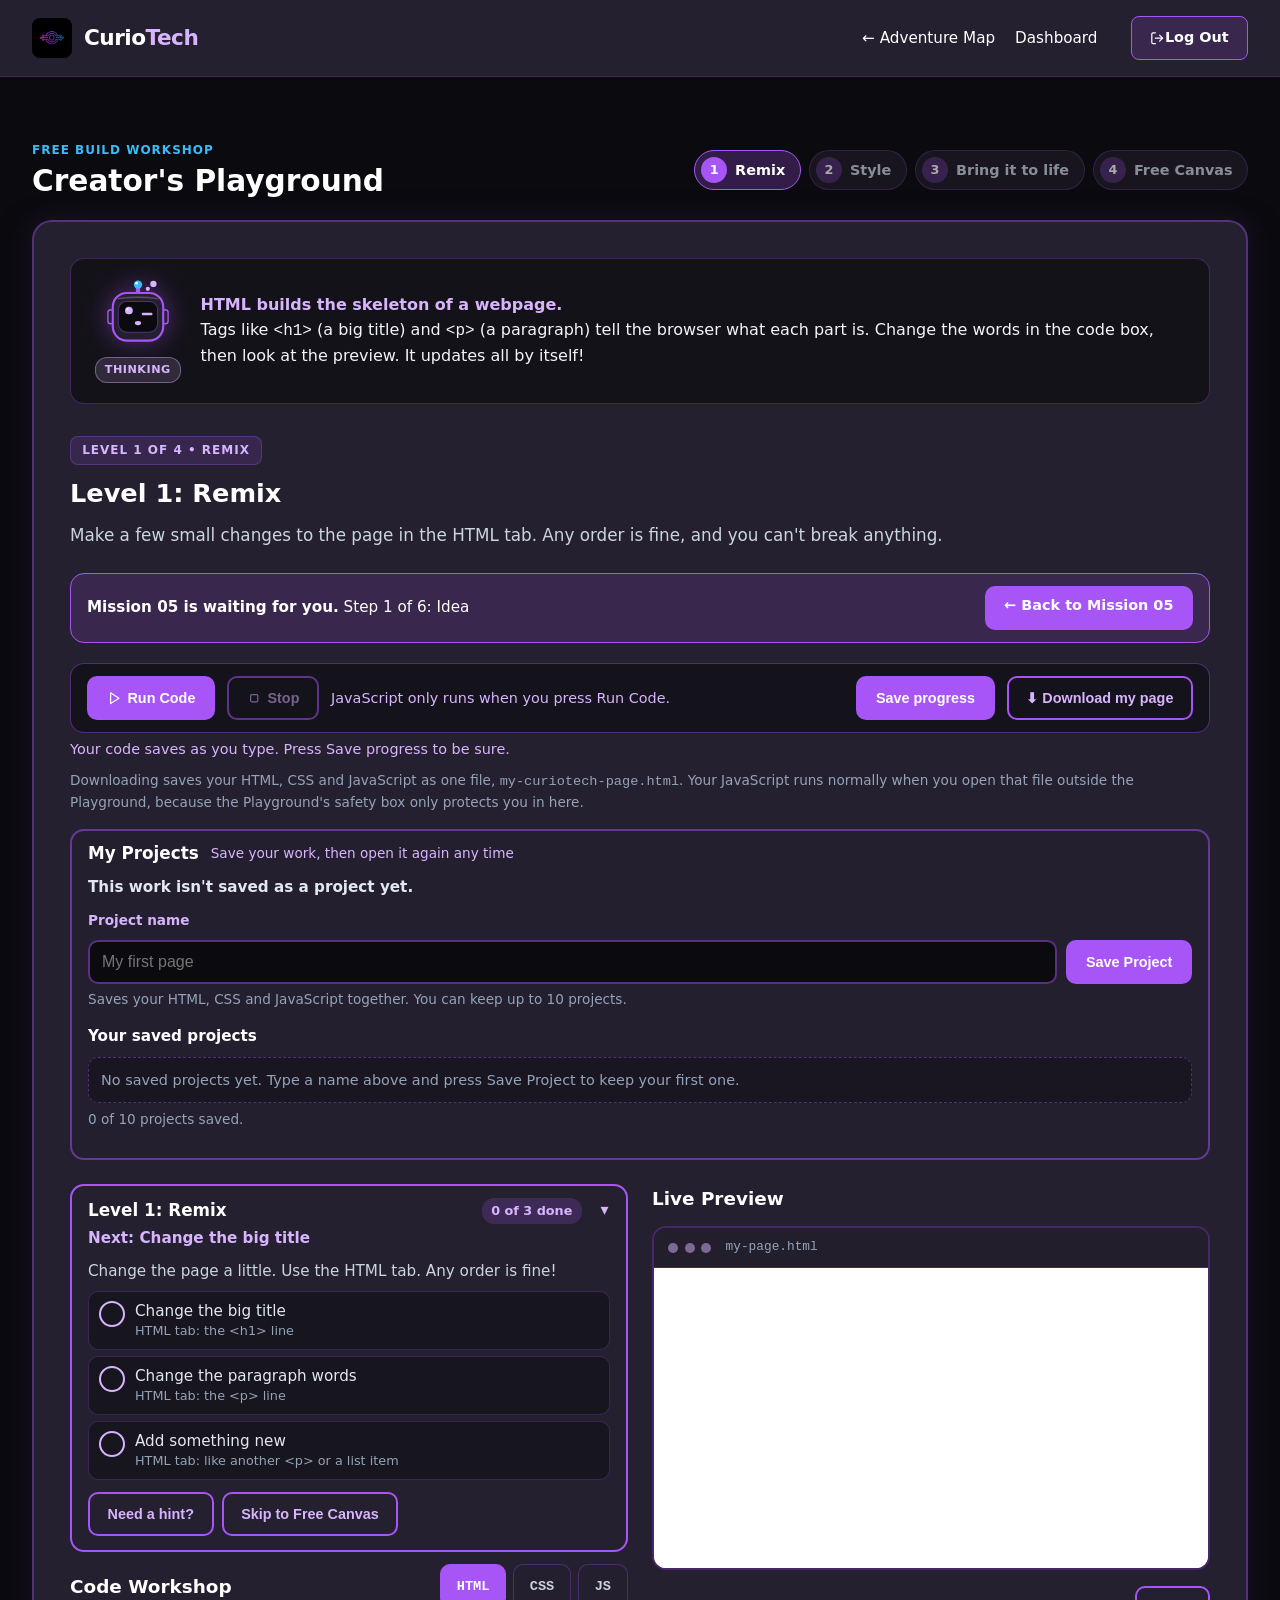
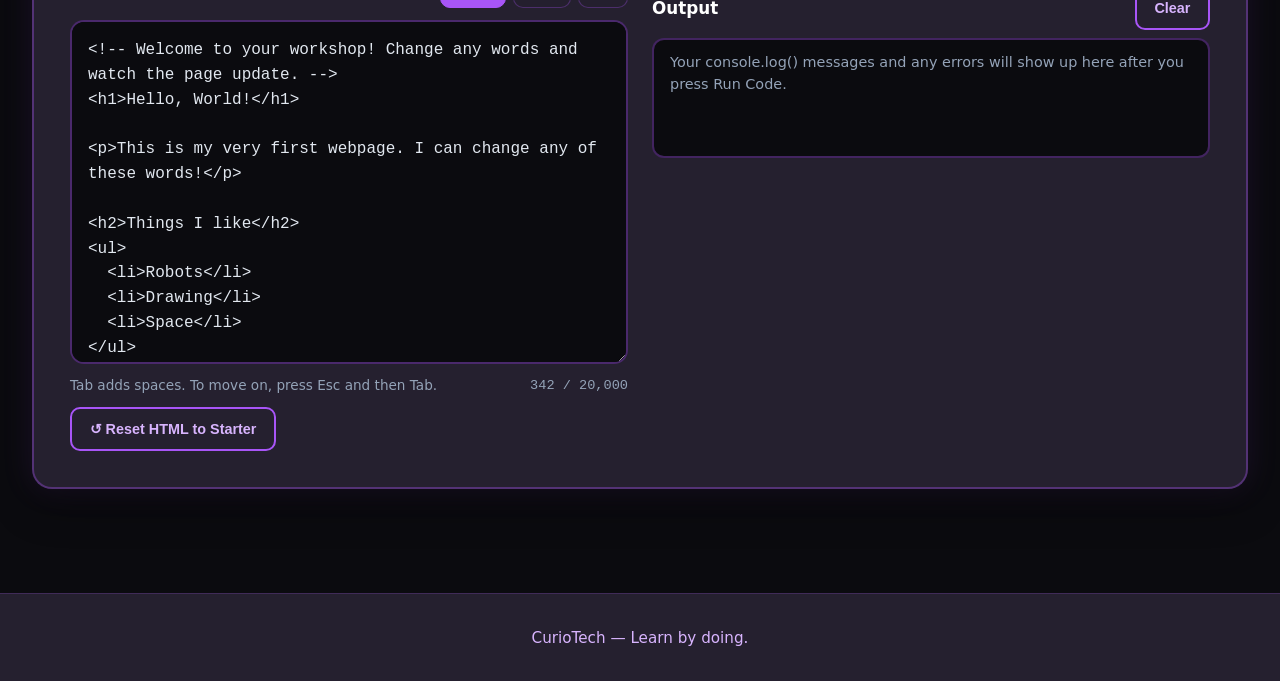
<file: playground.html>
<!DOCTYPE html>
<html lang="en">

<head>
  <meta charset="UTF-8">
  <!-- The preview frame may only be a srcdoc frame: it can never be navigated to any web address. -->
  <meta http-equiv="Content-Security-Policy" content="frame-src 'none'">
  <meta name="viewport" content="width=device-width, initial-scale=1.0">
  <title>CurioTech: Creator's Playground</title>
  <link rel="icon" href="assets/images/logo.png" type="image/png">
  <!-- Shared stylesheet across the CurioTech platform -->
  <link rel="stylesheet" href="css/styles.css">
</head>

<body>

  <!-- Site Header & Navigation -->
  <header class="site-header">
    <div class="container">
      <a href="dashboard.html" class="brand" aria-label="CurioTech Dashboard">
        <img src="assets/images/logo.png" alt="CurioTech logo" class="brand-logo">
        <span class="brand-name">Curio<span>Tech</span></span>
      </a>
      <nav class="site-nav" aria-label="Playground navigation">
        <a href="adventure.html" class="nav-link">&larr; Adventure Map</a>
        <a href="dashboard.html" class="nav-link">Dashboard</a>
        <a href="login.html" class="nav-home-btn" title="Log out (your saved work stays in this browser)"><svg class="svg-icon" viewBox="0 0 24 24" aria-hidden="true" focusable="false"><path d="M9 21H5a2 2 0 0 1-2-2V5a2 2 0 0 1 2-2h4"/><polyline points="16 17 21 12 16 7"/><line x1="21" x2="9" y1="12" y2="12"/></svg>Log Out</a>
      </nav>
    </div>
  </header>

  <!-- Main Playground Workspace -->
  <main class="dashboard-main">
    <div class="container">

      <!-- Title & level indicator -->
      <section class="mission-header-bar" aria-label="Playground Header">
        <div class="mission-title-box">
          <span class="mission-dest-badge">FREE BUILD WORKSHOP</span>
          <h1 class="mission-main-title">Creator's Playground</h1>
        </div>

        <!-- Creator journey: states (done, current, next, skipped) are kept up to date by js/playground.js.
             Nothing is locked: every tab can be used at any time. -->
        <ol class="pg-journey" aria-label="Creator levels">
          <li class="pg-step is-current" data-level="1" aria-current="step"><span class="pg-step-num">1</span> Remix <span class="p44-sr-only pg-step-state">(current)</span></li>
          <li class="pg-step is-upcoming" data-level="2"><span class="pg-step-num">2</span> Style <span class="p44-sr-only pg-step-state">(next)</span></li>
          <li class="pg-step is-upcoming" data-level="3"><span class="pg-step-num">3</span> Bring it to life <span class="p44-sr-only pg-step-state">(next)</span></li>
          <li class="pg-step is-upcoming" data-level="4"><span class="pg-step-num">4</span> Free Canvas <span class="p44-sr-only pg-step-state">(next)</span></li>
        </ol>
      </section>

      <article class="mission-card" role="region" aria-label="Creator's Playground Workshop">

        <!-- Pixel guidance banner -->
        <aside class="mission-pixel-banner" aria-label="Pixel Mascot Companion">
          <div class="pixel-avatar-col" style="width: auto;">
            <div id="pg-pixel-avatar" class="pixel-svg-avatar" data-expression="excited" style="width: 70px; height: 70px;" aria-label="Pixel Mascot (excited)">
              <svg width="70" height="70" viewBox="0 0 100 100" fill="none" xmlns="http://www.w3.org/2000/svg" role="img" aria-hidden="true">
                <rect x="47" y="6" width="6" height="15" rx="3" fill="#A855F7" />
                <rect x="7" y="44" width="8" height="20" rx="4" fill="#25202F" stroke="#A855F7" stroke-width="2" />
                <rect x="85" y="44" width="8" height="20" rx="4" fill="#25202F" stroke="#A855F7" stroke-width="2" />
                <rect x="14" y="20" width="72" height="68" rx="20" fill="#25202F" stroke="#A855F7" stroke-width="3" />
                <path d="M 22 28 Q 50 24 78 28" stroke="rgba(216, 180, 254, 0.3)" stroke-width="2" stroke-linecap="round" fill="none" />
                <rect x="22" y="32" width="56" height="44" rx="12" fill="#0B0B0F" stroke="rgba(168, 85, 247, 0.4)" stroke-width="1.5" />
                <circle cx="50" cy="8" r="6" fill="#38BDF8" />
                <circle cx="48" cy="6" r="2" fill="#FFFFFF" />

                <!-- Expression 1: Happy -->
                <g class="expr-happy">
                  <circle cx="37" cy="48" r="5" fill="#38BDF8" />
                  <circle cx="35" cy="46" r="1.5" fill="#FFFFFF" />
                  <circle cx="63" cy="48" r="5" fill="#38BDF8" />
                  <circle cx="61" cy="46" r="1.5" fill="#FFFFFF" />
                  <path d="M 40 62 Q 50 70 60 62" stroke="#38BDF8" stroke-width="3" stroke-linecap="round" fill="none" />
                  <circle cx="30" cy="56" r="2.5" fill="rgba(216, 180, 254, 0.4)" />
                  <circle cx="70" cy="56" r="2.5" fill="rgba(216, 180, 254, 0.4)" />
                </g>

                <!-- Expression 2: Thinking -->
                <g class="expr-thinking">
                  <circle cx="37" cy="45" r="5.5" fill="#D8B4FE" />
                  <circle cx="35" cy="43" r="1.5" fill="#FFFFFF" />
                  <line x1="57" y1="50" x2="69" y2="50" stroke="#D8B4FE" stroke-width="3.5" stroke-linecap="round" />
                  <ellipse cx="50" cy="63" rx="4.5" ry="3" fill="#D8B4FE" />
                  <circle cx="64" cy="14" r="3" fill="#D8B4FE" />
                  <circle cx="72" cy="7" r="4.5" fill="#D8B4FE" />
                </g>

                <!-- Expression 3: Encouraging -->
                <g class="expr-encouraging">
                  <path d="M 32 50 Q 37 43 42 50" stroke="#FBBF24" stroke-width="3.5" stroke-linecap="round" fill="none" />
                  <circle cx="63" cy="48" r="5.5" fill="#FBBF24" />
                  <circle cx="61" cy="46" r="1.5" fill="#FFFFFF" />
                  <path d="M 42 62 Q 52 69 58 61" stroke="#FBBF24" stroke-width="3.5" stroke-linecap="round" fill="none" />
                  <path d="M 38 6 Q 50 1 62 6" stroke="#FBBF24" stroke-width="2" stroke-linecap="round" fill="none" />
                </g>

                <!-- Expression 4: Excited -->
                <g class="expr-excited">
                  <path d="M 32 51 L 37 44 L 42 51" stroke="#F472B6" stroke-width="3.5" stroke-linecap="round" stroke-linejoin="round" fill="none" />
                  <path d="M 58 51 L 63 44 L 68 51" stroke="#F472B6" stroke-width="3.5" stroke-linecap="round" stroke-linejoin="round" fill="none" />
                  <path d="M 39 60 Q 50 73 61 60 Z" fill="#F472B6" stroke="#FFFFFF" stroke-width="1.5" />
                  <path d="M 35 2 L 42 7" stroke="#A855F7" stroke-width="2.5" stroke-linecap="round" />
                  <path d="M 65 2 L 58 7" stroke="#A855F7" stroke-width="2.5" stroke-linecap="round" />
                </g>
              </svg>
            </div>
            <span id="pg-pixel-tag" class="pixel-expression-pill expr-pill-excited">Excited</span>
          </div>

          <div id="pg-pixel-speech" class="mission-pixel-speech" aria-live="polite">
            <strong>HTML builds the skeleton of a webpage.</strong><br>
            Tags like <code>&lt;h1&gt;</code> (a big title) and <code>&lt;p&gt;</code> (a paragraph) tell the browser what each part is. Change the words in the code box, then look at the preview. It updates all by itself!
          </div>
        </aside>

        <div class="stage-header">
          <span id="pg-level-badge" class="stage-badge-tag">LEVEL 1 OF 4 &bull; REMIX</span>
          <h2 id="pg-level-title" class="stage-title">Level 1: Remix</h2>
          <p id="pg-level-desc" class="stage-description">
            Change a few words in the HTML tab, make it beautiful in the CSS tab, then bring it to life in the JS tab. You can't break anything, and each Reset button brings back fresh starter code for its own file.
          </p>
        </div>

        <!-- Phase 5, Stage 5.4: a way back to Mission 05 while that mission is in progress in this tab (see js/playground.js) -->
        <aside id="pg-m5-return" class="pg-m5-return" aria-label="Mission 05" hidden>
          <span class="pg-m5-return-text"><strong>Mission 05 is waiting for you.</strong> <span id="pg-m5-return-step"></span></span>
          <a href="mission-05.html" class="button button-small pg-m5-return-btn">← Back to Mission 05</a>
        </aside>

        <!-- Phase 4.5.6: shown only when a Mission 01 blueprint arrives and the learner already has their own HTML (see js/playground.js) -->
        <section id="pg-handoff" class="pg-handoff" aria-labelledby="pg-handoff-title" hidden>
          <h3 id="pg-handoff-title" class="pg-handoff-title" tabindex="-1">Your Mission 01 blueprint is ready</h3>
          <p class="pg-handoff-text">You already have your own HTML in the workshop. Should I replace it with your blueprint? If you say no, your work stays exactly as it is.</p>
          <div class="pg-handoff-actions">
            <button type="button" id="pg-handoff-use" class="button button-small pg-handoff-btn">Use my blueprint (replaces my HTML)</button>
            <button type="button" id="pg-handoff-keep" class="button button-small button-outline pg-handoff-btn">Keep my work</button>
          </div>
        </section>

        <!-- Code / Preview toggle (shown on phones and small tablets only) -->
        <div class="pg-view-toggle" role="group" aria-label="Choose what to look at">
          <button type="button" class="pg-view-btn" data-view="code" aria-pressed="true" aria-controls="pg-code-panel"><svg class="svg-icon" viewBox="0 0 24 24" aria-hidden="true" focusable="false"><polyline points="16 18 22 12 16 6"/><polyline points="8 6 2 12 8 18"/></svg>Code</button>
          <button type="button" class="pg-view-btn" data-view="preview" aria-pressed="false" aria-controls="pg-preview-panel"><svg class="svg-icon" viewBox="0 0 24 24" aria-hidden="true" focusable="false"><path d="M2 12s3-7 10-7 10 7 10 7-3 7-10 7-10-7-10-7Z"/><circle cx="12" cy="12" r="3"/></svg>Preview</button>
        </div>

        <!-- Run bar: JavaScript runs only when Run Code is pressed (see js/playground.js) -->
        <div class="pg-run-bar" role="group" aria-label="Run your JavaScript">
          <button type="button" id="pg-run-btn" class="button button-small pg-run-btn"><svg class="svg-icon" viewBox="0 0 24 24" aria-hidden="true" focusable="false"><polygon points="6 3 20 12 6 21 6 3"/></svg>Run Code</button>
          <button type="button" id="pg-stop-btn" class="button button-small button-outline pg-stop-btn" aria-disabled="true"><svg class="svg-icon" viewBox="0 0 24 24" aria-hidden="true" focusable="false"><rect width="12" height="12" x="6" y="6" rx="2"/></svg>Stop</button>
          <p id="pg-run-status" class="pg-run-status" role="status" aria-live="polite">JavaScript only runs when you press Run Code.</p>
      
          <button type="button" id="pg-save-progress-btn" class="button button-small pg-save-progress-btn">Save progress</button>
          <button type="button" id="pg-download-btn" class="button button-small button-outline pg-download-btn">⬇ Download my page</button>
        </div>
        <p id="pg-save-progress-status" class="pg-download-status" role="status" aria-live="polite">Your code saves as you type. Press Save progress to be sure.</p>
        <!-- Phase 4.5.6: what the download is (see js/playground.js, section 9d) -->
        <p id="pg-download-note" class="pg-download-note">Downloading saves your HTML, CSS and JavaScript as one file, <code>my-curiotech-page.html</code>. Your JavaScript runs normally when you open that file outside the Playground, because the Playground's safety box only protects you in here.</p>
        <p id="pg-download-status" class="pg-download-status" role="status" aria-live="polite"></p>

        <!-- Phase 5, Stage 5.2: save a named project, open it again later, update it (see js/playground.js, section 9e) -->
        <details id="pg-projects" class="pg-projects" open>
          <summary class="pg-projects-summary">
            <span class="pg-projects-title">My Projects</span>
            <span id="pg-projects-hint" class="pg-projects-hint">Save your work, then open it again any time</span>
          </summary>
          <div class="pg-projects-body">
            <p id="pg-project-current" class="pg-project-current">This work isn't saved as a project yet.</p>

            <div class="pg-project-row">
              <label for="pg-project-name" class="pg-project-label">Project name</label>
              <input id="pg-project-name" class="pg-project-input" type="text" maxlength="40" autocomplete="off" placeholder="My first page" aria-describedby="pg-project-help">
              <button type="button" id="pg-project-save" class="button button-small pg-project-btn"><svg class="svg-icon" viewBox="0 0 24 24" aria-hidden="true" focusable="false"><path d="M19 21H5a2 2 0 0 1-2-2V5a2 2 0 0 1 2-2h11l5 5v11a2 2 0 0 1-2 2z"/><polyline points="17 21 17 13 7 13 7 21"/><polyline points="7 3 7 8 15 8"/></svg>Save Project</button>
              <button type="button" id="pg-project-update" class="button button-small pg-project-btn" hidden>↻ Update Project</button>
            </div>
            <p id="pg-project-help" class="pg-project-help">Saves your HTML, CSS and JavaScript together. You can keep up to 10 projects.</p>

            <!-- Stage 5.3: the saved projects, newest first, each with Open / Rename / Download / Delete -->
            <h4 id="pg-project-list-title" class="pg-project-list-title" tabindex="-1">Your saved projects</h4>
            <ul id="pg-project-list" class="pg-project-list" aria-labelledby="pg-project-list-title"></ul>
            <p id="pg-project-count" class="pg-project-help"></p>

            <div id="pg-project-confirm" class="pg-project-confirm" role="group" aria-labelledby="pg-project-confirm-text" hidden>
              <p id="pg-project-confirm-text" class="pg-project-confirm-text" tabindex="-1"></p>
              <div class="pg-project-actions">
                <!-- The label is replaced by js/playground.js each time a question is asked -->
                <button type="button" id="pg-project-confirm-yes" class="button button-small pg-project-btn">Yes, continue</button>
                <button type="button" id="pg-project-confirm-no" class="button button-small button-outline pg-project-btn">Keep my work</button>
              </div>
            </div>

            <p id="pg-project-status" class="pg-project-status" role="status" aria-live="polite"></p>
          </div>
        </details>

        <!-- Workshop: editor + preview -->
        <div id="pg-workshop" class="pg-workshop" data-view="code">

          <!-- Editor panel: HTML, CSS and JS tabs (all always available) -->
          <section id="pg-code-panel" class="pg-panel pg-code-panel" aria-labelledby="pg-code-title">

            <!-- Mission card: the current level's goals (filled in by js/playground.js) -->
            <section id="pg-mission" class="pg-mission" aria-labelledby="pg-mission-title">
              <details id="pg-mission-details" class="pg-mission-details" open>
                <summary class="pg-mission-summary">
                  <span class="pg-mission-line">
                    <span id="pg-mission-title" class="pg-mission-title">Level 1: Remix</span>
                    <span id="pg-mission-count" class="pg-mission-count">0 of 3 done</span>
                  </span>
                  <span id="pg-mission-next" class="pg-mission-next">Next: Change the big title</span>
                </summary>
                <p id="pg-mission-intro" class="pg-mission-intro"></p>
                <ul id="pg-mission-goals" class="pg-mission-goals"></ul>
                <p id="pg-mission-warn" class="pg-mission-warn" hidden></p>
                <!-- Hints for the next goal, one at a time (see js/playground.js) -->
                <p id="pg-mission-hint" class="pg-mission-hint" role="status" aria-live="polite" hidden></p>
                <div class="pg-mission-actions">
                  <button type="button" id="pg-mission-hint-btn" class="button button-small button-outline pg-mission-btn" hidden><svg class="svg-icon" viewBox="0 0 24 24" aria-hidden="true" focusable="false"><path d="M15 14c.2-1 .7-1.7 1.5-2.5 1-.9 1.5-2.2 1.5-3.5A6 6 0 0 0 6 8c0 1 .2 2.2 1.5 3.5.7.7 1.3 1.5 1.5 2.5"/><path d="M9 18h6"/><path d="M10 22h4"/></svg>Need a hint?</button>
                  <button type="button" id="pg-mission-continue" class="button button-small pg-mission-btn" hidden>Continue →</button>
                  <button type="button" id="pg-mission-skip" class="button button-small button-outline pg-mission-btn">Skip to Free Canvas</button>
                  <button type="button" id="pg-mission-back" class="button button-small button-outline pg-mission-btn" hidden>Back to guided levels</button>
                </div>
              </details>
            </section>

            <div class="pg-panel-head">
              <h3 id="pg-code-title" class="pg-panel-title">Code Workshop</h3>
              <div class="pg-file-tabs" role="tablist" aria-label="Your code files">
                <button type="button" role="tab" id="pg-tab-html" class="pg-file-tab is-current" aria-selected="true" aria-controls="pg-html-pane" tabindex="0">HTML</button>
                <button type="button" role="tab" id="pg-tab-css" class="pg-file-tab" aria-selected="false" aria-controls="pg-css-pane" tabindex="-1">CSS</button>
                <button type="button" role="tab" id="pg-tab-js" class="pg-file-tab" aria-selected="false" aria-controls="pg-js-pane" tabindex="-1">JS</button>
              </div>
            </div>

            <!-- HTML file -->
            <div id="pg-html-pane" class="pg-pane" role="tabpanel" aria-labelledby="pg-tab-html">
              <div class="pg-code-well">
                <textarea id="pg-html-editor" class="pg-editor" maxlength="20000"
                  spellcheck="false" autocomplete="off" autocorrect="off" autocapitalize="off"
                  aria-label="HTML code editor" aria-describedby="pg-html-hint"></textarea>
              </div>
              <div class="pg-editor-foot">
                <p id="pg-html-hint" class="pg-hint">Tab adds spaces. To move on, press Esc and then Tab.</p>
                <p id="pg-html-count" class="pg-count">0 / 20,000</p>
              </div>
              <div class="pg-editor-actions">
                <button type="button" id="pg-html-reset" class="button button-small button-outline pg-reset-btn">↺ Reset HTML to Starter</button>
                <p id="pg-html-note" class="pg-note" role="status" aria-live="polite"></p>
              </div>
              <!-- Gentle tip when a tag looks unclosed (see js/playground.js) -->
              <p id="pg-html-check" class="pg-code-tip" role="status" aria-live="polite"></p>
            </div>

            <!-- CSS file (with styling chips) -->
            <div id="pg-css-pane" class="pg-pane" role="tabpanel" aria-labelledby="pg-tab-css" hidden>
              <div class="pg-code-well">
                <textarea id="pg-css-editor" class="pg-editor" maxlength="20000"
                  spellcheck="false" autocomplete="off" autocorrect="off" autocapitalize="off"
                  aria-label="CSS code editor" aria-describedby="pg-css-hint"></textarea>
              </div>
              <div class="pg-editor-foot">
                <p id="pg-css-hint" class="pg-hint">Tab adds spaces. To move on, press Esc and then Tab.</p>
                <p id="pg-css-count" class="pg-count">0 / 20,000</p>
              </div>
              <div class="pg-editor-actions">
                <button type="button" id="pg-css-reset" class="button button-small button-outline pg-reset-btn">↺ Reset CSS to Starter</button>
                <p id="pg-css-note" class="pg-note" role="status" aria-live="polite"></p>
              </div>

              <section class="pg-chips" aria-labelledby="pg-chips-title">
                <h4 id="pg-chips-title" class="pg-chips-title">Styling chips</h4>
                <p class="pg-chips-intro">Tap a chip and I'll write the CSS for you. Tap it again to take it away. You'll see the new lines appear in your CSS box.</p>
                <div id="pg-chip-groups" class="pg-chip-groups"></div>
              </section>
            </div>

            <!-- JavaScript file -->
            <div id="pg-js-pane" class="pg-pane" role="tabpanel" aria-labelledby="pg-tab-js" hidden>
              <div class="pg-code-well">
                <textarea id="pg-js-editor" class="pg-editor" maxlength="20000"
                  spellcheck="false" autocomplete="off" autocorrect="off" autocapitalize="off"
                  aria-label="JavaScript code editor" aria-describedby="pg-js-hint"></textarea>
              </div>
              <div class="pg-editor-foot">
                <p id="pg-js-hint" class="pg-hint">JavaScript only runs when you press Run Code. Tab adds spaces. To move on, press Esc and then Tab.</p>
                <p id="pg-js-count" class="pg-count">0 / 20,000</p>
              </div>
              <div class="pg-editor-actions">
                <button type="button" id="pg-js-reset" class="button button-small button-outline pg-reset-btn">↺ Reset JavaScript to Starter</button>
                <p id="pg-js-note" class="pg-note" role="status" aria-live="polite"></p>
              </div>
            </div>
          </section>

          <!-- Preview panel: sandboxed live preview (see js/playground.js) -->
          <section id="pg-preview-panel" class="pg-panel pg-preview-panel" aria-labelledby="pg-preview-title">
            <div class="pg-panel-head">
              <h3 id="pg-preview-title" class="pg-panel-title">Live Preview</h3>
            </div>

            <div class="pg-browser">
              <div class="pg-browser-bar" aria-hidden="true">
                <span class="pg-dot"></span><span class="pg-dot"></span><span class="pg-dot"></span>
                <span class="pg-address">my-page.html</span>
              </div>
              <div id="pg-browser-screen" class="pg-browser-screen">
                <div id="pg-preview-empty" class="pg-preview-empty" hidden>
                  <p class="pg-empty-title">Your page is empty</p>
                  <p class="pg-empty-text">Type some HTML, like <code>&lt;h1&gt;Hello!&lt;/h1&gt;</code>, or press Reset HTML to bring back the starter code.</p>
                </div>
                <!-- The sandboxed preview <iframe> is created here by js/playground.js (sandbox="allow-scripts", never allow-same-origin). -->
              </div>
            </div>

            <!-- Console output (below the preview) -->
            <section class="pg-output" aria-labelledby="pg-output-title">
              <div class="pg-output-head">
                <h4 id="pg-output-title" class="pg-output-title">Output</h4>
                <button type="button" id="pg-output-clear" class="button button-small button-outline pg-output-clear">Clear</button>
              </div>
              <div id="pg-output-log" class="pg-output-log" role="log" aria-live="off" aria-label="Console output from your JavaScript" tabindex="0">
                <p class="pg-output-empty">Your <code>console.log()</code> messages and any errors will show up here after you press Run Code.</p>
              </div>
            </section>
          </section>

        </div>
      </article>

    </div>
  </main>

  <!-- Shared Footer -->
  <footer class="site-footer">
    <div class="container">
      <p class="footer-text">CurioTech &mdash; Learn by doing.</p>
    </div>
  </footer>

  <script src="js/projects.js"></script>
  <script src="js/playground.js"></script>
</body>

</html>
</file>
<file: css/styles.css>
/* ==========================================================================
   CurioTech - Shared Stylesheet (Phase 1 & Phase 2)
   ========================================================================== */

/* --------------------------------------------------------------------------
   1. CSS Custom Properties (Theme Colors)
   -------------------------------------------------------------------------- */
:root {
  --color-background: #0B0B0F;
  /* Midnight black: main page background */
  --color-purple: #A855F7;
  /* Neon purple: primary buttons and highlights */
  --color-lavender: #D8B4FE;
  /* Light lavender: secondary highlights and subtitles */
  --color-white: #FFFFFF;
  /* White: main text */
  --color-plum: #25202F;
  /* Dark plum: cards and container panels */
}

/* --------------------------------------------------------------------------
   2. Basic Reset and Box-Sizing Rules
   -------------------------------------------------------------------------- */
* {
  margin: 0;
  padding: 0;
  box-sizing: border-box;
}

/* --------------------------------------------------------------------------
   3. Body Styles
   -------------------------------------------------------------------------- */
body {
  color: var(--color-white);
  font-family: system-ui, -apple-system, BlinkMacSystemFont, "Segoe UI", Roboto, Oxygen, Ubuntu, Cantarell, sans-serif;
  font-size: 1rem;
  line-height: 1.6;
  min-height: 100vh;
  display: flex;
  flex-direction: column;
}

/* --------------------------------------------------------------------------
   4. Shared Page Width and Spacing
   -------------------------------------------------------------------------- */
.container {
  width: 100%;
  max-width: 1280px;
  /* Increased from 1100px for a fuller, better-balanced desktop layout */
  margin: 0 auto;
  padding: 0 2rem;
}

main {
  flex: 1;
  /* Pushes the footer to the bottom on short pages */
  background-color: var(--color-background);
}

/* --------------------------------------------------------------------------
   5. Header and Navigation Styles
   -------------------------------------------------------------------------- */
.site-header {
  background-color: var(--color-plum);
  border-bottom: 1px solid rgba(168, 85, 247, 0.2);
  padding: 1rem 0;
  position: sticky;
  top: 0;
  z-index: 10;
}

.site-header .container {
  display: flex;
  justify-content: space-between;
  align-items: center;
  gap: 1rem;
}

.brand {
  display: flex;
  align-items: center;
  gap: 0.75rem;
  text-decoration: none;
  color: var(--color-white);
  font-size: 1.35rem;
  font-weight: 700;
  letter-spacing: -0.5px;
}

.brand-logo {
  width: 40px;
  height: 40px;
  object-fit: contain;
  border-radius: 8px;
}

.brand-name {
  color: var(--color-white);
}

.brand-name span {
  color: var(--color-lavender);
}

.site-nav {
  display: flex;
  align-items: center;
  gap: 1.25rem;
}

.nav-link {
  color: var(--color-white);
  text-decoration: none;
  font-weight: 500;
  font-size: 0.95rem;
  transition: color 0.2s ease;
  /* 44px touch target */
  display: inline-flex;
  align-items: center;
  min-height: 44px;
}

.nav-link:hover {
  color: var(--color-lavender);
}

/* Keyboard focus state for accessibility */
a:focus-visible,
button:focus-visible,
input:focus-visible {
  outline: 2px solid var(--color-lavender);
  outline-offset: 3px;
}

/* --------------------------------------------------------------------------
   6. Hero Section Styles
   -------------------------------------------------------------------------- */
.hero {
  padding: 5rem 0 4rem 0;
  text-align: center;
}

.hero-title {
  font-size: 3rem;
  font-weight: 800;
  line-height: 1.2;
  margin-bottom: 1.35rem;
  color: var(--color-white);
}

.hero-copy {
  font-size: 1.2rem;
  max-width: 800px;
  margin: 0 auto 2.25rem auto;
  color: #E2E8F0;
  line-height: 1.6;
}

.hero-actions {
  display: flex;
  justify-content: center;
  align-items: center;
  gap: 1.25rem;
  flex-wrap: wrap;
  margin-bottom: 2.25rem;
}

.hero-tagline {
  font-size: 0.95rem;
  font-weight: 600;
  letter-spacing: 1px;
  text-transform: uppercase;
  color: var(--color-lavender);
}

/* --------------------------------------------------------------------------
   7. Button Styles
   -------------------------------------------------------------------------- */
.button {
  display: inline-block;
  background-color: var(--color-purple);
  color: var(--color-white);
  text-decoration: none;
  font-size: 1rem;
  font-weight: 600;
  padding: 0.85rem 1.75rem;
  border-radius: 10px;
  border: 2px solid var(--color-purple);
  cursor: pointer;
  text-align: center;
  transition: background-color 0.2s ease, border-color 0.2s ease, transform 0.1s ease;
}

.button:hover {
  background-color: #9333ea;
  border-color: #9333ea;
}

.button-secondary,
.button-outline {
  background-color: transparent;
  color: var(--color-lavender);
  border: 2px solid var(--color-purple);
}

/* Disabled outline buttons look unavailable (the filled primary look is only for the main action) */
.button-outline:disabled,
.button-outline[aria-disabled="true"] {
  opacity: 0.5;
  cursor: not-allowed;
}

.button-secondary:hover,
.button-outline:not(:disabled):not([aria-disabled="true"]):hover {
  background-color: rgba(168, 85, 247, 0.15);
  color: var(--color-white);
  border-color: var(--color-lavender);
}

.button-small {
  padding: 0.45rem 1.1rem;
  font-size: 0.9rem;
  min-height: 44px;   /* 44px touch target */
}

.button-full {
  width: 100%;
}

/* Distinct Home button at the end of the page navigation (there are no accounts, so no logout) */
.nav-home-btn {
  margin-left: 0.85rem;
  padding: 0.45rem 1.15rem;
  font-size: 0.9rem;
  font-weight: 600;
  color: var(--color-white);
  background-color: rgba(168, 85, 247, 0.15);
  border: 1.5px solid var(--color-purple);
  border-radius: 8px;
  text-decoration: none;
  cursor: pointer;
  transition: background-color 0.2s ease, border-color 0.2s ease, box-shadow 0.2s ease, transform 0.1s ease;
  display: inline-flex;
  align-items: center;
  min-height: 44px;   /* 44px touch target */
}

.nav-home-btn:hover {
  background-color: var(--color-purple);
  color: var(--color-white);
  border-color: var(--color-lavender);
  box-shadow: 0 0 12px rgba(168, 85, 247, 0.45);
}

.nav-home-btn:focus-visible {
  outline: 2px solid var(--color-lavender);
  outline-offset: 3px;
}

/* --------------------------------------------------------------------------
   8. Introduction and Section Titles
   -------------------------------------------------------------------------- */
.section-header {
  text-align: center;
  margin-bottom: 2.75rem;
}

.section-title {
  font-size: 2.25rem;
  font-weight: 700;
  margin-bottom: 0.75rem;
  color: var(--color-lavender);
}

.section-subtitle {
  font-size: 1.1rem;
  max-width: 720px;
  margin: 0 auto;
  color: #CBD5E1;
  line-height: 1.6;
}

.intro {
  padding: 4rem 0;
  text-align: center;
}

.intro-title {
  font-size: 2.25rem;
  font-weight: 700;
  margin-bottom: 1.25rem;
  color: var(--color-lavender);
}

.intro-text {
  font-size: 1.15rem;
  max-width: 860px;
  margin: 0 auto;
  color: #CBD5E1;
  line-height: 1.7;
}

/* --------------------------------------------------------------------------
   9. Learning Journey Section (5 Steps)
   -------------------------------------------------------------------------- */
.journey {
  padding: 3.5rem 0 5rem 0;
}

.journey-list {
  display: grid;
  grid-template-columns: repeat(auto-fit, minmax(210px, 1fr));
  gap: 1.5rem;
  list-style: none;
}

.journey-card {
  background-color: var(--color-plum);
  border: 1px solid rgba(168, 85, 247, 0.25);
  border-radius: 16px;
  padding: 2rem 1.5rem;
  display: flex;
  flex-direction: column;
  transition: transform 0.2s ease, border-color 0.2s ease, box-shadow 0.2s ease;
}

.journey-card:hover {
  transform: translateY(-4px);
  border-color: rgba(168, 85, 247, 0.6);
  box-shadow: 0 8px 24px rgba(168, 85, 247, 0.15);
}

.step-number {
  display: inline-block;
  align-self: flex-start;
  font-size: 0.8rem;
  font-weight: 700;
  background-color: rgba(168, 85, 247, 0.2);
  color: var(--color-lavender);
  padding: 0.25rem 0.65rem;
  border-radius: 6px;
  margin-bottom: 1rem;
}

.journey-card-title {
  font-size: 1.3rem;
  font-weight: 700;
  margin-bottom: 0.5rem;
  color: var(--color-white);
}

.journey-card-text {
  font-size: 0.95rem;
  color: #E2E8F0;
  line-height: 1.55;
}

/* --------------------------------------------------------------------------
   10. Benefits Section
   -------------------------------------------------------------------------- */
.benefits {
  padding: 4.5rem 0 5rem 0;
  background-color: rgba(37, 32, 47, 0.4);
}

.benefits-list {
  display: grid;
  grid-template-columns: repeat(auto-fit, minmax(260px, 1fr));
  gap: 1.75rem;
  list-style: none;
}

.benefit-card {
  background-color: var(--color-plum);
  border: 1px solid rgba(168, 85, 247, 0.25);
  border-radius: 16px;
  padding: 2.25rem 1.75rem;
  transition: transform 0.2s ease, border-color 0.2s ease;
}

.benefit-card:hover {
  transform: translateY(-3px);
  border-color: rgba(168, 85, 247, 0.5);
}

.benefit-icon {
  font-size: 2rem;
  margin-bottom: 0.85rem;
  display: inline-block;
}

.benefit-title {
  font-size: 1.25rem;
  font-weight: 700;
  margin-bottom: 0.5rem;
  color: var(--color-lavender);
}

.benefit-text {
  font-size: 0.95rem;
  color: #E2E8F0;
  line-height: 1.55;
}

/* --------------------------------------------------------------------------
   11. Call to Action (CTA) Section
   -------------------------------------------------------------------------- */
.cta-section {
  padding: 5rem 0;
  text-align: center;
}

.cta-box {
  background-color: var(--color-plum);
  border: 1px solid rgba(168, 85, 247, 0.35);
  border-radius: 18px;
  padding: 3.5rem 2.5rem;
  max-width: 960px;
  margin: 0 auto;
  box-shadow: 0 12px 36px rgba(0, 0, 0, 0.3);
}

.cta-title {
  font-size: 2.25rem;
  font-weight: 700;
  margin-bottom: 0.85rem;
  color: var(--color-white);
}

.cta-copy {
  font-size: 1.15rem;
  color: #E2E8F0;
  max-width: 650px;
  margin: 0 auto 2rem auto;
  line-height: 1.6;
}

/* --------------------------------------------------------------------------
   12. Login Page Styles (Centered Horizontally & Vertically)
   -------------------------------------------------------------------------- */
.login-main {
  flex: 1;
  display: flex;
  flex-direction: column;
  justify-content: center;
  align-items: center;
  width: 100%;
}

.login-section {
  flex: 1;
  width: 100%;
  display: flex;
  justify-content: center;
  align-items: center;
  padding: 3rem 1.5rem;
}

.login-container {
  display: flex;
  justify-content: center;
  align-items: center;
  width: 100%;
}

.login-card {
  background-color: var(--color-plum);
  border: 1px solid rgba(168, 85, 247, 0.35);
  border-radius: 18px;
  padding: 2.75rem 2.25rem;
  width: 100%;
  max-width: 460px;
  margin: 0 auto;
  text-align: center;
  box-shadow: 0 16px 40px rgba(0, 0, 0, 0.45);
}

.login-header {
  margin-bottom: 1.75rem;
}

.login-title {
  font-size: 1.75rem;
  font-weight: 700;
  color: var(--color-white);
  margin-bottom: 0.5rem;
}

.login-subtitle {
  font-size: 0.95rem;
  color: var(--color-lavender);
}

.login-form {
  text-align: left;
}

.form-group {
  margin-bottom: 1.25rem;
}

.form-label {
  display: block;
  font-size: 0.9rem;
  font-weight: 600;
  margin-bottom: 0.4rem;
  color: var(--color-white);
}

.form-input {
  width: 100%;
  padding: 0.75rem 1rem;
  font-size: 1rem;
  font-family: inherit;
  border-radius: 8px;
  border: 1px solid rgba(168, 85, 247, 0.4);
  background-color: var(--color-background);
  color: var(--color-white);
  transition: border-color 0.2s ease, box-shadow 0.2s ease;
}

.form-input:focus {
  border-color: var(--color-purple);
  box-shadow: 0 0 0 3px rgba(168, 85, 247, 0.25);
  outline: none;
}

.form-input::placeholder {
  color: #64748B;
}

/* Feedback message box after form submit */
.login-feedback {
  margin-top: 1.25rem;
  font-size: 0.95rem;
  line-height: 1.4;
  border-radius: 8px;
  text-align: center;
  display: none;
  /* Hidden until JavaScript updates it */
}

.login-feedback.visible {
  display: block;
  padding: 0.85rem 1rem;
}

.login-feedback.error {
  background-color: rgba(239, 68, 68, 0.15);
  color: #FCA5A5;
  border: 1px solid rgba(239, 68, 68, 0.4);
}

.login-feedback.success {
  background-color: rgba(34, 197, 94, 0.15);
  color: #86EFAC;
  border: 1px solid rgba(34, 197, 94, 0.4);
}

.demo-note {
  margin-top: 1.5rem;
  font-size: 0.85rem;
  color: #94A3B8;
  background-color: rgba(11, 11, 15, 0.5);
  padding: 0.75rem 1rem;
  border-radius: 8px;
  border-left: 3px solid var(--color-lavender);
  text-align: left;
  line-height: 1.4;
}

.login-nav-back {
  margin-top: 1.5rem;
  font-size: 0.95rem;
}

.link-back {
  color: var(--color-lavender);
  text-decoration: none;
  font-weight: 500;
  transition: color 0.2s ease;
}

.link-back:hover {
  color: var(--color-white);
  text-decoration: underline;
}

/* --------------------------------------------------------------------------
   13. Footer Styles
   -------------------------------------------------------------------------- */
.site-footer {
  background-color: var(--color-plum);
  border-top: 1px solid rgba(168, 85, 247, 0.2);
  padding: 2rem 0;
  text-align: center;
  margin-top: auto;
}

.footer-text {
  font-size: 0.95rem;
  color: var(--color-lavender);
  font-weight: 500;
}

/* --------------------------------------------------------------------------
   14. Responsive Styles (Mobile & Tablet)
   -------------------------------------------------------------------------- */
@media (max-width: 768px) {
  .site-header .container {
    flex-direction: column;
    align-items: center;
    text-align: center;
  }

  .site-nav {
    flex-wrap: wrap;
    justify-content: center;
    gap: 0.75rem 1rem;
  }

  .hero {
    padding: 3rem 0 2rem 0;
  }

  .hero-title {
    font-size: 2rem;
  }

  .hero-copy {
    font-size: 1rem;
  }

  .hero-actions {
    flex-direction: column;
    align-items: stretch;
  }

  .button {
    width: 100%;
    max-width: 320px;
    margin: 0 auto;
  }

  .intro-title,
  .section-title,
  .cta-title {
    font-size: 1.6rem;
  }

  .journey-list {
    grid-template-columns: 1fr;
    gap: 1rem;
  }

  .benefits-list {
    grid-template-columns: 1fr;
    gap: 1rem;
  }

  .cta-box {
    padding: 2rem 1.25rem;
  }

  .login-card {
    padding: 2rem 1.25rem;
  }

  .nav-home-btn {
    margin-left: 0;
  }

  .overview-grid,
  .courses-grid,
  .achievements-grid {
    grid-template-columns: 1fr;
    gap: 1rem;
  }

  .progress-stats {
    flex-direction: column;
    gap: 1rem;
  }
}

/* --------------------------------------------------------------------------
   15. Dashboard Styles (Phase 3)
   -------------------------------------------------------------------------- */
.dashboard-main {
  padding: 2.5rem 0 4rem 0;
}

.dashboard-section {
  margin-bottom: 3.5rem;
}

/* Welcome Header */
.dashboard-welcome {
  margin-bottom: 2.5rem;
}

.badge-journey {
  display: inline-block;
  font-size: 0.75rem;
  font-weight: 700;
  letter-spacing: 1px;
  text-transform: uppercase;
  color: var(--color-lavender);
  background-color: rgba(168, 85, 247, 0.15);
  border: 1px solid rgba(168, 85, 247, 0.3);
  padding: 0.3rem 0.75rem;
  border-radius: 20px;
  margin-bottom: 0.85rem;
}

.welcome-title {
  font-size: 2.25rem;
  font-weight: 800;
  color: var(--color-white);
  line-height: 1.25;
  margin-bottom: 0.65rem;
}

.welcome-subtitle {
  font-size: 1.05rem;
  color: #CBD5E1;
  max-width: 680px;
}

/* Learning Overview (4 Cards) */
.overview-grid {
  display: grid;
  grid-template-columns: repeat(auto-fit, minmax(220px, 1fr));
  gap: 1.25rem;
}

.overview-card {
  background-color: var(--color-plum);
  border: 1px solid rgba(168, 85, 247, 0.25);
  border-radius: 14px;
  padding: 1.5rem 1.25rem;
  display: flex;
  flex-direction: column;
  transition: transform 0.2s ease, border-color 0.2s ease;
}

.overview-card:hover {
  transform: translateY(-2px);
  border-color: rgba(168, 85, 247, 0.45);
}

.overview-icon {
  font-size: 1.5rem;
  margin-bottom: 0.75rem;
}

.overview-label {
  font-size: 0.85rem;
  font-weight: 600;
  text-transform: uppercase;
  letter-spacing: 0.5px;
  color: var(--color-lavender);
}

.overview-value {
  font-size: 1.85rem;
  font-weight: 700;
  color: var(--color-white);
  margin: 0.25rem 0;
}

.overview-note {
  font-size: 0.8rem;
  color: #94A3B8;
}

/* My Learning Section & Course Cards */
.courses-grid {
  display: grid;
  grid-template-columns: repeat(auto-fit, minmax(320px, 1fr));
  gap: 1.5rem;
  margin-top: 1.5rem;
}

.course-card {
  background-color: var(--color-plum);
  border: 1px solid rgba(168, 85, 247, 0.3);
  border-radius: 16px;
  padding: 1.75rem;
  display: flex;
  flex-direction: column;
  justify-content: space-between;
}

.course-top-meta {
  display: flex;
  justify-content: space-between;
  align-items: center;
  margin-bottom: 1rem;
}

.tag-level {
  background-color: rgba(168, 85, 247, 0.2);
  color: var(--color-lavender);
  font-size: 0.8rem;
  font-weight: 600;
  padding: 0.2rem 0.65rem;
  border-radius: 6px;
}

.tag-status-available {
  background-color: rgba(34, 197, 94, 0.15);
  color: #86EFAC;
  border: 1px solid rgba(34, 197, 94, 0.35);
  font-size: 0.8rem;
  font-weight: 600;
  padding: 0.2rem 0.65rem;
  border-radius: 6px;
}

.tag-status-soon {
  background-color: rgba(148, 163, 184, 0.15);
  color: #94A3B8;
  border: 1px solid rgba(148, 163, 184, 0.3);
  font-size: 0.8rem;
  font-weight: 600;
  padding: 0.2rem 0.65rem;
  border-radius: 6px;
}

.course-title {
  font-size: 1.3rem;
  font-weight: 700;
  color: var(--color-white);
  margin-bottom: 0.5rem;
}

.course-description {
  font-size: 0.95rem;
  color: #E2E8F0;
  line-height: 1.5;
  margin-bottom: 1.5rem;
}

.course-progress-wrapper {
  margin-bottom: 1.5rem;
}

.progress-header {
  display: flex;
  justify-content: space-between;
  font-size: 0.85rem;
  color: #CBD5E1;
  margin-bottom: 0.4rem;
}

.progress-bar-track {
  background-color: var(--color-background);
  height: 8px;
  border-radius: 4px;
  overflow: hidden;
  border: 1px solid rgba(168, 85, 247, 0.2);
}

.progress-bar-fill {
  background-color: var(--color-purple);
  height: 100%;
  border-radius: 4px;
  transition: width 0.3s ease;
}

.course-action {
  margin-top: auto;
}

.button-disabled {
  background-color: rgba(148, 163, 184, 0.15);
  color: #94A3B8;
  border: 1px solid rgba(148, 163, 184, 0.25);
  cursor: not-allowed;
  pointer-events: none;
}

/* Notice box shown when Start Learning is clicked */
.course-notice {
  display: none;
  background-color: rgba(168, 85, 247, 0.15);
  border: 1px solid var(--color-purple);
  color: var(--color-lavender);
  padding: 1rem 1.25rem;
  border-radius: 10px;
  margin-top: 1.5rem;
  text-align: center;
  font-size: 0.95rem;
  font-weight: 500;
}

.course-notice.visible {
  display: block;
}

/* Continue Learning (Empty State) */
.empty-state-card {
  background-color: var(--color-plum);
  border: 1px dashed rgba(168, 85, 247, 0.35);
  border-radius: 14px;
  padding: 2.25rem 1.5rem;
  text-align: center;
  margin-top: 1rem;
}

.empty-state-icon {
  font-size: 2rem;
  margin-bottom: 0.5rem;
}

.empty-state-text {
  font-size: 1.05rem;
  color: #CBD5E1;
  max-width: 500px;
  margin: 0 auto;
}

/* Achievements Section */
.achievements-grid {
  display: grid;
  grid-template-columns: repeat(auto-fit, minmax(260px, 1fr));
  gap: 1.25rem;
  margin-top: 1.25rem;
}

.achievement-card {
  background-color: var(--color-plum);
  border: 1px solid rgba(168, 85, 247, 0.2);
  border-radius: 14px;
  padding: 1.5rem;
  display: flex;
  gap: 1rem;
  align-items: flex-start;
  opacity: 0.85;
}

.achievement-icon {
  font-size: 1.75rem;
  background-color: rgba(11, 11, 15, 0.6);
  border: 1px solid rgba(168, 85, 247, 0.2);
  border-radius: 10px;
  width: 48px;
  height: 48px;
  display: flex;
  align-items: center;
  justify-content: center;
  flex-shrink: 0;
}

.achievement-info {
  flex: 1;
}

.achievement-header {
  display: flex;
  justify-content: space-between;
  align-items: center;
  margin-bottom: 0.35rem;
}

.achievement-title {
  font-size: 1.05rem;
  font-weight: 700;
  color: var(--color-white);
}

.achievement-status {
  font-size: 0.75rem;
  color: #94A3B8;
  background-color: rgba(11, 11, 15, 0.5);
  padding: 0.15rem 0.5rem;
  border-radius: 4px;
}

.achievement-desc {
  font-size: 0.9rem;
  color: #94A3B8;
  line-height: 1.4;
}

/* Progress Section */
.progress-panel {
  background-color: var(--color-plum);
  border: 1px solid rgba(168, 85, 247, 0.25);
  border-radius: 14px;
  padding: 2rem 1.75rem;
  margin-top: 1.25rem;
}

.progress-stats {
  display: flex;
  justify-content: space-around;
  text-align: center;
  margin-top: 1.5rem;
  padding-top: 1.5rem;
  border-top: 1px solid rgba(168, 85, 247, 0.15);
}

.stat-item-number {
  font-size: 1.75rem;
  font-weight: 700;
  color: var(--color-white);
}

.stat-item-label {
  font-size: 0.85rem;
  color: var(--color-lavender);
  margin-top: 0.25rem;
}

.demo-note-inline {
  font-size: 0.85rem;
  color: #94A3B8;
  margin-top: 1.25rem;
  text-align: center;
}

/* Portfolio Section */
.portfolio-panel {
  background-color: var(--color-plum);
  border: 1px solid rgba(168, 85, 247, 0.2);
  border-radius: 14px;
  padding: 2.25rem 1.5rem;
  text-align: center;
  margin-top: 1.25rem;
}

.portfolio-icon {
  font-size: 2rem;
  margin-bottom: 0.5rem;
}

.portfolio-text {
  font-size: 1rem;
  color: #CBD5E1;
  max-width: 550px;
  margin: 0 auto 1rem auto;
  line-height: 1.5;
}

/* Unlocked achievement (set by js/dashboard.js) */
.achievement-card.is-unlocked {
  opacity: 1;
  border-color: rgba(250, 204, 21, 0.55);
}

.achievement-card.is-unlocked .achievement-status {
  color: #FDE68A;
  background-color: rgba(250, 204, 21, 0.15);
}

/* Saved projects on the dashboard (set by js/dashboard.js) */
.portfolio-list {
  list-style: none;
  margin: 0 auto 1.25rem auto;
  padding: 0;
  display: grid;
  grid-template-columns: repeat(auto-fill, 240px);
  justify-content: center;
  gap: 1rem;
  text-align: left;
}

.portfolio-list[hidden] {
  display: none;
}

.portfolio-item {
  display: flex;
  flex-direction: column;
  gap: 0.35rem;
  background-color: rgba(11, 11, 15, 0.5);
  border: 1px solid rgba(168, 85, 247, 0.25);
  border-radius: 12px;
  padding: 0.75rem;
}

/* A page-sized frame scaled down to a thumbnail (520x326 at 0.41 = 214x134) */
.portfolio-thumb {
  position: relative;
  width: 214px;
  height: 134px;
  overflow: hidden;
  border-radius: 8px;
  background-color: #fff;
}

.portfolio-thumb iframe {
  width: 520px;
  height: 326px;
  border: 0;
  transform: scale(0.4115);
  transform-origin: top left;
  pointer-events: none;
}

.portfolio-item-name {
  font-weight: 600;
  color: var(--color-white);
  overflow-wrap: anywhere;
}

.portfolio-item-date {
  font-size: 0.85rem;
  color: #94A3B8;
}

.portfolio-item-open {
  margin-top: 0.4rem;
  text-align: center;
}

/* Next step button at the top of the dashboard */
.welcome-next {
  margin-top: 1.25rem;
  display: flex;
  align-items: center;
  flex-wrap: wrap;
  gap: 0.75rem 1.25rem;
}

.welcome-next-note {
  margin: 0;
  color: #CBD5E1;
  font-size: 0.95rem;
}

.portfolio-badge {
  display: inline-block;
  font-size: 0.8rem;
  font-weight: 600;
  background-color: rgba(168, 85, 247, 0.15);
  color: var(--color-lavender);
  border: 1px solid rgba(168, 85, 247, 0.3);
  padding: 0.25rem 0.75rem;
  border-radius: 20px;
}

/* --------------------------------------------------------------------------
   16. CurioTech: The Digital Adventure (Phase 4 - Stage 4.1)
   -------------------------------------------------------------------------- */

/* Adventure Hero Card */
.adventure-hero-card {
  background: linear-gradient(135deg, rgba(37, 32, 47, 0.95) 0%, rgba(20, 16, 30, 0.95) 100%);
  border: 1.5px solid rgba(168, 85, 247, 0.4);
  border-radius: 20px;
  padding: 2.5rem 2.25rem;
  margin-bottom: 2.25rem;
  box-shadow: 0 16px 40px rgba(0, 0, 0, 0.4), 0 0 24px rgba(168, 85, 247, 0.15);
  position: relative;
  overflow: hidden;
}

.adventure-badge {
  display: inline-flex;
  align-items: center;
  gap: 0.5rem;
  font-size: 0.8rem;
  font-weight: 800;
  letter-spacing: 1.2px;
  text-transform: uppercase;
  color: var(--color-lavender);
  background: rgba(168, 85, 247, 0.2);
  border: 1px solid rgba(168, 85, 247, 0.4);
  padding: 0.35rem 0.9rem;
  border-radius: 20px;
  margin-bottom: 1rem;
}

.adventure-title {
  font-size: 2.75rem;
  font-weight: 900;
  color: var(--color-white);
  line-height: 1.2;
  margin-bottom: 0.5rem;
  letter-spacing: -0.5px;
}

.adventure-title span {
  background: linear-gradient(90deg, #A855F7 0%, #D8B4FE 50%, #38BDF8 100%);
  /* -webkit-background-clip: text; */
  -webkit-text-fill-color: transparent;
}

.adventure-tagline {
  font-size: 1.2rem;
  font-weight: 600;
  color: var(--color-lavender);
  margin-bottom: 1.25rem;
  letter-spacing: 0.5px;
}

.adventure-desc {
  font-size: 1.1rem;
  color: #E2E8F0;
  max-width: 820px;
  line-height: 1.6;
  margin-bottom: 1.75rem;
}

/* ==========================================================================
   Pixel Mascot Companion & Dialogue Station (Stage 4.2)
   ========================================================================== */
.pixel-dialogue-card {
  display: flex;
  gap: 1.75rem;
  background-color: rgba(37, 32, 47, 0.7);
  backdrop-filter: blur(8px);
  border: 2px solid rgba(168, 85, 247, 0.45);
  border-radius: 18px;
  padding: 1.75rem 2rem;
  margin-bottom: 2.5rem;
  box-shadow: 0 10px 30px rgba(0, 0, 0, 0.35), 0 0 25px rgba(168, 85, 247, 0.15);
  transition: transform 0.25s ease, opacity 0.25s ease, border-color 0.25s ease;
  position: relative;
}

.pixel-dialogue-card:focus-within {
  border-color: var(--color-purple);
  box-shadow: 0 10px 35px rgba(0, 0, 0, 0.4), 0 0 30px rgba(168, 85, 247, 0.25);
}

.pixel-dialogue-card.dismissed {
  display: none !important;
}

/* Avatar Column */
.pixel-avatar-col {
  flex-shrink: 0;
  display: flex;
  flex-direction: column;
  align-items: center;
  gap: 0.5rem;
  width: 100px;
}

/* 2D SVG Mascot Container */
.pixel-svg-avatar {
  width: 84px;
  height: 84px;
  display: flex;
  align-items: center;
  justify-content: center;
  position: relative;
  filter: drop-shadow(0 0 12px rgba(168, 85, 247, 0.4));
  transition: transform 0.25s ease;
}

.pixel-svg-avatar:hover {
  transform: scale(1.05);
}

/* SVG Expression Switcher Rules */
.pixel-svg-avatar .expr-happy,
.pixel-svg-avatar .expr-thinking,
.pixel-svg-avatar .expr-encouraging,
.pixel-svg-avatar .expr-excited {
  display: none;
}

.pixel-svg-avatar[data-expression="happy"] .expr-happy {
  display: inline;
}

.pixel-svg-avatar[data-expression="thinking"] .expr-thinking {
  display: inline;
}

.pixel-svg-avatar[data-expression="encouraging"] .expr-encouraging {
  display: inline;
}

.pixel-svg-avatar[data-expression="excited"] .expr-excited {
  display: inline;
}

/* Pixel Status Pill & Online Dot */
.pixel-status-badge {
  display: flex;
  align-items: center;
  gap: 0.35rem;
  font-size: 0.8rem;
  font-weight: 800;
  letter-spacing: 1px;
  text-transform: uppercase;
  color: var(--color-white);
}

.pixel-online-dot {
  width: 8px;
  height: 8px;
  background-color: #10B981;
  border-radius: 50%;
  box-shadow: 0 0 6px #10B981;
}

/* Expression Pill */
.pixel-expression-pill {
  font-size: 0.7rem;
  font-weight: 700;
  padding: 0.2rem 0.55rem;
  border-radius: 12px;
  text-transform: uppercase;
  letter-spacing: 0.5px;
  border: 1px solid transparent;
}

.expr-pill-happy {
  background-color: rgba(56, 189, 248, 0.15);
  color: #38BDF8;
  border-color: rgba(56, 189, 248, 0.4);
}

.expr-pill-thinking {
  background-color: rgba(216, 180, 254, 0.15);
  color: var(--color-lavender);
  border-color: rgba(216, 180, 254, 0.4);
}

.expr-pill-encouraging {
  background-color: rgba(251, 191, 36, 0.15);
  color: #FBBF24;
  border-color: rgba(251, 191, 36, 0.4);
}

.expr-pill-excited {
  background-color: rgba(236, 72, 153, 0.15);
  color: #F472B6;
  border-color: rgba(236, 72, 153, 0.4);
}

/* Dialogue Body */
.pixel-dialogue-body {
  flex: 1;
  display: flex;
  flex-direction: column;
  justify-content: space-between;
}

.pixel-dialogue-header {
  display: flex;
  justify-content: space-between;
  align-items: center;
  margin-bottom: 0.75rem;
}

.pixel-topic-badge {
  font-size: 0.75rem;
  font-weight: 800;
  letter-spacing: 1px;
  color: var(--color-lavender);
  text-transform: uppercase;
}

.pixel-icon-btn {
  background: none;
  border: 1px solid rgba(168, 85, 247, 0.3);
  color: var(--color-lavender);
  font-size: 1rem;
  cursor: pointer;
  padding: 0.25rem 0.55rem;
  border-radius: 8px;
  transition: all 0.2s ease;
  line-height: 1;
}

.pixel-icon-btn:hover,
.pixel-icon-btn:focus-visible {
  color: var(--color-white);
  background-color: rgba(168, 85, 247, 0.25);
  border-color: var(--color-purple);
  outline: none;
}

/* Speech Text */
.pixel-speech-text {
  font-size: 1.05rem;
  line-height: 1.6;
  color: #F1F5F9;
  margin-bottom: 1.25rem;
  min-height: 75px;
}

.pixel-speech-text strong {
  color: var(--color-white);
}

.pixel-speech-text em {
  color: var(--color-lavender);
  font-style: normal;
}

/* Topic Chips */
.pixel-topic-chips {
  display: flex;
  flex-wrap: wrap;
  gap: 0.5rem;
  margin-bottom: 1.25rem;
}

.pixel-topic-chip {
  background-color: rgba(11, 11, 15, 0.6);
  border: 1px solid rgba(168, 85, 247, 0.25);
  border-radius: 20px;
  color: #CBD5E1;
  font-size: 0.8rem;
  font-weight: 600;
  padding: 0.35rem 0.75rem;
  cursor: pointer;
  transition: all 0.2s ease;
}

.pixel-topic-chip:hover {
  background-color: rgba(168, 85, 247, 0.2);
  color: var(--color-white);
  border-color: var(--color-purple);
}

.pixel-topic-chip.active {
  background-color: var(--color-purple);
  color: var(--color-white);
  border-color: var(--color-purple);
  box-shadow: 0 0 10px rgba(168, 85, 247, 0.4);
}

.pixel-topic-chip:focus-visible {
  outline: 2px solid var(--color-lavender);
  outline-offset: 2px;
}

/* Dialogue Footer & Navigation Buttons */
.pixel-dialogue-footer {
  display: flex;
  justify-content: space-between;
  align-items: center;
  border-top: 1px solid rgba(168, 85, 247, 0.2);
  padding-top: 1rem;
  flex-wrap: wrap;
  gap: 0.75rem;
}

.pixel-counter {
  font-size: 0.85rem;
  font-weight: 600;
  color: #94A3B8;
}

.pixel-nav-buttons {
  display: flex;
  gap: 0.75rem;
}

/* Reopen Banner when dialogue dismissed */
.pixel-reopen-banner {
  background-color: rgba(37, 32, 47, 0.6);
  border: 1.5px dashed rgba(168, 85, 247, 0.4);
  border-radius: 14px;
  padding: 1rem 1.5rem;
  margin-bottom: 2.5rem;
  display: flex;
  align-items: center;
  justify-content: space-between;
  gap: 1rem;
  flex-wrap: wrap;
}

.reopen-inner {
  display: flex;
  align-items: center;
  gap: 1rem;
  font-size: 0.95rem;
  color: var(--color-lavender);
  font-weight: 600;
}

.reopen-robot-mini {
  font-size: 1.5rem;
}

/* ==========================================================================
   2D Illustrated Adventure Map
   ========================================================================== */
.map-section {
  margin-bottom: 3.5rem;
}

.map-section-header {
  margin-bottom: 1.5rem;
}

.adventure-map-card {
  background: radial-gradient(ellipse at 50% 30%, #1c152a 0%, #110e1a 60%, #07060c 100%);
  border: 2px solid rgba(168, 85, 247, 0.4);
  border-radius: 22px;
  padding: 3rem 2rem;
  position: relative;
  overflow: hidden;
  box-shadow: 0 20px 50px rgba(0, 0, 0, 0.5), inset 0 0 60px rgba(0, 0, 0, 0.5);
}

/* Map Grid Overlay for 2D feel */
.adventure-map-card::before {
  content: "";
  position: absolute;
  top: 0;
  left: 0;
  right: 0;
  bottom: 0;
  background-size: 40px 40px;
  background-image:
    linear-gradient(to right, rgba(168, 85, 247, 0.05) 1px, transparent 1px),
    linear-gradient(to bottom, rgba(168, 85, 247, 0.05) 1px, transparent 1px);
  pointer-events: none;
}

/* Compass Rose in Corner */
.map-compass {
  position: absolute;
  top: 1.5rem;
  right: 1.75rem;
  font-size: 1.5rem;
  opacity: 0.7;
  color: var(--color-lavender);
  display: flex;
  align-items: center;
  gap: 0.5rem;
  font-weight: 700;
  font-size: 0.85rem;
  letter-spacing: 1px;
}

/* 2D Destinations Trail Grid */
.destinations-grid {
  display: grid;
  grid-template-columns: repeat(4, 1fr);
  gap: 1.5rem;
  position: relative;
  z-index: 2;
  margin-top: 1rem;
}

/* Individual Destination Card / Pin */
.dest-card {
  background-color: var(--color-plum);
  border: 2px solid rgba(168, 85, 247, 0.3);
  border-radius: 18px;
  padding: 2rem 1.5rem;
  display: flex;
  flex-direction: column;
  justify-content: space-between;
  align-items: center;
  text-align: center;
  position: relative;
  transition: transform 0.25s ease, border-color 0.25s ease, box-shadow 0.25s ease;
  cursor: pointer;
  min-height: 320px;
}

.dest-card:focus-visible {
  outline: 3px solid var(--color-lavender);
  outline-offset: 4px;
}

.dest-card:hover {
  transform: translateY(-6px);
  border-color: var(--color-purple);
  box-shadow: 0 12px 30px rgba(168, 85, 247, 0.25);
}

/* Destination Badge (e.g. 01, 02) */
.dest-order-badge {
  position: absolute;
  top: 1rem;
  left: 1rem;
  font-size: 0.75rem;
  font-weight: 800;
  background-color: rgba(11, 11, 15, 0.7);
  color: var(--color-lavender);
  padding: 0.2rem 0.55rem;
  border-radius: 6px;
  border: 1px solid rgba(168, 85, 247, 0.25);
}

/* Thematic Destination Icon & Glow */
.dest-icon-container {
  width: 76px;
  height: 76px;
  border-radius: 20px;
  display: flex;
  align-items: center;
  justify-content: center;
  font-size: 2.5rem;
  margin: 1.5rem 0 1rem 0;
  transition: transform 0.2s ease;
}

.dest-card:hover .dest-icon-container {
  transform: scale(1.08);
}

/* Thematic Colors for the 4 Destinations */
.dest-html .dest-icon-container {
  background: rgba(56, 189, 248, 0.15);
  border: 2px solid #38BDF8;
  box-shadow: 0 0 18px rgba(56, 189, 248, 0.35);
}

.dest-css .dest-icon-container {
  background: rgba(168, 85, 247, 0.15);
  border: 2px solid var(--color-purple);
  box-shadow: 0 0 18px rgba(168, 85, 247, 0.35);
}

.dest-js .dest-icon-container {
  background: rgba(251, 191, 36, 0.15);
  border: 2px solid #FBBF24;
  box-shadow: 0 0 18px rgba(251, 191, 36, 0.35);
}

.dest-creator .dest-icon-container {
  background: rgba(236, 72, 153, 0.15);
  border: 2px solid #EC4899;
  box-shadow: 0 0 18px rgba(236, 72, 153, 0.35);
}

.dest-name {
  font-size: 1.35rem;
  font-weight: 800;
  color: var(--color-white);
  margin-bottom: 0.5rem;
}

.dest-mission-label {
  font-size: 0.85rem;
  font-weight: 600;
  color: var(--color-lavender);
  margin-bottom: 0.75rem;
}

.dest-brief {
  font-size: 0.9rem;
  color: #CBD5E1;
  line-height: 1.45;
  margin-bottom: 1.5rem;
}

/* Status Chips */
.dest-status-pill {
  display: inline-flex;
  align-items: center;
  gap: 0.4rem;
  font-size: 0.8rem;
  font-weight: 700;
  padding: 0.3rem 0.8rem;
  border-radius: 20px;
  text-transform: uppercase;
  letter-spacing: 0.5px;
}

.dest-status-active {
  background-color: rgba(56, 189, 248, 0.15);
  color: #38BDF8;
  border: 1px solid rgba(56, 189, 248, 0.4);
  box-shadow: 0 0 10px rgba(56, 189, 248, 0.25);
}

.dest-status-locked {
  background-color: rgba(148, 163, 184, 0.12);
  color: #94A3B8;
  border: 1px solid rgba(148, 163, 184, 0.25);
}

.dest-card.locked {
  opacity: 0.75;
}

.dest-card.locked:hover {
  transform: translateY(-2px);
  border-color: rgba(148, 163, 184, 0.4);
  box-shadow: none;
}

/* The Connecting Trail Pathway Banner */
.map-path-legend {
  display: flex;
  justify-content: center;
  align-items: center;
  flex-wrap: wrap;
  gap: 0.75rem;
  margin-top: 2.25rem;
  padding-top: 1.5rem;
  border-top: 1px dashed rgba(168, 85, 247, 0.25);
  color: var(--color-lavender);
  font-size: 0.85rem;
  font-weight: 600;
}

.path-step {
  display: inline-flex;
  align-items: center;
  gap: 0.35rem;
}

.path-arrow {
  color: var(--color-purple);
  font-size: 0.95rem;
}

/* ==========================================================================
   Destination Briefing Modal (Interactive Drawer)
   ========================================================================== */
.dest-modal-overlay {
  position: fixed;
  top: 0;
  left: 0;
  right: 0;
  bottom: 0;
  background-color: rgba(11, 11, 15, 0.85);
  backdrop-filter: blur(6px);
  display: flex;
  /* The card centres itself with auto margins (below). Unlike align-items: center, this never pushes the
     top of a tall card out of reach: when the card is taller than the screen, the overlay scrolls. */
  align-items: flex-start;
  justify-content: center;
  overflow-y: auto;
  overscroll-behavior: contain;
  z-index: 100;
  padding: 1.5rem;
  opacity: 0;
  pointer-events: none;
  transition: opacity 0.25s ease;
}

/* The page behind a briefing modal does not scroll while it is open (class set by js/adventure.js) */
body.dest-modal-open {
  overflow: hidden;
}

.dest-modal-overlay.active {
  opacity: 1;
  pointer-events: auto;
}

.dest-modal-card {
  background-color: var(--color-plum);
  border: 2px solid var(--color-purple);
  border-radius: 20px;
  max-width: 580px;
  width: 100%;
  margin: auto;
  padding: 2.5rem 2.25rem;
  position: relative;
  box-shadow: 0 20px 50px rgba(0, 0, 0, 0.6), 0 0 30px rgba(168, 85, 247, 0.3);
  transform: translateY(20px);
  transition: transform 0.25s ease;
}

.dest-modal-overlay.active .dest-modal-card {
  transform: translateY(0);
}

.modal-close-btn {
  position: absolute;
  top: 1.25rem;
  right: 1.25rem;
  background: none;
  border: none;
  font-size: 1.5rem;
  color: var(--color-lavender);
  cursor: pointer;
  padding: 0.25rem 0.5rem;
  border-radius: 6px;
  line-height: 1;
}

.modal-close-btn:hover {
  color: var(--color-white);
  background-color: rgba(168, 85, 247, 0.2);
}

.modal-header {
  display: flex;
  align-items: center;
  gap: 1.25rem;
  margin-bottom: 1.5rem;
}

.modal-icon {
  font-size: 3rem;
}

.modal-title-box h3 {
  font-size: 1.6rem;
  font-weight: 800;
  color: var(--color-white);
  margin-bottom: 0.3rem;
}

.modal-missions-list {
  background-color: rgba(11, 11, 15, 0.5);
  border: 1px solid rgba(168, 85, 247, 0.2);
  border-radius: 12px;
  padding: 1rem 1.25rem;
  margin: 1.25rem 0;
  list-style: none;
}

.modal-missions-list li {
  padding: 0.4rem 0;
  font-size: 0.95rem;
  color: #E2E8F0;
  display: flex;
  align-items: center;
  gap: 0.5rem;
}

.modal-stage-note {
  font-size: 0.85rem;
  color: #CBD5E1;
  background-color: rgba(168, 85, 247, 0.12);
  border-left: 3px solid var(--color-purple);
  padding: 0.75rem 1rem;
  border-radius: 0 8px 8px 0;
  margin-bottom: 1.5rem;
  line-height: 1.5;
}

.modal-actions {
  display: flex;
  gap: 1rem;
  flex-wrap: wrap;
}

/* Missions Log Summary Table */
.missions-log-section {
  margin-bottom: 3.5rem;
}

.missions-log-grid {
  display: grid;
  grid-template-columns: repeat(auto-fit, minmax(220px, 1fr));
  gap: 1.25rem;
  margin-top: 1.25rem;
}

.mission-log-card {
  background-color: var(--color-plum);
  border: 1px solid rgba(168, 85, 247, 0.2);
  border-radius: 14px;
  padding: 1.5rem;
  display: flex;
  flex-direction: column;
  justify-content: space-between;
}

.mission-log-number {
  font-size: 0.75rem;
  font-weight: 800;
  letter-spacing: 1px;
  text-transform: uppercase;
  color: var(--color-lavender);
  margin-bottom: 0.5rem;
}

.mission-log-title {
  font-size: 1.15rem;
  font-weight: 700;
  color: var(--color-white);
  margin-bottom: 0.4rem;
}

.mission-log-dest {
  font-size: 0.85rem;
  color: #94A3B8;
  margin-bottom: 1rem;
}

/* Responsive adjustments for Adventure Map */
@media (max-width: 1024px) {
  .destinations-grid {
    grid-template-columns: repeat(2, 1fr);
    gap: 1.5rem;
  }
}

@media (max-width: 768px) {
  .adventure-title {
    font-size: 2rem;
  }

  .pixel-dialogue-card {
    flex-direction: column;
    align-items: center;
    text-align: center;
    padding: 1.5rem 1.25rem;
    gap: 1.25rem;
  }

  .pixel-avatar-col {
    width: auto;
  }

  .pixel-dialogue-header {
    justify-content: center;
    position: relative;
    width: 100%;
  }

  .pixel-icon-btn {
    position: absolute;
    right: 0;
    top: -0.25rem;
  }

  .pixel-topic-chips {
    justify-content: center;
  }

  .pixel-dialogue-footer {
    flex-direction: column;
    gap: 1rem;
    align-items: center;
  }

  .destinations-grid {
    grid-template-columns: 1fr;
    gap: 1.25rem;
  }

  .dest-card {
    min-height: auto;
    padding: 1.75rem 1.25rem;
  }

  .dest-modal-card {
    padding: 2rem 1.25rem;
  }
}

/* ==========================================================================
   17. CurioTech Mission Learning Interface (Stage 4.3)
   ========================================================================== */

/* Mission Header Banner & Breadcrumbs */
.mission-header-bar {
  display: flex;
  align-items: center;
  justify-content: space-between;
  gap: 1.5rem;
  margin: 1.5rem 0 1.25rem 0;
  flex-wrap: wrap;
}

.mission-title-box {
  display: flex;
  flex-direction: column;
  gap: 0.25rem;
}

.mission-dest-badge {
  font-size: 0.75rem;
  font-weight: 800;
  letter-spacing: 1px;
  text-transform: uppercase;
  color: #38BDF8;
}

.mission-main-title {
  font-size: 1.85rem;
  font-weight: 800;
  color: var(--color-white);
  line-height: 1.2;
}

/* 6-Stage Stepper / Progress Bar */
.mission-stepper {
  display: flex;
  align-items: center;
  gap: 0.5rem;
  background-color: rgba(37, 32, 47, 0.6);
  border: 1px solid rgba(168, 85, 247, 0.25);
  border-radius: 30px;
  padding: 0.35rem 0.6rem;
  flex-wrap: wrap;
}

.step-pill {
  display: inline-flex;
  align-items: center;
  gap: 0.4rem;
  padding: 0.4rem 0.85rem;
  border-radius: 20px;
  font-size: 0.8rem;
  font-weight: 700;
  color: #94A3B8;
  background: transparent;
  border: 1px solid transparent;
  cursor: pointer;
  transition: all 0.2s ease;
}

.step-pill:hover:not(:disabled) {
  color: var(--color-white);
  background-color: rgba(168, 85, 247, 0.2);
}

.step-pill.active {
  background-color: var(--color-purple);
  color: var(--color-white);
  box-shadow: 0 0 14px rgba(168, 85, 247, 0.5);
  border-color: var(--color-purple);
}

.step-pill.completed:not(.active) {
  color: #10B981;
  background-color: rgba(16, 185, 129, 0.1);
  border-color: rgba(16, 185, 129, 0.3);
}

.step-pill:disabled {
  opacity: 0.45;
  cursor: not-allowed;
}

.step-num {
  font-size: 0.7rem;
  background: rgba(0, 0, 0, 0.3);
  padding: 0.1rem 0.35rem;
  border-radius: 10px;
}

/* Mission Layout Card */
.mission-card {
  background-color: var(--color-plum);
  border: 2px solid rgba(168, 85, 247, 0.35);
  border-radius: 20px;
  padding: 2.25rem;
  margin-bottom: 2.5rem;
  box-shadow: 0 15px 40px rgba(0, 0, 0, 0.4), 0 0 30px rgba(168, 85, 247, 0.15);
  position: relative;
}

/* Compact Pixel Companion within Mission */
.mission-pixel-banner {
  display: flex;
  align-items: center;
  gap: 1.25rem;
  background-color: rgba(11, 11, 15, 0.65);
  border: 1.5px solid rgba(168, 85, 247, 0.3);
  border-radius: 14px;
  padding: 1.25rem 1.5rem;
  margin-bottom: 2rem;
}

.mission-pixel-speech {
  flex: 1;
  font-size: 1rem;
  line-height: 1.55;
  color: #F1F5F9;
}

.mission-pixel-speech strong {
  color: var(--color-lavender);
}

/* Stage View Switcher */
.stage-panel {
  display: none;
  animation: stageFadeIn 0.3s ease;
}

.stage-panel.active {
  display: block;
}

@keyframes stageFadeIn {
  from {
    opacity: 0;
    transform: translateY(8px);
  }

  to {
    opacity: 1;
    transform: translateY(0);
  }
}

.stage-header {
  margin-bottom: 1.5rem;
}

.stage-badge-tag {
  display: inline-block;
  font-size: 0.75rem;
  font-weight: 800;
  letter-spacing: 1px;
  text-transform: uppercase;
  color: var(--color-lavender);
  background-color: rgba(168, 85, 247, 0.15);
  border: 1px solid rgba(168, 85, 247, 0.3);
  padding: 0.25rem 0.7rem;
  border-radius: 8px;
  margin-bottom: 0.5rem;
}

.stage-title {
  font-size: 1.6rem;
  font-weight: 800;
  color: var(--color-white);
  margin-bottom: 0.5rem;
}

.stage-description {
  font-size: 1.05rem;
  color: #CBD5E1;
  line-height: 1.6;
}

/* Stage 1: Discover Card Elements */
.discover-box {
  background-color: rgba(11, 11, 15, 0.5);
  border: 1px solid rgba(168, 85, 247, 0.25);
  border-radius: 14px;
  padding: 1.75rem;
  margin: 1.5rem 0;
}

.relatable-scenario {
  display: flex;
  gap: 1.25rem;
  align-items: flex-start;
  margin-bottom: 1.5rem;
}

.scenario-icon {
  font-size: 2.5rem;
  line-height: 1;
}

.scenario-text {
  font-size: 1.05rem;
  color: #E2E8F0;
  line-height: 1.6;
}

.curiosity-question-box {
  background-color: rgba(168, 85, 247, 0.12);
  border-left: 4px solid var(--color-purple);
  padding: 1.25rem 1.5rem;
  border-radius: 0 10px 10px 0;
}

.curiosity-question-box h4 {
  font-size: 1.05rem;
  color: var(--color-lavender);
  margin-bottom: 0.5rem;
}

/* Stage 2: Explore Mock Browser & Elements Guide */
.mock-browser-window {
  background-color: #121019;
  border: 2px solid rgba(168, 85, 247, 0.35);
  border-radius: 14px;
  overflow: hidden;
  margin: 1.5rem 0;
  box-shadow: 0 10px 25px rgba(0, 0, 0, 0.5);
}

.browser-top-bar {
  background-color: #1C1728;
  padding: 0.6rem 1rem;
  display: flex;
  align-items: center;
  gap: 1rem;
  border-bottom: 1px solid rgba(168, 85, 247, 0.2);
}

.browser-dots {
  display: flex;
  gap: 6px;
}

.browser-dot {
  width: 10px;
  height: 10px;
  border-radius: 50%;
}

.dot-red {
  background-color: #EF4444;
}

.dot-yellow {
  background-color: #F59E0B;
}

.dot-green {
  background-color: #10B981;
}

.browser-url-bar {
  flex: 1;
  background-color: #0B0B0F;
  border: 1px solid rgba(168, 85, 247, 0.25);
  border-radius: 6px;
  padding: 0.2rem 0.8rem;
  font-size: 0.8rem;
  color: #94A3B8;
  font-family: monospace;
}

.browser-canvas {
  padding: 1.75rem;
  background-color: #0E0C14;
}

.explore-elements-grid {
  display: grid;
  grid-template-columns: repeat(auto-fit, minmax(200px, 1fr));
  gap: 1rem;
  margin-top: 1.25rem;
}

.explore-element-card {
  background-color: rgba(37, 32, 47, 0.6);
  border: 1.5px solid rgba(168, 85, 247, 0.25);
  border-radius: 12px;
  padding: 1.25rem;
  transition: all 0.2s ease;
}

.explore-element-card:hover {
  border-color: var(--color-purple);
  transform: translateY(-2px);
}

.explore-tag-name {
  font-family: monospace;
  font-size: 0.85rem;
  font-weight: 700;
  color: #38BDF8;
  background-color: rgba(56, 189, 248, 0.15);
  padding: 0.2rem 0.5rem;
  border-radius: 4px;
  display: inline-block;
  margin-bottom: 0.5rem;
}

/* Stage 3: Experiment Inspector */
.inspector-layout {
  display: grid;
  grid-template-columns: 1.2fr 0.8fr;
  gap: 1.5rem;
  margin: 1.5rem 0;
}

.interactive-mock-page {
  background-color: #14111E;
  border: 2px dashed rgba(168, 85, 247, 0.4);
  border-radius: 12px;
  padding: 1.25rem;
  display: flex;
  flex-direction: column;
  gap: 1rem;
}

.inspectable-box {
  border: 2px solid rgba(168, 85, 247, 0.25);
  border-radius: 8px;
  padding: 0.85rem 1rem;
  background-color: rgba(11, 11, 15, 0.6);
  cursor: pointer;
  transition: all 0.2s ease;
  position: relative;
}

.inspectable-box:hover,
.inspectable-box:focus-visible {
  border-color: #38BDF8;
  background-color: rgba(56, 189, 248, 0.1);
  outline: none;
}

.inspectable-box.inspected {
  border-color: var(--color-purple);
  box-shadow: 0 0 12px rgba(168, 85, 247, 0.35);
}

.inspectable-box.active-selected {
  border-color: #38BDF8;
  box-shadow: 0 0 18px rgba(56, 189, 248, 0.5);
  background-color: rgba(56, 189, 248, 0.15);
}

.inspect-badge {
  font-size: 0.7rem;
  font-weight: 700;
  text-transform: uppercase;
  color: var(--color-lavender);
  margin-bottom: 0.25rem;
}

.inspector-output-card {
  background-color: rgba(11, 11, 15, 0.7);
  border: 1.5px solid var(--color-purple);
  border-radius: 14px;
  padding: 1.5rem;
  display: flex;
  flex-direction: column;
  justify-content: space-between;
}

.inspector-counter-badge {
  font-size: 0.8rem;
  font-weight: 700;
  color: var(--color-lavender);
  background: rgba(168, 85, 247, 0.2);
  padding: 0.25rem 0.6rem;
  border-radius: 12px;
  display: inline-block;
  margin-bottom: 1rem;
}

/* Stage 4: Challenge Card & Question */
.challenge-box {
  background-color: rgba(11, 11, 15, 0.55);
  border: 1.5px solid rgba(168, 85, 247, 0.3);
  border-radius: 16px;
  padding: 2rem;
  margin: 1.5rem 0;
}

.challenge-question {
  font-size: 1.25rem;
  font-weight: 700;
  color: var(--color-white);
  margin-bottom: 1.5rem;
  line-height: 1.45;
}

.challenge-options-grid {
  display: grid;
  grid-template-columns: repeat(auto-fit, minmax(240px, 1fr));
  gap: 1rem;
  margin-bottom: 1.5rem;
}

.challenge-option-btn {
  background-color: rgba(37, 32, 47, 0.8);
  border: 2px solid rgba(168, 85, 247, 0.3);
  border-radius: 12px;
  padding: 1.25rem;
  color: #E2E8F0;
  font-size: 1rem;
  font-weight: 600;
  text-align: left;
  cursor: pointer;
  transition: all 0.2s ease;
  display: flex;
  align-items: center;
  gap: 0.75rem;
}

.challenge-option-btn:hover:not(:disabled) {
  border-color: var(--color-purple);
  background-color: rgba(168, 85, 247, 0.2);
  transform: translateY(-2px);
}

.challenge-option-btn.correct {
  border-color: #10B981;
  background-color: rgba(16, 185, 129, 0.2);
  color: #FFFFFF;
}

.challenge-option-btn.wrong {
  border-color: #EF4444;
  background-color: rgba(239, 68, 68, 0.2);
  color: #FFFFFF;
}

.challenge-feedback-box {
  border-radius: 10px;
  padding: 1rem 1.25rem;
  font-size: 0.95rem;
  line-height: 1.5;
  display: none;
}

.challenge-feedback-box.show {
  display: block;
}

.challenge-feedback-box.correct {
  background-color: rgba(16, 185, 129, 0.15);
  border: 1px solid #10B981;
  color: #D1FAE5;
}

.challenge-feedback-box.wrong {
  background-color: rgba(239, 68, 68, 0.15);
  border: 1px solid #EF4444;
  color: #FEE2E2;
}

/* Stage 5: Create Blueprint Studio */
.studio-layout {
  display: grid;
  grid-template-columns: 1fr 1fr;
  gap: 1.75rem;
  margin: 1.5rem 0;
}

.studio-controls-card {
  background-color: rgba(11, 11, 15, 0.6);
  border: 1.5px solid rgba(168, 85, 247, 0.3);
  border-radius: 14px;
  padding: 1.5rem;
  display: flex;
  flex-direction: column;
  gap: 1.25rem;
}

.studio-group-title {
  font-size: 0.85rem;
  font-weight: 800;
  letter-spacing: 0.5px;
  text-transform: uppercase;
  color: var(--color-lavender);
  margin-bottom: 0.5rem;
}

.studio-pills {
  display: flex;
  flex-wrap: wrap;
  gap: 0.5rem;
}

.studio-pill {
  background-color: rgba(37, 32, 47, 0.8);
  border: 1px solid rgba(168, 85, 247, 0.3);
  border-radius: 18px;
  color: #CBD5E1;
  font-size: 0.85rem;
  padding: 0.35rem 0.85rem;
  cursor: pointer;
  transition: all 0.2s ease;
}

.studio-pill.active {
  background-color: var(--color-purple);
  color: var(--color-white);
  border-color: var(--color-purple);
  box-shadow: 0 0 10px rgba(168, 85, 247, 0.4);
}

.studio-preview-card {
  background-color: #121019;
  border: 2px solid rgba(168, 85, 247, 0.35);
  border-radius: 14px;
  padding: 1.5rem;
  display: flex;
  flex-direction: column;
  justify-content: space-between;
}

.preview-rendered-page {
  background-color: #0B0B0F;
  border: 1px solid rgba(168, 85, 247, 0.2);
  border-radius: 10px;
  padding: 1.5rem;
  min-height: 220px;
  display: flex;
  flex-direction: column;
  gap: 0.75rem;
}

/* Stage 6: Celebrate Card */
.celebrate-layout {
  text-align: center;
  padding: 2rem 1rem;
}

.celebrate-trophy {
  font-size: 4rem;
  margin-bottom: 1rem;
  display: inline-block;
  animation: trophyFloat 2s ease-in-out infinite;
}

@keyframes trophyFloat {

  0%,
  100% {
    transform: translateY(0);
  }

  50% {
    transform: translateY(-8px);
  }
}

.celebrate-title {
  font-size: 2.25rem;
  font-weight: 800;
  color: var(--color-white);
  margin-bottom: 0.75rem;
}

.celebrate-summary-list {
  max-width: 550px;
  margin: 1.75rem auto;
  text-align: left;
  background-color: rgba(11, 11, 15, 0.6);
  border: 1px solid rgba(168, 85, 247, 0.3);
  border-radius: 14px;
  padding: 1.25rem 1.75rem;
  list-style: none;
}

.celebrate-summary-list li {
  padding: 0.5rem 0;
  font-size: 0.95rem;
  color: #E2E8F0;
  display: flex;
  align-items: center;
  gap: 0.6rem;
}

/* Phones: the <code> tags line is a row that cannot shrink, so it widened the whole page (488px on a 360px
   screen). Let the row wrap instead. Wider screens keep the layout above exactly as it was. */
@media (max-width: 600px) {
  .celebrate-summary-list li {
    flex-wrap: wrap;
    gap: 0.25rem 0.6rem;
  }
}

.celebrate-check {
  color: #10B981;
  font-weight: 800;
}

/* Mission Navigation Bar (Back & Continue buttons) */
.mission-actions-bar {
  display: flex;
  justify-content: space-between;
  align-items: center;
  margin-top: 2rem;
  padding-top: 1.5rem;
  border-top: 1px solid rgba(168, 85, 247, 0.2);
  flex-wrap: wrap;
  gap: 1rem;
}

/* Responsive adjustments for Mission Interface */
@media (max-width: 1024px) {

  .inspector-layout,
  .studio-layout {
    grid-template-columns: 1fr;
  }
}

@media (max-width: 768px) {
  .mission-header-bar {
    flex-direction: column;
    align-items: flex-start;
  }

  .mission-stepper {
    width: 100%;
    justify-content: center;
  }

  .mission-card {
    padding: 1.5rem 1.25rem;
  }

  .mission-pixel-banner {
    flex-direction: column;
    text-align: center;
    padding: 1.25rem 1rem;
  }

  .challenge-options-grid {
    grid-template-columns: 1fr;
  }
}

/* ==========================================================================
   PHASE 4.4: Interactive Activities & Challenges (Mission 01)
   New classes only. No existing rules above are modified.
   ========================================================================== */

.challenge-step[hidden],
.challenge-step-actions [hidden],
.studio-custom-clear[hidden] {
  display: none !important;
}

.p44-sr-only {
  position: absolute;
  width: 1px;
  height: 1px;
  padding: 0;
  margin: -1px;
  overflow: hidden;
  clip: rect(0, 0, 0, 0);
  white-space: nowrap;
  border: 0;
}

/* --- Stage 3: Tag Tinkerer --- */
.tinker-card {
  background-color: rgba(11, 11, 15, 0.6);
  border: 1.5px dashed rgba(216, 180, 254, 0.45);
  border-radius: 14px;
  padding: 1.5rem;
  margin: 1.5rem 0;
}

.tinker-head {
  display: flex;
  flex-wrap: wrap;
  align-items: center;
  gap: 0.6rem;
  margin-bottom: 0.4rem;
}

.tinker-title {
  font-size: 1.25rem;
  color: var(--color-white);
  margin: 0;
}

.tinker-optional-badge {
  font-size: 0.75rem;
  font-weight: 700;
  color: var(--color-lavender);
  background: rgba(168, 85, 247, 0.2);
  padding: 0.2rem 0.6rem;
  border-radius: 12px;
}

.tinker-intro {
  color: #CBD5E1;
  font-size: 0.95rem;
  margin-bottom: 1rem;
}

.tinker-grid {
  display: grid;
  grid-template-columns: repeat(auto-fit, minmax(min(100%, 260px), 1fr));
  gap: 1.25rem;
}

.tinker-controls {
  display: flex;
  flex-direction: column;
  gap: 0.6rem;
  min-width: 0;
}

.tinker-label,
.studio-custom-label {
  font-size: 0.8rem;
  font-weight: 800;
  letter-spacing: 0.4px;
  text-transform: uppercase;
  color: var(--color-lavender);
}

.studio-custom-label {
  display: block;
  margin-top: 0.75rem;
  margin-bottom: 0.35rem;
}

.tinker-input {
  width: 100%;
  min-height: 44px;
  background-color: rgba(37, 32, 47, 0.9);
  border: 1.5px solid rgba(168, 85, 247, 0.4);
  border-radius: 10px;
  color: var(--color-white);
  font-size: 1rem;
  padding: 0.5rem 0.75rem;
}

.tinker-input:focus {
  border-color: var(--color-purple);
}

.tinker-btn-row {
  display: flex;
  flex-wrap: wrap;
  gap: 0.5rem;
}

.tinker-btn {
  min-height: 44px;
  background-color: rgba(37, 32, 47, 0.8);
  border: 1.5px solid rgba(168, 85, 247, 0.35);
  border-radius: 10px;
  color: #E2E8F0;
  font-size: 0.9rem;
  font-weight: 600;
  padding: 0.4rem 0.9rem;
  cursor: pointer;
  transition: all 0.2s ease;
}

.tinker-btn:hover {
  border-color: var(--color-purple);
  background-color: rgba(168, 85, 247, 0.2);
}

.tinker-btn.active {
  background-color: var(--color-purple);
  border-color: var(--color-purple);
  color: var(--color-white);
}

.tinker-code {
  background-color: #0B0B0F;
  border: 1px solid rgba(168, 85, 247, 0.25);
  border-radius: 10px;
  color: #38BDF8;
  font-family: monospace;
  font-size: 0.9rem;
  line-height: 1.5;
  padding: 0.75rem 1rem;
  margin: 0.25rem 0 0;
  white-space: pre-wrap;
  overflow-wrap: anywhere;
}

.tinker-output {
  background-color: #121019;
  border: 2px solid rgba(168, 85, 247, 0.35);
  border-radius: 12px;
  padding: 1rem;
  display: flex;
  flex-direction: column;
  gap: 0.75rem;
  min-width: 0;
}

.tinker-output-bar {
  font-size: 0.75rem;
  font-weight: 700;
  letter-spacing: 0.5px;
  color: #38BDF8;
}

.tinker-preview {
  background-color: #0B0B0F;
  border: 1px solid rgba(168, 85, 247, 0.2);
  border-radius: 10px;
  padding: 1rem;
  min-height: 120px;
  overflow-wrap: anywhere;
}

.tinker-preview h1 {
  font-size: 1.6rem;
  line-height: 1.2;
  color: var(--color-white);
  margin: 0;
}

.tinker-preview p {
  font-size: 0.95rem;
  color: #CBD5E1;
  margin: 0;
}

.tinker-preview-img {
  font-size: 2.5rem;
  margin-top: 0.5rem;
}

.tinker-note {
  font-size: 0.9rem;
  color: #E2E8F0;
  line-height: 1.5;
}

/* --- Stage 4: quest tracker, Tag Detective, Build the Page --- */
.challenge-tracker {
  display: flex;
  flex-wrap: wrap;
  gap: 0.6rem;
  margin: 1.25rem 0 0;
}

.challenge-chip {
  min-height: 44px;
  display: inline-flex;
  align-items: center;
  gap: 0.5rem;
  background-color: rgba(37, 32, 47, 0.8);
  border: 1.5px solid rgba(168, 85, 247, 0.3);
  border-radius: 22px;
  color: #CBD5E1;
  font-size: 0.9rem;
  font-weight: 600;
  padding: 0.3rem 1rem 0.3rem 0.4rem;
  cursor: pointer;
  transition: all 0.2s ease;
}

.challenge-chip:disabled {
  opacity: 0.5;
  cursor: not-allowed;
}

.challenge-chip.active {
  border-color: var(--color-purple);
  background-color: rgba(168, 85, 247, 0.25);
  color: var(--color-white);
}

.challenge-chip.solved {
  border-color: #10B981;
}

.challenge-chip-mark {
  width: 28px;
  height: 28px;
  border-radius: 50%;
  display: inline-flex;
  align-items: center;
  justify-content: center;
  background-color: var(--color-purple);
  color: var(--color-white);
  font-size: 0.85rem;
  font-weight: 800;
}

.challenge-chip.solved .challenge-chip-mark {
  background-color: #10B981;
}

.challenge-step-actions {
  display: flex;
  flex-wrap: wrap;
  gap: 0.75rem;
  margin-top: 1.25rem;
}

.builder-actions {
  margin-top: 1rem;
  margin-bottom: 1rem;
}

.detective-code {
  display: flex;
  flex-direction: column;
  gap: 0.5rem;
  background-color: #0B0B0F;
  border: 1px solid rgba(168, 85, 247, 0.25);
  border-radius: 12px;
  padding: 0.75rem;
  margin-bottom: 1.25rem;
}

.detective-line {
  display: flex;
  align-items: center;
  gap: 0.85rem;
  width: 100%;
  min-height: 48px;
  background-color: rgba(37, 32, 47, 0.7);
  border: 2px solid transparent;
  border-radius: 8px;
  color: #E2E8F0;
  text-align: left;
  padding: 0.5rem 0.75rem;
  cursor: pointer;
  transition: all 0.2s ease;
}

.detective-line code {
  font-family: monospace;
  font-size: 0.95rem;
  color: #38BDF8;
  overflow-wrap: anywhere;
}

.detective-line:hover:not([aria-disabled="true"]) {
  border-color: var(--color-purple);
  background-color: rgba(168, 85, 247, 0.2);
}

.detective-num {
  flex: 0 0 auto;
  width: 1.5rem;
  text-align: right;
  font-family: monospace;
  color: #64748B;
}

.detective-line.wrong {
  border-color: #EF4444;
  background-color: rgba(239, 68, 68, 0.2);
}

.detective-line.correct {
  border-color: #10B981;
  background-color: rgba(16, 185, 129, 0.2);
}

.builder-list {
  list-style: none;
  display: flex;
  flex-direction: column;
  gap: 0.6rem;
  margin: 0;
  padding: 0;
}

.builder-item {
  display: flex;
  align-items: center;
  gap: 0.75rem;
  background-color: rgba(37, 32, 47, 0.8);
  border: 2px solid rgba(168, 85, 247, 0.3);
  border-radius: 12px;
  padding: 0.6rem 0.75rem;
}

.builder-item.placed {
  border-color: #10B981;
  background-color: rgba(16, 185, 129, 0.15);
}

.builder-pos {
  flex: 0 0 auto;
  width: 28px;
  height: 28px;
  border-radius: 50%;
  display: inline-flex;
  align-items: center;
  justify-content: center;
  background-color: var(--color-purple);
  color: var(--color-white);
  font-size: 0.85rem;
  font-weight: 800;
}

.builder-icon {
  font-size: 1.5rem;
}

.builder-info {
  flex: 1 1 auto;
  min-width: 0;
  display: flex;
  flex-direction: column;
  color: var(--color-white);
}

.builder-info code {
  font-family: monospace;
  font-size: 0.85rem;
  color: #38BDF8;
}

.builder-controls {
  flex: 0 0 auto;
  display: flex;
  gap: 0.4rem;
}

.builder-move {
  width: 44px;
  height: 44px;
  background-color: rgba(168, 85, 247, 0.25);
  border: 1.5px solid var(--color-purple);
  border-radius: 10px;
  color: var(--color-white);
  font-size: 1rem;
  cursor: pointer;
}

.builder-move:hover:not(:disabled) {
  background-color: var(--color-purple);
}

.builder-move:disabled {
  opacity: 0.35;
  cursor: not-allowed;
}

/* --- Stage 5: own title + HTML peek --- */
.studio-custom-clear {
  background: none;
  border: none;
  color: var(--color-lavender);
  font-size: 0.8rem;
  text-decoration: underline;
  cursor: pointer;
  padding: 0.4rem 0;
  margin-top: 0.25rem;
}

.blueprint-code-panel {
  margin-top: 1rem;
}

.blueprint-code-panel summary {
  cursor: pointer;
  color: var(--color-lavender);
  font-size: 0.85rem;
  font-weight: 700;
  min-height: 44px;
  display: flex;
  align-items: center;
}

/* --- Stage 6: personalised recap --- */
.p44-recap {
  max-width: 550px;
  margin: 0 auto;
  text-align: left;
  background-color: rgba(168, 85, 247, 0.12);
  border: 1px solid rgba(168, 85, 247, 0.4);
  border-radius: 14px;
  padding: 1.25rem 1.75rem;
}

.p44-recap-title {
  font-size: 1.1rem;
  color: var(--color-white);
  margin: 0 0 0.5rem;
}

.p44-recap-list {
  list-style: none;
  margin: 0;
  padding: 0;
}

.p44-recap-list li {
  padding: 0.35rem 0;
  font-size: 0.95rem;
  color: #E2E8F0;
}

@media (prefers-reduced-motion: reduce) {

  .challenge-chip,
  .detective-line,
  .tinker-btn {
    transition: none;
  }
}

/* Phase 4.4: keep the new quest cards roomy on narrow phones (new quests only) */
@media (max-width: 480px) {

  .challenge-step[data-step="1"] .challenge-box,
  .challenge-step[data-step="2"] .challenge-box {
    padding: 1rem;
  }

  .builder-item {
    flex-wrap: wrap;
  }

  .builder-info {
    flex: 1 1 120px;
  }

  .builder-controls {
    margin-left: auto;
  }
}


/* Phase 4.4 accessibility polish: 44px touch targets for the new quest buttons,
   and a visible focus ring when focus is moved to a new stage heading or quest. */
.challenge-step-next,
#btn-builder-check {
  min-height: 44px;
}

.stage-title:focus-visible,
.celebrate-title:focus-visible,
.challenge-question:focus-visible {
  outline: 2px solid var(--color-lavender);
  outline-offset: 4px;
  border-radius: 4px;
}


/* Stage 3 usability: locked Continue button + helper message.
   The button stays clickable (aria-disabled) so a click can explain what to do next. */
.inspect-hint {
  margin: 1.25rem 0 0;
  padding: 0.75rem 1rem;
  background-color: rgba(168, 85, 247, 0.15);
  border: 1px solid var(--color-purple);
  border-radius: 10px;
  color: var(--color-lavender);
  font-size: 0.95rem;
  font-weight: 600;
  line-height: 1.45;
  text-align: center;
}

.inspect-hint[hidden] {
  display: none;
}

#btn-stage-next.is-locked,
#btn-stage-next.is-locked:hover {
  background-color: rgba(168, 85, 247, 0.35);
  border-color: rgba(168, 85, 247, 0.5);
  color: rgba(255, 255, 255, 0.75);
  cursor: not-allowed;
  animation: none;
}


/* ==========================================================================
   PHASE 4.5.1: Creator's Playground shell (playground.html)
   New classes only (.pg-*). No existing rules above are modified.
   Reuses: .mission-header-bar, .mission-card, .mission-pixel-banner,
   .stage-header, .stage-badge-tag, .pixel-svg-avatar, .p44-sr-only.
   ========================================================================== */

/* --- Level indicator (display only for now) --- */
.pg-journey {
  list-style: none;
  display: flex;
  flex-wrap: wrap;
  gap: 0.5rem;
  margin: 0;
  padding: 0;
}

.pg-step {
  display: inline-flex;
  align-items: center;
  gap: 0.5rem;
  min-height: 40px;
  padding: 0.3rem 0.9rem 0.3rem 0.4rem;
  background-color: rgba(37, 32, 47, 0.8);
  border: 1.5px solid rgba(168, 85, 247, 0.3);
  border-radius: 22px;
  color: #CBD5E1;
  font-size: 0.9rem;
  font-weight: 600;
}

.pg-step.is-current {
  background-color: rgba(168, 85, 247, 0.25);
  border-color: var(--color-purple);
  color: var(--color-white);
}

.pg-step.is-locked {
  opacity: 0.6;
}

.pg-step-num {
  width: 26px;
  height: 26px;
  border-radius: 50%;
  display: inline-flex;
  align-items: center;
  justify-content: center;
  background-color: var(--color-purple);
  color: var(--color-white);
  font-size: 0.8rem;
  font-weight: 800;
}

.pg-step.is-locked .pg-step-num {
  background-color: rgba(168, 85, 247, 0.35);
}

/* --- Code / Preview toggle (small screens only) --- */
.pg-view-toggle {
  display: none;
}

.pg-view-btn {
  min-height: 48px;
  background-color: rgba(37, 32, 47, 0.8);
  border: 2px solid rgba(168, 85, 247, 0.35);
  color: #E2E8F0;
  font-size: 1rem;
  font-weight: 700;
  padding: 0.5rem 1rem;
  cursor: pointer;
  transition: background-color 0.2s ease, border-color 0.2s ease;
}

.pg-view-btn:first-child {
  border-radius: 12px 0 0 12px;
}

.pg-view-btn:last-child {
  border-radius: 0 12px 12px 0;
  border-left-width: 0;
}

.pg-view-btn:hover {
  border-color: var(--color-purple);
  background-color: rgba(168, 85, 247, 0.2);
}

.pg-view-btn[aria-pressed="true"] {
  background-color: var(--color-purple);
  border-color: var(--color-purple);
  color: var(--color-white);
}

/* --- Workshop layout: editor + preview side by side --- */
.pg-workshop {
  display: grid;
  grid-template-columns: 1fr 1fr;
  gap: 1.5rem;
  margin: 1.5rem 0 0;
}

.pg-panel {
  display: flex;
  flex-direction: column;
  gap: 0.75rem;
  min-width: 0;
}

.pg-panel-head {
  display: flex;
  flex-wrap: wrap;
  align-items: center;
  justify-content: space-between;
  gap: 0.5rem 1rem;
}

.pg-panel-title {
  font-size: 1.15rem;
  font-weight: 800;
  color: var(--color-white);
  margin: 0;
}

.pg-file-tabs {
  list-style: none;
  display: flex;
  gap: 0.4rem;
  margin: 0;
  padding: 0;
}

.pg-file-tab {
  min-height: 44px;
  min-width: 44px;
  display: inline-flex;
  align-items: center;
  justify-content: center;
  gap: 0.3rem;
  padding: 0.2rem 1rem;
  cursor: pointer;
  border-radius: 10px;
  border: 1.5px solid rgba(168, 85, 247, 0.3);
  background-color: rgba(37, 32, 47, 0.8);
  color: #CBD5E1;
  font-family: monospace;
  font-size: 0.85rem;
  font-weight: 700;
}

.pg-file-tab.is-current {
  background-color: var(--color-purple);
  border-color: var(--color-purple);
  color: var(--color-white);
}

.pg-file-tab.is-locked {
  opacity: 0.6;
}

/* Editor */
.pg-code-well {
  display: flex;
  min-height: 340px;
  background-color: #0B0B0F;
  border: 2px solid rgba(168, 85, 247, 0.4);
  border-radius: 14px;
  overflow: hidden;
}



/* Empty preview: a friendly little browser window */
.pg-browser {
  display: flex;
  flex-direction: column;
  min-height: 340px;
  background-color: #121019;
  border: 2px solid rgba(168, 85, 247, 0.35);
  border-radius: 14px;
  overflow: hidden;
}

.pg-browser-bar {
  display: flex;
  align-items: center;
  gap: 0.4rem;
  padding: 0.6rem 0.9rem;
  background-color: rgba(37, 32, 47, 0.9);
  border-bottom: 1px solid rgba(168, 85, 247, 0.25);
}

.pg-dot {
  width: 10px;
  height: 10px;
  border-radius: 50%;
  background-color: rgba(216, 180, 254, 0.5);
}

.pg-address {
  margin-left: 0.5rem;
  font-family: monospace;
  font-size: 0.8rem;
  color: #94A3B8;
}

.pg-browser-screen {
  flex: 1 1 auto;
  display: flex;
  flex-direction: column;
  align-items: center;
  justify-content: center;
  gap: 0.4rem;
  padding: 1.5rem;
  text-align: center;
  background-color: #0B0B0F;
}

.pg-empty-title {
  font-size: 1.05rem;
  font-weight: 700;
  color: var(--color-lavender);
  margin: 0;
}

.pg-empty-text {
  font-size: 0.95rem;
  color: #CBD5E1;
  line-height: 1.5;
  margin: 0;
}

/* --- Phones and small tablets: one panel at a time --- */
@media (max-width: 900px) {
  .pg-view-toggle {
    display: grid;
    grid-template-columns: 1fr 1fr;
    margin-top: 1.25rem;
  }

  .pg-workshop {
    grid-template-columns: 1fr;
    margin-top: 1rem;
  }

  .pg-workshop[data-view="code"] .pg-preview-panel,
  .pg-workshop[data-view="preview"] .pg-code-panel {
    display: none;
  }

  .pg-code-well,
  .pg-browser {
    min-height: 280px;
  }
}

@media (prefers-reduced-motion: reduce) {
  .pg-view-btn {
    transition: none;
  }
}


/* --------------------------------------------------------------------------
   PHASE 4.5.2: HTML editor + sandboxed live preview
   -------------------------------------------------------------------------- */
.pg-code-well:focus-within {
  border-color: var(--color-lavender);
  box-shadow: 0 0 0 3px rgba(216, 180, 254, 0.25);
}

.pg-editor {
  flex: 1 1 auto;
  display: block;
  width: 100%;
  min-height: 340px;
  margin: 0;
  padding: 1rem;
  background-color: #0B0B0F;
  border: 0;
  color: #E2E8F0;
  caret-color: var(--color-lavender);
  font-family: ui-monospace, SFMono-Regular, Menlo, Consolas, monospace;
  font-size: 1rem;
  line-height: 1.55;
  tab-size: 2;
  resize: vertical;
}

.pg-editor:focus-visible {
  outline: 2px solid var(--color-lavender);
  outline-offset: -4px;
}

.pg-editor-foot {
  display: flex;
  flex-wrap: wrap;
  justify-content: space-between;
  gap: 0.25rem 1rem;
}

.pg-hint,
.pg-count,
.pg-note {
  margin: 0;
  font-size: 0.85rem;
  line-height: 1.4;
  color: #94A3B8;
}

.pg-count {
  font-family: monospace;
}

.pg-count.is-near-limit {
  color: #FBBF24;
  font-weight: 700;
}

.pg-editor-actions {
  display: flex;
  flex-wrap: wrap;
  align-items: center;
  gap: 0.5rem 1rem;
}

.pg-reset-btn {
  min-height: 44px;
}

.pg-note {
  flex: 1 1 200px;
  color: var(--color-lavender);
}

.pg-note:empty {
  display: none;
}

/* Live preview frame fills the little browser window */
.pg-browser-screen.has-frame {
  padding: 0;
  align-items: stretch;
  justify-content: stretch;
  background-color: #FFFFFF;
}

.pg-preview-empty {
  display: flex;
  flex-direction: column;
  align-items: center;
  gap: 0.4rem;
  text-align: center;
}

.pg-preview-empty[hidden],
.pg-frame[hidden] {
  display: none;
}

.pg-frame {
  flex: 1 1 auto;
  width: 100%;
  min-height: 300px;
  border: 0;
  background-color: #FFFFFF;
}

.pg-preview-empty code,
.pg-hint code {
  font-family: monospace;
  color: #38BDF8;
}

@media (max-width: 900px) {
  .pg-editor {
    min-height: 280px;
  }

  .pg-frame {
    min-height: 260px;
  }
}


/* --------------------------------------------------------------------------
   PHASE 4.5.3: CSS editor, tabs and styling chips
   -------------------------------------------------------------------------- */
.pg-pane {
  display: flex;
  flex-direction: column;
  gap: 0.75rem;
  min-width: 0;
}

.pg-pane[hidden] {
  display: none;
}

.pg-file-tab:not(.is-current):not(.is-locked):hover {
  border-color: var(--color-purple);
  background-color: rgba(168, 85, 247, 0.2);
}

.pg-file-tab.is-locked {
  cursor: not-allowed;
}

/* --- Styling chips --- */
.pg-chips {
  display: flex;
  flex-direction: column;
  gap: 0.6rem;
  margin-top: 0.5rem;
  padding: 1rem;
  background-color: rgba(11, 11, 15, 0.6);
  border: 1.5px dashed rgba(216, 180, 254, 0.45);
  border-radius: 14px;
}

.pg-chips-title {
  margin: 0;
  font-size: 1.1rem;
  font-weight: 800;
  color: var(--color-white);
}

.pg-chips-intro {
  margin: 0;
  font-size: 0.95rem;
  line-height: 1.5;
  color: #CBD5E1;
}

.pg-chip-groups {
  display: flex;
  flex-direction: column;
  gap: 0.5rem;
}

.pg-chip-cat {
  background-color: rgba(37, 32, 47, 0.6);
  border: 1px solid rgba(168, 85, 247, 0.3);
  border-radius: 12px;
  padding: 0 0.9rem;
}

.pg-chip-cat > summary {
  display: flex;
  align-items: center;
  min-height: 44px;
  cursor: pointer;
  font-weight: 700;
  color: var(--color-lavender);
}

.pg-chip-cat[open] > summary {
  margin-bottom: 0.25rem;
}

.pg-chip-slot {
  padding: 0.5rem 0 0.9rem;
  border-top: 1px solid rgba(168, 85, 247, 0.15);
}

.pg-chip-slot-title {
  margin: 0 0 0.15rem;
  font-size: 0.85rem;
  font-weight: 800;
  letter-spacing: 0.4px;
  text-transform: uppercase;
  color: var(--color-white);
}

.pg-chip-help {
  margin: 0 0 0.6rem;
  font-size: 0.85rem;
  line-height: 1.45;
  color: #94A3B8;
}

.pg-chip-row {
  display: flex;
  flex-wrap: wrap;
  gap: 0.5rem;
}

.pg-chip {
  min-height: 44px;
  min-width: 44px;
  display: inline-flex;
  align-items: center;
  justify-content: center;
  gap: 0.5rem;
  padding: 0.3rem 0.9rem;
  background-color: rgba(37, 32, 47, 0.9);
  border: 1.5px solid rgba(168, 85, 247, 0.4);
  border-radius: 22px;
  color: #E2E8F0;
  font-size: 0.9rem;
  font-weight: 600;
  cursor: pointer;
  transition: background-color 0.2s ease, border-color 0.2s ease;
}

.pg-chip:hover {
  border-color: var(--color-purple);
  background-color: rgba(168, 85, 247, 0.2);
}

.pg-chip[aria-pressed="true"] {
  background-color: var(--color-purple);
  border-color: var(--color-purple);
  color: var(--color-white);
}

.pg-chip-swatch {
  width: 18px;
  height: 18px;
  flex: 0 0 auto;
  border-radius: 50%;
  border: 2px solid rgba(255, 255, 255, 0.7);
}

@media (prefers-reduced-motion: reduce) {
  .pg-chip {
    transition: none;
  }
}


/* --------------------------------------------------------------------------
   PHASE 4.5.4: Run Code bar, Stop, and the Output area
   -------------------------------------------------------------------------- */
.pg-run-bar {
  display: flex;
  flex-wrap: wrap;
  align-items: center;
  gap: 0.6rem 0.75rem;
  margin-top: 1.25rem;
  padding: 0.75rem 1rem;
  background-color: rgba(11, 11, 15, 0.6);
  border: 1.5px solid rgba(168, 85, 247, 0.4);
  border-radius: 14px;
}

.pg-run-btn,
.pg-stop-btn,
.pg-output-clear {
  min-height: 44px;
}

.pg-run-btn[aria-disabled="true"],
.pg-stop-btn[aria-disabled="true"] {
  opacity: 0.5;
  cursor: not-allowed;
}

.pg-run-status {
  flex: 1 1 220px;
  margin: 0;
  font-size: 0.9rem;
  line-height: 1.45;
  color: var(--color-lavender);
}

/* --- Output (below the preview) --- */
.pg-output {
  display: flex;
  flex-direction: column;
  gap: 0.5rem;
  margin-top: 0.25rem;
}

.pg-output-head {
  display: flex;
  align-items: center;
  justify-content: space-between;
  gap: 0.75rem;
}

.pg-output-title {
  margin: 0;
  font-size: 1.05rem;
  font-weight: 800;
  color: var(--color-white);
}

.pg-output-log {
  min-height: 120px;
  max-height: 260px;
  overflow-y: auto;
  padding: 0.75rem 1rem;
  background-color: #0B0B0F;
  border: 2px solid rgba(168, 85, 247, 0.35);
  border-radius: 12px;
  font-family: ui-monospace, SFMono-Regular, Menlo, Consolas, monospace;
  font-size: 0.9rem;
  line-height: 1.5;
}

.pg-output-log:focus-visible {
  outline: 2px solid var(--color-lavender);
  outline-offset: 2px;
}

.pg-output-empty {
  margin: 0;
  color: #94A3B8;
  font-family: system-ui, -apple-system, "Segoe UI", Roboto, sans-serif;
  font-size: 0.9rem;
}

.pg-out-line {
  padding: 0.15rem 0;
  color: #E2E8F0;
  white-space: pre-wrap;
  overflow-wrap: anywhere;
}

.pg-out-line.is-info {
  color: #38BDF8;
}

.pg-out-line.is-warn {
  color: #FBBF24;
}

.pg-out-line.is-warn::before {
  content: "\26A0\FE0F  ";
}

.pg-out-line.is-error {
  color: #FCA5A5;
}

.pg-out-line.is-error::before {
  content: "\2716  ";
}

.pg-out-line.is-system {
  color: var(--color-lavender);
  font-style: italic;
}

.pg-pixel-original {
  font-size: 0.9rem;
  color: #94A3B8;
}


/* --------------------------------------------------------------------------
   PHASE 4.5.5: Guided progression (level indicator states + mission card)
   -------------------------------------------------------------------------- */
.pg-step.is-done {
  border-color: #10B981;
  color: var(--color-white);
}

.pg-step.is-done .pg-step-num {
  background-color: #10B981;
}

.pg-step.is-upcoming {
  opacity: 0.65;
}

.pg-step.is-upcoming .pg-step-num {
  background-color: rgba(168, 85, 247, 0.35);
}

.pg-step.is-skipped {
  border-style: dashed;
  opacity: 0.75;
}

.pg-mission {
  background-color: rgba(37, 32, 47, 0.85);
  border: 2px solid var(--color-purple);
  border-radius: 14px;
}

.pg-mission.is-complete {
  border-color: #10B981;
  background-color: rgba(16, 185, 129, 0.1);
}

.pg-mission-details {
  padding: 0 1rem;
}

.pg-mission-summary {
  position: relative;
  display: flex;
  flex-direction: column;
  gap: 0.2rem;
  min-height: 44px;
  padding: 0.7rem 1.75rem 0.7rem 0;
  list-style: none;
  cursor: pointer;
}

.pg-mission-summary::-webkit-details-marker {
  display: none;
}

.pg-mission-summary::after {
  content: "\25BE";
  position: absolute;
  right: 0.1rem;
  top: 0.7rem;
  color: var(--color-lavender);
}

.pg-mission-details:not([open]) .pg-mission-summary::after {
  content: "\25B8";
}

.pg-mission-line {
  display: flex;
  flex-wrap: wrap;
  align-items: center;
  justify-content: space-between;
  gap: 0.25rem 0.75rem;
}

.pg-mission-title {
  font-size: 1.05rem;
  font-weight: 800;
  color: var(--color-white);
}

.pg-mission-title:focus-visible {
  outline: 2px solid var(--color-lavender);
  outline-offset: 3px;
  border-radius: 4px;
}

.pg-mission-count {
  font-size: 0.8rem;
  font-weight: 700;
  color: var(--color-lavender);
  background-color: rgba(168, 85, 247, 0.2);
  padding: 0.15rem 0.6rem;
  border-radius: 12px;
}

.pg-mission.is-complete .pg-mission-count {
  color: #D1FAE5;
  background-color: rgba(16, 185, 129, 0.25);
}

.pg-mission-next {
  font-size: 0.95rem;
  font-weight: 600;
  line-height: 1.4;
  color: var(--color-lavender);
}

.pg-mission.is-complete .pg-mission-next {
  color: #D1FAE5;
}

.pg-mission-intro {
  margin: 0 0 0.5rem;
  font-size: 0.95rem;
  line-height: 1.5;
  color: #CBD5E1;
}

.pg-mission-goals {
  list-style: none;
  margin: 0 0 0.75rem;
  padding: 0;
  display: flex;
  flex-direction: column;
  gap: 0.4rem;
}

.pg-mission-goals li {
  display: flex;
  align-items: flex-start;
  gap: 0.6rem;
  padding: 0.55rem 0.65rem;
  background-color: rgba(11, 11, 15, 0.5);
  border: 1px solid rgba(168, 85, 247, 0.25);
  border-radius: 10px;
}

.pg-mission-goals li.is-done {
  background-color: rgba(16, 185, 129, 0.12);
  border-color: #10B981;
}

.pg-goal-mark {
  flex: 0 0 26px;
  height: 26px;
  display: inline-flex;
  align-items: center;
  justify-content: center;
  border: 2px solid var(--color-lavender);
  border-radius: 50%;
  font-size: 0.8rem;
  font-weight: 800;
  color: transparent;
}

.pg-mission-goals li.is-done .pg-goal-mark {
  background-color: #10B981;
  border-color: #10B981;
  color: var(--color-white);
}

.pg-mission-goals li.is-idea .pg-goal-mark {
  border: 0;
  color: inherit;
  font-size: 1.1rem;
}

.pg-goal-text {
  flex: 1 1 auto;
  min-width: 0;
  font-size: 0.95rem;
  line-height: 1.4;
  color: #E2E8F0;
  overflow-wrap: anywhere;
}

.pg-goal-where {
  display: block;
  font-size: 0.8rem;
  color: #94A3B8;
}

.pg-mission-warn {
  margin: 0 0 0.6rem;
  font-size: 0.85rem;
  line-height: 1.4;
  color: #FBBF24;
}

.pg-mission-warn[hidden] {
  display: none;
}

.pg-mission-actions {
  display: flex;
  flex-wrap: wrap;
  gap: 0.5rem;
  padding-bottom: 0.9rem;
}

.pg-mission-btn {
  min-height: 44px;
}

.pg-mission-btn[hidden] {
  display: none;
}

@media (prefers-reduced-motion: no-preference) {
  .pg-mission.is-celebrating {
    animation: pgMissionPulse 1.2s ease-out 1;
  }

  @keyframes pgMissionPulse {
    0% {
      box-shadow: 0 0 0 0 rgba(16, 185, 129, 0.6);
    }

    100% {
      box-shadow: 0 0 0 14px rgba(16, 185, 129, 0);
    }
  }
}

.pg-mission-summary:focus-visible {
  outline: 2px solid var(--color-lavender);
  outline-offset: 2px;
  border-radius: 10px;
}


/* --------------------------------------------------------------------------
   PHASE 4.5.6: Mission 01 blueprint hand-off banner (Creator's Playground)
   -------------------------------------------------------------------------- */
.pg-handoff {
  margin: 1rem 0 0;
  padding: 0.9rem 1rem;
  background-color: rgba(37, 32, 47, 0.85);
  border: 2px solid var(--color-purple);
  border-radius: 14px;
}

.pg-handoff[hidden] {
  display: none;
}

.pg-handoff-title {
  margin: 0 0 0.4rem;
  font-size: 1.05rem;
  font-weight: 800;
  color: var(--color-white);
}

.pg-handoff-title:focus-visible {
  outline: 2px solid var(--color-lavender);
  outline-offset: 3px;
  border-radius: 4px;
}

.pg-handoff-text {
  margin: 0 0 0.75rem;
  font-size: 0.95rem;
  line-height: 1.5;
  color: #CBD5E1;
}

.pg-handoff-actions {
  display: flex;
  flex-wrap: wrap;
  gap: 0.5rem;
}

.pg-handoff-btn {
  min-height: 44px;
}


/* --------------------------------------------------------------------------
   PHASE 4.5.6: Adventure Map entry points to the Creator's Playground
   -------------------------------------------------------------------------- */
.adv-freebuild {
  display: flex;
  align-items: center;
  justify-content: space-between;
  gap: 1rem;
  flex-wrap: wrap;
  margin: 2rem 0 2.5rem;
  padding: 1rem 1.5rem;
  background-color: rgba(37, 32, 47, 0.6);
  border: 1.5px dashed rgba(168, 85, 247, 0.4);
  border-radius: 14px;
}

.adv-freebuild-info {
  display: flex;
  align-items: center;
  gap: 1rem;
  flex: 1 1 280px;
  min-width: 0;
}

.adv-freebuild-icon {
  font-size: 1.75rem;
  flex: 0 0 auto;
}

.adv-freebuild-title {
  margin: 0 0 0.2rem;
  font-size: 1.05rem;
  font-weight: 800;
  color: var(--color-white);
}

.adv-freebuild-desc {
  margin: 0;
  font-size: 0.9rem;
  line-height: 1.45;
  color: var(--color-lavender);
}

#modal-playground-link[hidden] {
  display: none;
}


/* --------------------------------------------------------------------------
   PHASE 4.5.6: Download my page (Creator's Playground)
   -------------------------------------------------------------------------- */
.pg-download-btn {
  min-height: 44px;
}

.pg-download-note {
  margin: 0.6rem 0 0;
  font-size: 0.85rem;
  line-height: 1.5;
  color: #94A3B8;
}

.pg-download-status {
  margin: 0.4rem 0 0;
  font-size: 0.9rem;
  line-height: 1.45;
  color: var(--color-lavender);
}

.pg-download-status:empty {
  display: none;
}


/* --------------------------------------------------------------------------
   PHASE 4 CLOSURE: Mission 01 completed state on the Adventure Map
   -------------------------------------------------------------------------- */
.dest-status-done {
  background-color: rgba(16, 185, 129, 0.15);
  color: #34D399;
  border: 1px solid rgba(16, 185, 129, 0.45);
}

/* Status pills and the next-step link are shown or hidden by js/adventure.js */
.dest-status-pill[hidden],
#mission-01-next[hidden] {
  display: none;
}


/* --------------------------------------------------------------------------
   PHASE 5, STAGE 5.2: My Projects panel (save, open and update) in the Creator's Playground
   -------------------------------------------------------------------------- */
.pg-projects {
  margin: 1rem 0 0;
  background-color: rgba(37, 32, 47, 0.85);
  border: 2px solid rgba(168, 85, 247, 0.5);
  border-radius: 14px;
  padding: 0 1rem;
}

.pg-projects-summary {
  display: flex;
  flex-wrap: wrap;
  align-items: center;
  gap: 0.2rem 0.75rem;
  min-height: 44px;
  padding: 0.6rem 0;
  cursor: pointer;
  list-style: none;
}

.pg-projects-summary::-webkit-details-marker {
  display: none;
}

.pg-projects-summary:focus-visible {
  outline: 2px solid var(--color-lavender);
  outline-offset: 2px;
  border-radius: 10px;
}

.pg-projects-title {
  font-size: 1.05rem;
  font-weight: 800;
  color: var(--color-white);
}

.pg-projects-hint {
  font-size: 0.85rem;
  color: var(--color-lavender);
  overflow-wrap: anywhere;
}

.pg-projects-body {
  padding-bottom: 0.9rem;
}

.pg-project-current {
  margin: 0 0 0.75rem;
  font-size: 0.95rem;
  font-weight: 600;
  line-height: 1.4;
  color: #E2E8F0;
  overflow-wrap: anywhere;
}

.pg-project-row {
  display: flex;
  flex-wrap: wrap;
  align-items: center;
  gap: 0.5rem 0.6rem;
}

.pg-project-label {
  flex: 0 0 100%;
  font-size: 0.85rem;
  font-weight: 700;
  color: var(--color-lavender);
}

.pg-project-input,
.pg-project-select {
  flex: 1 1 200px;
  min-width: 0;
  min-height: 44px;
  padding: 0.5rem 0.75rem;
  font-size: 1rem;
  color: var(--color-white);
  background-color: #0B0B0F;
  border: 2px solid rgba(168, 85, 247, 0.5);
  border-radius: 10px;
}

.pg-project-input[aria-invalid="true"] {
  border-color: #FBBF24;
}

.pg-project-input:focus-visible,
.pg-project-select:focus-visible {
  outline: 2px solid var(--color-lavender);
  outline-offset: 2px;
}

.pg-project-select:disabled {
  opacity: 0.6;
}

.pg-project-btn {
  min-height: 44px;
}

.pg-project-btn[hidden] {
  display: none;
}

.pg-project-btn[aria-disabled="true"] {
  opacity: 0.5;
  cursor: not-allowed;
}

.pg-project-help {
  margin: 0.4rem 0 0.9rem;
  font-size: 0.85rem;
  line-height: 1.45;
  color: #94A3B8;
}

.pg-project-confirm {
  margin: 0.25rem 0 0.75rem;
  padding: 0.75rem 0.9rem;
  background-color: rgba(251, 191, 36, 0.1);
  border: 1.5px solid #FBBF24;
  border-radius: 10px;
}

.pg-project-confirm[hidden] {
  display: none;
}

.pg-project-confirm-text {
  margin: 0 0 0.6rem;
  font-size: 0.95rem;
  line-height: 1.45;
  color: #FDE68A;
  overflow-wrap: anywhere;
}

.pg-project-confirm-text:focus-visible {
  outline: 2px solid var(--color-lavender);
  outline-offset: 3px;
  border-radius: 4px;
}

.pg-project-actions {
  display: flex;
  flex-wrap: wrap;
  gap: 0.5rem;
}

.pg-project-status {
  margin: 0.25rem 0 0;
  font-size: 0.9rem;
  line-height: 1.45;
  color: var(--color-lavender);
  overflow-wrap: anywhere;
}

.pg-project-status.is-error {
  color: #FBBF24;
}

.pg-project-status:empty {
  display: none;
}


/* --------------------------------------------------------------------------
   PHASE 5, STAGE 5.3: saved projects list (open, rename, download, delete)
   -------------------------------------------------------------------------- */
.pg-project-list-title {
  margin: 0.25rem 0 0.5rem;
  font-size: 0.95rem;
  font-weight: 800;
  color: var(--color-white);
}

.pg-project-list-title:focus-visible {
  outline: 2px solid var(--color-lavender);
  outline-offset: 3px;
  border-radius: 4px;
}

.pg-project-list {
  list-style: none;
  margin: 0;
  padding: 0;
  display: flex;
  flex-direction: column;
  gap: 0.5rem;
}

.pg-project-list[hidden],
.pg-project-list-title[hidden] {
  display: none;
}

.pg-proj-row {
  display: flex;
  flex-wrap: wrap;
  align-items: center;
  justify-content: space-between;
  gap: 0.5rem 0.75rem;
  padding: 0.6rem 0.75rem;
  background-color: rgba(11, 11, 15, 0.5);
  border: 1px solid rgba(168, 85, 247, 0.3);
  border-radius: 10px;
}

.pg-proj-row.is-open {
  border-color: #10B981;
  background-color: rgba(16, 185, 129, 0.08);
}

.pg-proj-info {
  flex: 1 1 180px;
  min-width: 0;
}

.pg-proj-nameline {
  display: flex;
  flex-wrap: wrap;
  align-items: center;
  gap: 0.25rem 0.5rem;
}

.pg-proj-name {
  font-size: 1rem;
  font-weight: 700;
  color: var(--color-white);
  overflow-wrap: anywhere;
}

.pg-proj-badge {
  font-size: 0.75rem;
  font-weight: 800;
  padding: 0.1rem 0.55rem;
  border-radius: 12px;
  color: #34D399;
  background-color: rgba(16, 185, 129, 0.15);
  border: 1px solid rgba(16, 185, 129, 0.45);
}

.pg-proj-date {
  margin-top: 0.15rem;
  font-size: 0.8rem;
  color: #94A3B8;
}

.pg-proj-actions {
  display: flex;
  flex-wrap: wrap;
  gap: 0.4rem;
}

.pg-proj-rename {
  flex: 1 1 200px;
  min-width: 0;
  display: flex;
}

.pg-proj-rename-input {
  flex: 1 1 auto;
}

.pg-proj-empty {
  padding: 0.75rem;
  font-size: 0.9rem;
  line-height: 1.45;
  color: #94A3B8;
  background-color: rgba(11, 11, 15, 0.4);
  border: 1px dashed rgba(168, 85, 247, 0.4);
  border-radius: 10px;
}

.pg-project-confirm.is-danger {
  background-color: rgba(248, 113, 113, 0.1);
  border-color: #F87171;
}

.pg-project-confirm.is-danger .pg-project-confirm-text {
  color: #FECACA;
}

/* Tablets and phones: the shared .button rule makes every button full width. Inside the project list the
   buttons keep their natural width (so a row stays compact), and on phones they sit in a 2 x 2 grid. */
@media (max-width: 768px) {
  .pg-proj-actions .pg-project-btn {
    width: auto;
  }
}

@media (max-width: 600px) {
  .pg-proj-actions {
    flex: 1 1 100%;
  }

  .pg-proj-actions .pg-project-btn {
    flex: 1 1 calc(50% - 0.4rem);
    padding-left: 0.4rem;
    padding-right: 0.4rem;
  }
}


/* --------------------------------------------------------------------------
   PHASE 5, STAGE 5.4: Mission 05, The Creator Mission (mission-05.html)
   -------------------------------------------------------------------------- */
.m5-done-banner {
  margin: 0 0 1.25rem;
  padding: 0.75rem 1rem;
  font-size: 0.95rem;
  font-weight: 600;
  line-height: 1.45;
  color: #D1FAE5;
  background-color: rgba(16, 185, 129, 0.12);
  border: 1px solid #10B981;
  border-radius: 10px;
}

.m5-done-banner[hidden],
#m5-next[hidden] {
  display: none;
}

#m5-next.is-locked,
#m5-next.is-locked:hover {
  opacity: 0.55;
  cursor: not-allowed;
}

.m5-fieldset {
  margin: 0 0 1.25rem;
  padding: 0;
  border: 0;
  min-width: 0;
}

.m5-legend {
  padding: 0;
  margin-bottom: 0.6rem;
  font-size: 1rem;
  font-weight: 800;
  color: var(--color-white);
}

.m5-optional {
  font-weight: 600;
  color: #94A3B8;
}

.m5-choices {
  display: grid;
  grid-template-columns: repeat(2, minmax(0, 1fr));
  gap: 0.6rem;
}

.m5-choice,
.m5-check {
  display: flex;
  align-items: center;
  gap: 0.65rem;
  min-height: 48px;
  padding: 0.6rem 0.85rem;
  background-color: rgba(11, 11, 15, 0.5);
  border: 1.5px solid rgba(168, 85, 247, 0.35);
  border-radius: 12px;
  color: #E2E8F0;
  cursor: pointer;
}

.m5-choice:hover,
.m5-check:hover {
  border-color: var(--color-purple);
}

.m5-choice:has(input:checked),
.m5-check:has(input:checked) {
  border-color: #10B981;
  background-color: rgba(16, 185, 129, 0.1);
}

.m5-choice:has(input:focus-visible),
.m5-check:has(input:focus-visible),
.m5-check-one:has(input:focus-visible) {
  outline: 2px solid var(--color-lavender);
  outline-offset: 2px;
}

.m5-choice input,
.m5-check input,
.m5-check-one input {
  flex: 0 0 auto;
  width: 22px;
  height: 22px;
  accent-color: var(--color-purple);
}

.m5-choice-text,
.m5-check-text {
  font-size: 1rem;
  line-height: 1.35;
  overflow-wrap: anywhere;
}

.m5-checks {
  display: grid;
  grid-template-columns: repeat(2, minmax(0, 1fr));
  gap: 0.6rem;
}

.m5-field {
  margin: 0 0 1.1rem;
}

.m5-label {
  display: block;
  margin-bottom: 0.35rem;
  font-size: 0.95rem;
  font-weight: 800;
  color: var(--color-lavender);
}

.m5-input {
  width: 100%;
  min-height: 44px;
  padding: 0.5rem 0.75rem;
  font-size: 1rem;
  color: var(--color-white);
  background-color: #0B0B0F;
  border: 2px solid rgba(168, 85, 247, 0.5);
  border-radius: 10px;
}

.m5-input:focus-visible {
  outline: 2px solid var(--color-lavender);
  outline-offset: 2px;
}

.m5-input[aria-invalid="true"] {
  border-color: #FBBF24;
}

.m5-input:disabled {
  opacity: 0.55;
}

.m5-help {
  margin: 0.4rem 0 0;
  font-size: 0.85rem;
  line-height: 1.45;
  color: #94A3B8;
}

.m5-own-idea {
  margin-top: 1rem;
}

.m5-plan-card {
  margin: 0 0 1.25rem;
  padding: 0.9rem 1rem;
  background-color: rgba(11, 11, 15, 0.5);
  border: 1px solid rgba(168, 85, 247, 0.3);
  border-radius: 12px;
}

.m5-plan-title {
  margin: 0 0 0.5rem;
  font-size: 1rem;
  font-weight: 800;
  color: var(--color-white);
}

.m5-plan-row {
  display: flex;
  flex-wrap: wrap;
  gap: 0.15rem 0.75rem;
  margin: 0.25rem 0;
  font-size: 0.95rem;
  line-height: 1.4;
}

.m5-plan-label {
  flex: 0 0 110px;
  font-weight: 700;
  color: var(--color-lavender);
}

.m5-plan-value {
  flex: 1 1 160px;
  min-width: 0;
  color: #E2E8F0;
  overflow-wrap: anywhere;
}

.m5-steps,
.m5-bullets {
  margin: 0 0 1.25rem;
  padding-left: 1.4rem;
  font-size: 1.02rem;
  line-height: 1.6;
  color: #E2E8F0;
}

.m5-steps li,
.m5-bullets li {
  margin-bottom: 0.4rem;
}

.m5-actions-row {
  display: flex;
  flex-wrap: wrap;
  gap: 0.75rem;
  margin: 0.5rem 0 0.75rem;
}

.m5-actions-row .button {
  min-height: 44px;
}

.m5-center {
  justify-content: center;
}

.m5-check-one {
  display: flex;
  align-items: center;
  gap: 0.65rem;
  min-height: 44px;
  margin-top: 1rem;
  padding: 0.5rem 0.75rem;
  background-color: rgba(11, 11, 15, 0.5);
  border: 1.5px solid rgba(168, 85, 247, 0.35);
  border-radius: 12px;
  color: #E2E8F0;
}

.m5-check-one label {
  cursor: pointer;
  line-height: 1.35;
}

.m5-status {
  margin: 1rem 0 0;
  padding: 0.75rem 1rem;
  font-size: 0.95rem;
  font-weight: 600;
  line-height: 1.45;
  color: var(--color-lavender);
  border-radius: 10px;
  overflow-wrap: anywhere;
}

.m5-status:empty {
  display: none;
}

.m5-status.is-good {
  color: #D1FAE5;
  background-color: rgba(16, 185, 129, 0.12);
  border: 1px solid #10B981;
}

.m5-status.is-warn {
  color: #FDE68A;
  background-color: rgba(251, 191, 36, 0.1);
  border: 1px solid #FBBF24;
}

.m5-celebrate-lead {
  max-width: 650px;
  margin: 0 auto;
  font-size: 1.1rem;
  line-height: 1.55;
  color: var(--color-lavender);
}

.m5-summary {
  max-width: 550px;
  margin: 1.5rem auto 0;
  padding: 1rem 1.25rem;
  text-align: left;
  background-color: rgba(11, 11, 15, 0.6);
  border: 1px solid rgba(168, 85, 247, 0.3);
  border-radius: 14px;
}

.m5-summary-row {
  display: flex;
  flex-wrap: wrap;
  gap: 0.15rem 0.75rem;
  margin: 0.35rem 0;
  color: #E2E8F0;
  overflow-wrap: anywhere;
}

.m5-summary-label {
  flex: 0 0 110px;
  font-weight: 700;
  color: var(--color-lavender);
}

@media (max-width: 600px) {
  .m5-choices,
  .m5-checks {
    grid-template-columns: 1fr;
  }
}

/* The "Back to Mission 05" bar in the Creator's Playground (shown only while a Mission 05 attempt is in progress) */
.pg-m5-return {
  display: flex;
  flex-wrap: wrap;
  align-items: center;
  justify-content: space-between;
  gap: 0.6rem 1rem;
  margin: 1rem 0 0;
  padding: 0.75rem 1rem;
  background-color: rgba(168, 85, 247, 0.15);
  border: 1.5px solid var(--color-purple);
  border-radius: 14px;
  color: var(--color-white);
  font-size: 0.95rem;
  line-height: 1.4;
}

.pg-m5-return[hidden] {
  display: none;
}

.pg-m5-return-text {
  flex: 1 1 220px;
  min-width: 0;
  overflow-wrap: anywhere;
}

.pg-m5-return-btn {
  min-height: 44px;
}

#m5-prev,
#m5-next {
  min-height: 44px;
}


/* --------------------------------------------------------------------------
   PHASE 5, STAGE 5.5: Adventure Map and dashboard integration
   -------------------------------------------------------------------------- */
#modal-mission-link[hidden] {
  display: none;
}

/* Arriving from the dashboard's "Try Mission 05" link: keep the card clear of the sticky header */
#mission-05 {
  scroll-margin-top: 12rem;   /* taller than the sticky header, even when its menu wraps on a phone */
}

/* The dashboard's Playground card has two actions side by side (stacked on small screens by the shared .button rule) */
.course-action-pair {
  display: flex;
  flex-wrap: wrap;
  gap: 0.5rem;
}


/* --------------------------------------------------------------------------
   PHASE 5, STAGE 5.6: comfortable touch targets for the dashboard and Mission Log links (at least 44px tall)
   -------------------------------------------------------------------------- */
.course-action .button-small,
.mission-log-card a.button-small {
  min-height: 44px;
  display: inline-flex;
  align-items: center;
  justify-content: center;
}

/* Mission 01's Back / Continue buttons match Mission 05's 44px touch targets */
#btn-stage-prev,
#btn-stage-next {
  min-height: 44px;
}

/* The Adventure Map's "Open the Creator's Playground" button is 44px tall too */
.adv-freebuild .button {
  min-height: 44px;
  display: inline-flex;
  align-items: center;
  justify-content: center;
}

/* --------------------------------------------------------------------------
   Touch targets: every tappable control is at least 44px tall.
   Kept at the end of the file so it applies on every page.
   -------------------------------------------------------------------------- */
.brand,
.link-back,
.pixel-topic-chip,
.step-pill,
.footer-links a {
  min-height: 44px;
}

.link-back,
.pixel-topic-chip,
.footer-links a {
  display: inline-flex;
  align-items: center;
}

.pixel-icon-btn,
.modal-close-btn {
  min-width: 44px;
  min-height: 44px;
}

.footer-links {
  display: flex;
  flex-wrap: wrap;
  gap: 0 1.25rem;
  justify-content: center;
}

/* Playground hints and tips */
.pg-mission-hint {
  margin: 0 0 0.75rem;
  padding: 0.7rem 0.9rem;
  font-size: 0.95rem;
  line-height: 1.5;
  color: var(--color-white);
  background-color: rgba(168, 85, 247, 0.15);
  border: 1px solid rgba(168, 85, 247, 0.4);
  border-radius: 10px;
  overflow-wrap: anywhere;
}

.pg-mission-hint[hidden] {
  display: none;
}

.pg-code-tip {
  margin: 0.5rem 0 0;
  font-size: 0.9rem;
  line-height: 1.5;
  color: #FDE68A;
  overflow-wrap: anywhere;
}

.pg-code-tip:empty {
  display: none;
}

/* --------------------------------------------------------------------------
   Mission 03: Make It Beautiful (mission-03.html, js/mission-03.js). Classes start with m3-.
   -------------------------------------------------------------------------- */
.m3-anatomy {
  margin: 1.25rem 0;
}

.m3-code {
  margin: 0 0 1rem;
  padding: 1rem 1.25rem;
  font-family: Consolas, "Courier New", monospace;
  font-size: 1.05rem;
  line-height: 1.6;
  color: #E2E8F0;
  background-color: #0B0B0F;
  border: 1px solid rgba(168, 85, 247, 0.35);
  border-radius: 12px;
  overflow-x: auto;
  white-space: pre;
}

.m3-sel { color: #F472B6; }
.m3-prop { color: #38BDF8; }
.m3-val { color: #FACC15; }

.m3-legend-list {
  list-style: none;
  margin: 0 0 1rem;
  padding: 0;
  display: grid;
  gap: 0.6rem;
}

.m3-legend-list li {
  line-height: 1.5;
  color: #E2E8F0;
}

.m3-chip {
  display: inline-block;
  min-width: 78px;
  padding: 0.1rem 0.6rem;
  margin-right: 0.4rem;
  font-size: 0.8rem;
  font-weight: 800;
  text-align: center;
  border: 1.5px solid currentColor;
  border-radius: 999px;
}

.m3-lab {
  display: grid;
  grid-template-columns: minmax(0, 1fr) minmax(0, 1fr);
  gap: 1.25rem;
  align-items: start;
  margin: 1.25rem 0;
}

.m3-stage {
  display: flex;
  align-items: flex-end;
  justify-content: center;
  min-height: 300px;
  padding: 1rem;
  background: linear-gradient(180deg, #14101f 0%, #25143a 100%);
  border: 1.5px solid rgba(168, 85, 247, 0.35);
  border-radius: 14px;
  overflow: hidden;
}

.m3-skyline {
  width: 100%;
  display: flex;
  align-items: flex-end;
  justify-content: center;
  border-bottom: 6px solid #3b2a52;
}

.m3-tower {
  width: 110px;
  height: 100px;
  padding: 12px;
  background-color: #4B3A63;
  border-radius: 0;
  transition: height 0.25s ease, background-color 0.25s ease, border-radius 0.25s ease, box-shadow 0.25s ease;
}

.m3-windows {
  display: grid;
  grid-template-columns: repeat(3, 1fr);
  gap: 8px;
}

.m3-windows i {
  display: block;
  height: 14px;
  background-color: rgba(255, 255, 255, 0.55);
  border-radius: 2px;
}

.m3-sign-stage {
  align-items: center;
  min-height: 200px;
}

.m3-sign {
  max-width: 100%;
  padding: 0.5rem 1rem;
  font-weight: 700;
  text-align: center;
  overflow-wrap: anywhere;
  border: 3px solid currentColor;
  border-radius: 14px;
}

.m3-final {
  max-width: 480px;
  margin: 1.25rem auto;
}

.m3-controls {
  min-width: 0;
}

.m3-swatches {
  display: flex;
  flex-wrap: wrap;
  gap: 0.6rem;
}

.m3-swatch {
  width: 44px;
  height: 44px;
  border: 3px solid transparent;
  border-radius: 50%;
  cursor: pointer;
}

.m3-swatch[aria-pressed="true"] {
  border-color: #FFFFFF;
  box-shadow: 0 0 0 2px var(--color-purple);
}

.m3-range {
  width: 100%;
  min-height: 44px;
  accent-color: var(--color-purple);
}

.m3-check-wrap {
  margin: 0 0 1rem;
}

.m3-code-panel {
  margin: 0 0 0.5rem;
}

.m3-code-title,
.m3-quest-title {
  margin: 0 0 0.4rem;
  font-size: 0.85rem;
  font-weight: 800;
  letter-spacing: 0.5px;
  text-transform: uppercase;
  color: var(--color-lavender);
}

.m3-code-panel .m3-code {
  margin-bottom: 0.5rem;
  min-height: 3.5rem;
}

@media (max-width: 700px) {
  .m3-lab {
    grid-template-columns: minmax(0, 1fr);
  }

  .m3-stage {
    min-height: 240px;
  }
}

@media (prefers-reduced-motion: reduce) {
  .m3-tower {
    transition: none;
  }
}

/* --------------------------------------------------------------------------
   Missions 02 and 04 (mission-02.html, mission-04.html). They reuse the m3- activity layout above.
   -------------------------------------------------------------------------- */
/* Mission 02: a small "page" shown in a browser-like frame */
.m2-page {
  min-width: 0;
  background-color: #FFFFFF;
  border: 1.5px solid rgba(168, 85, 247, 0.5);
  border-radius: 12px;
  overflow: hidden;
}

.m2-preview {
  padding: 1rem;
  min-height: 220px;
  color: #1F2937;
  font-family: sans-serif;
  line-height: 1.5;
  overflow-wrap: anywhere;
}

.m2-preview h1 { margin: 0 0 0.5rem; font-size: 1.6rem; color: #111827; }
.m2-preview h2 { margin: 0 0 0.5rem; font-size: 1.3rem; color: #111827; }
.m2-preview p { margin: 0 0 0.6rem; }
.m2-preview ul { margin: 0 0 0.6rem; padding-left: 1.4rem; }
.m2-preview a { color: #6D28D9; }

.m2-plain {
  margin: 0 0 0.6rem;
  color: #6B7280;
}

.m2-tabtitle {
  margin: -1rem -1rem 0.75rem;
  padding: 0.4rem 0.9rem;
  font-size: 0.85rem;
  color: #4B5563;
  background-color: #E5E7EB;
}

.m2-final {
  max-width: 480px;
  margin: 1.25rem auto;
}

/* Mission 04: the counter and the click game */
.m4-lab-stage {
  align-items: center;
}

.m4-lab-box {
  width: 100%;
  text-align: center;
}

.m4-score-label {
  margin: 0;
  font-size: 0.8rem;
  font-weight: 800;
  letter-spacing: 1px;
  text-transform: uppercase;
  color: var(--color-lavender);
}

.m4-score {
  margin: 0 0 0.75rem;
  font-size: 2.4rem;
  font-weight: 800;
  color: var(--color-white);
}

.m4-bar {
  height: 14px;
  margin: 0 auto 1rem;
  max-width: 260px;
  background-color: rgba(255, 255, 255, 0.12);
  border-radius: 999px;
  overflow: hidden;
}

.m4-bar-fill {
  width: 0;
  height: 100%;
  background-color: #10B981;
  transition: width 0.15s ease;
}

.m4-game-msg {
  min-height: 1.5rem;
  margin: 0.75rem 0;
  font-weight: 800;
  color: #FDE68A;
  overflow-wrap: anywhere;
}

.m4-final-code {
  max-width: 100%;
}

@media (prefers-reduced-motion: reduce) {
  .m4-bar-fill {
    transition: none;
  }
}

/* "Up next" banner at the top of the Adventure Map (js/adventure.js) */
.adv-next {
  display: flex;
  align-items: center;
  justify-content: space-between;
  flex-wrap: wrap;
  gap: 1rem 1.5rem;
  margin: 0 0 1.75rem;
  padding: 1.25rem 1.5rem;
  background-color: rgba(168, 85, 247, 0.14);
  border: 1.5px solid rgba(168, 85, 247, 0.55);
  border-radius: 14px;
}

.adv-next-label {
  margin: 0 0 0.2rem;
  font-size: 0.75rem;
  font-weight: 800;
  letter-spacing: 1px;
  color: var(--color-lavender);
}

.adv-next-title {
  margin: 0 0 0.25rem;
  font-size: 1.35rem;
  font-weight: 800;
  color: var(--color-white);
}

.adv-next-text {
  margin: 0;
  color: #CBD5E1;
}

/* Inline SVG icons that replace decorative symbols: sized by the surrounding font-size, coloured by the text colour */
.svg-icon {
  width: 1em;
  height: 1em;
  fill: none;
  stroke: currentColor;
  stroke-width: 2;
  stroke-linecap: round;
  stroke-linejoin: round;
  flex-shrink: 0;
  vertical-align: middle;
}

/* Icons inside buttons and button-style links: a little space before the label */
.button .svg-icon,
button .svg-icon {
  margin-right: 0.45em;
  margin-top: -0.15em;
}

/* Dashboard: "Clear my data" control */
.clear-data {
  display: flex;
  align-items: center;
  flex-wrap: wrap;
  gap: 0.75rem 1rem;
  margin-top: 1rem;
}

.clear-data .demo-note-inline {
  margin: 0;
  flex: 1 1 18rem;
}

/* Login: guest link under the sign-in form */
.login-alt {
  margin: 1rem 0 0;
  text-align: center;
  font-size: 0.95rem;
  color: var(--color-lavender);
}
</file>
<file: css/home.css>
/* ==========================================================================
   CurioTech - Homepage refinements (index.html only)
   Loaded after css/styles.css. Everything here is scoped to the homepage
   (.home-header, .home-courses, .home-path, #benefits ...) so the shared header
   and button rules used by the dashboard, course and mission pages are untouched.
   The hero section is deliberately not styled here.
   ========================================================================== */

/* Sticky header would otherwise cover the top of anchor targets */
html {
  scroll-padding-top: 5rem;
}

/* --------------------------------------------------------------------------
   Icons (Lucide-style: 24px grid, 2px rounded strokes, inherit text colour)
   -------------------------------------------------------------------------- */
.icon {
  width: 1.25rem;
  height: 1.25rem;
  fill: none;
  stroke: currentColor;
  stroke-width: 2;
  stroke-linecap: round;
  stroke-linejoin: round;
  flex-shrink: 0;
}

/* --------------------------------------------------------------------------
   Header and navigation
   -------------------------------------------------------------------------- */
.home-header .container {
  min-height: 44px;
}

.home-header .site-nav {
  gap: 0.25rem;
}

.home-header .nav-link {
  display: inline-flex;
  align-items: center;
  min-height: 44px;
  padding: 0 0.85rem;
  border-radius: 8px;
  transition: color 0.2s ease, background-color 0.2s ease;
}

.home-header .nav-link:hover {
  background-color: rgba(168, 85, 247, 0.12);
}

.home-header .site-nav .button-small {
  margin-left: 0.5rem;
  display: inline-flex;
  align-items: center;
  min-height: 44px;
  padding: 0 1.25rem;
}

/* The hamburger is hidden on desktop */
.menu-toggle {
  display: none;
  align-items: center;
  justify-content: center;
  width: 44px;
  height: 44px;
  padding: 0;
  color: var(--color-white);
  background-color: rgba(168, 85, 247, 0.12);
  border: 1px solid rgba(168, 85, 247, 0.45);
  border-radius: 10px;
  cursor: pointer;
  transition: background-color 0.2s ease, border-color 0.2s ease;
}

.menu-toggle:hover {
  background-color: rgba(168, 85, 247, 0.25);
  border-color: var(--color-lavender);
}

.menu-toggle .icon {
  width: 1.5rem;
  height: 1.5rem;
}

.menu-toggle .icon-close {
  display: none;
}

.home-header.is-open .menu-toggle .icon-menu {
  display: none;
}

.home-header.is-open .menu-toggle .icon-close {
  display: block;
}

/* Tablet and mobile: collapse the links into a dropdown under the header */
@media (max-width: 768px) {
  .home-header {
    padding: 0.65rem 0;
  }

  /* Overrides the shared stacked/centered header so logo is left, button is right */
  .home-header .container {
    flex-direction: row;
    align-items: center;
    justify-content: space-between;
    text-align: left;
  }

  .menu-toggle {
    display: inline-flex;
  }

  .home-header .site-nav {
    display: none;
    position: absolute;
    top: 100%;
    left: 0;
    right: 0;
    flex-direction: column;
    align-items: stretch;
    gap: 0.25rem;
    padding: 0.75rem 1rem 1rem;
    background-color: var(--color-plum);
    border-bottom: 1px solid rgba(168, 85, 247, 0.35);
    box-shadow: 0 12px 24px rgba(0, 0, 0, 0.35);
  }

  .home-header.is-open .site-nav {
    display: flex;
  }

  .home-header .nav-link {
    padding: 0 1rem;
    font-size: 1rem;
  }

  .home-header .site-nav .button-small {
    width: 100%;
    max-width: none;
    margin: 0.5rem 0 0;
    justify-content: center;
  }
}

/* --------------------------------------------------------------------------
   Section 2: The Learning Journey intro (original content, spacing only)
   -------------------------------------------------------------------------- */
.intro {
  padding: 4rem 0 2rem;
}

/* --------------------------------------------------------------------------
   Section 3: Explore Our Courses
   -------------------------------------------------------------------------- */
.home-courses {
  padding: 2.5rem 0 4rem;
}

.hc-grid {
  display: grid;
  grid-template-columns: repeat(3, minmax(0, 1fr));
  gap: 1.25rem;
  max-width: 960px;
  margin: 0 auto;
  list-style: none;
}

.hc-card {
  display: flex;
  flex-direction: column;
  align-items: flex-start;
  padding: 1.5rem;
  background: linear-gradient(180deg, rgba(168, 85, 247, 0.08), rgba(37, 32, 47, 1) 55%);
  border: 1px solid rgba(168, 85, 247, 0.28);
  border-radius: 14px;
  transition: border-color 0.2s ease, transform 0.2s ease;
}

.hc-card:hover {
  border-color: rgba(168, 85, 247, 0.6);
  transform: translateY(-2px);
}

.hc-icon,
.hp-icon,
.benefit-icon {
  display: inline-flex;
  align-items: center;
  justify-content: center;
  width: 44px;
  height: 44px;
  color: var(--color-lavender);
  background-color: rgba(168, 85, 247, 0.15);
  border: 1px solid rgba(168, 85, 247, 0.35);
  border-radius: 10px;
}

.hc-icon .icon,
.hp-icon .icon,
.benefit-icon .icon {
  width: 1.4rem;
  height: 1.4rem;
}

.hc-title {
  margin: 1rem 0 0.35rem;
  font-size: 1.25rem;
  font-weight: 700;
  color: var(--color-white);
}

.hc-text {
  flex: 1;
  margin-bottom: 1rem;
  font-size: 0.95rem;
  line-height: 1.55;
  color: #E2E8F0;
}

.hc-level {
  display: inline-flex;
  align-items: center;
  gap: 0.4rem;
  margin-bottom: 1.1rem;
  padding: 0.2rem 0.65rem;
  font-size: 0.8rem;
  font-weight: 700;
  color: var(--color-lavender);
  background-color: rgba(168, 85, 247, 0.15);
  border: 1px solid rgba(168, 85, 247, 0.3);
  border-radius: 999px;
}

.hc-level .icon {
  width: 0.95rem;
  height: 0.95rem;
}

.hc-action {
  display: inline-flex;
  align-items: center;
  gap: 0.5rem;
  min-height: 44px;
  padding: 0 1.25rem;
}

.hc-action .icon {
  width: 1rem;
  height: 1rem;
  transition: transform 0.2s ease;
}

.hc-action:hover .icon {
  transform: translateX(3px);
}

@media (max-width: 768px) {
  .home-courses {
    padding: 1.5rem 0 3rem;
  }

  .hc-grid {
    grid-template-columns: 1fr;
    max-width: 480px;
  }

  /* The shared mobile rule makes .button 100% wide, which suits a stacked card */
  .hc-action {
    width: 100%;
    max-width: none;
    justify-content: center;
  }
}

/* --------------------------------------------------------------------------
   Section 4: Your Learning Path (five connected steps)
   -------------------------------------------------------------------------- */
.home-path {
  padding: 3rem 0 4.5rem;
}

.hp-list {
  display: grid;
  grid-template-columns: repeat(5, minmax(0, 1fr));
  gap: 2rem;
  list-style: none;
}

.hp-step {
  position: relative;
  display: flex;
  flex-direction: column;
  align-items: flex-start;
  gap: 0.9rem;
  padding: 1.25rem 1.1rem;
  background-color: var(--color-plum);
  border: 1px solid rgba(168, 85, 247, 0.25);
  border-radius: 14px;
}

.hp-body {
  display: flex;
  flex-direction: column;
  align-items: flex-start;
  min-width: 0;
}

.hp-body .step-number {
  margin-bottom: 0.5rem;
}

.hp-title {
  margin-bottom: 0.3rem;
  font-size: 1.15rem;
  font-weight: 700;
  color: var(--color-white);
}

.hp-text {
  font-size: 0.9rem;
  line-height: 1.5;
  color: #E2E8F0;
}

/* Connector between a step and the next one */
.hp-arrow {
  position: absolute;
  top: 50%;
  right: -1.65rem;
  display: flex;
  align-items: center;
  justify-content: center;
  width: 1.3rem;
  height: 1.3rem;
  margin-top: -0.65rem;
  color: var(--color-purple);
}

.hp-arrow .icon {
  width: 1.3rem;
  height: 1.3rem;
}

/* Tablet and mobile: one vertical column, arrows point down between rows */
@media (max-width: 900px) {
  .hp-list {
    grid-template-columns: 1fr;
    gap: 1.9rem;
    max-width: 520px;
    margin: 0 auto;
  }

  .hp-step {
    flex-direction: row;
    align-items: flex-start;
    padding: 1.1rem;
  }

  .hp-arrow {
    top: auto;
    right: auto;
    bottom: -1.6rem;
    left: 50%;
    margin: 0 0 0 -0.65rem;
    transform: rotate(90deg);
  }
}

/* --------------------------------------------------------------------------
   Benefits: emoji replaced with icons (same content)
   -------------------------------------------------------------------------- */
.benefit-icon {
  margin-bottom: 1rem;
  font-size: inherit;
}

/* --------------------------------------------------------------------------
   Section 5: Final call to action
   -------------------------------------------------------------------------- */
.cta-section {
  padding: 4rem 0;
}

.cta-box {
  background: linear-gradient(135deg, rgba(168, 85, 247, 0.18), var(--color-plum) 60%);
  box-shadow: none;
}

@media (max-width: 768px) {
  .cta-section {
    padding: 3rem 0;
  }
}

@media (prefers-reduced-motion: reduce) {

  .hc-card,
  .hc-action .icon {
    transition: none;
  }

  .hc-card:hover,
  .hc-action:hover .icon {
    transform: none;
  }
}
</file>
